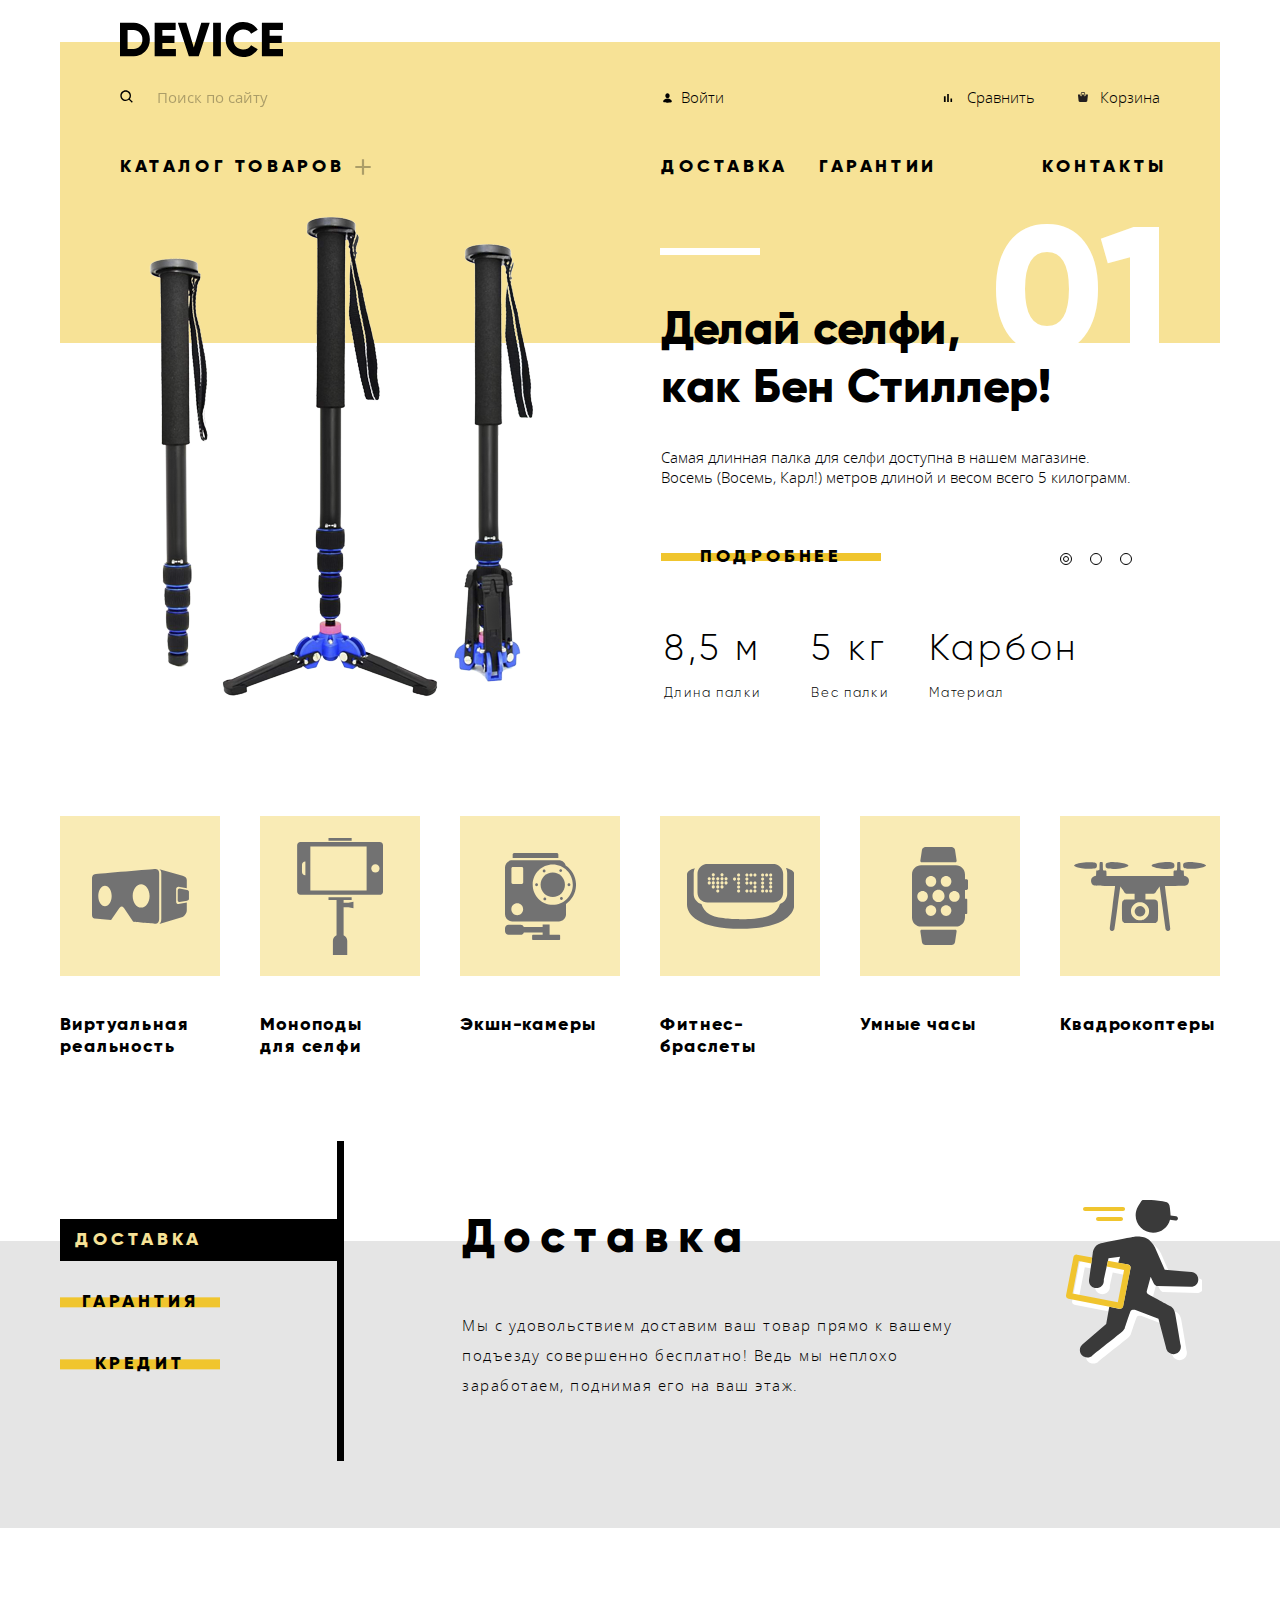
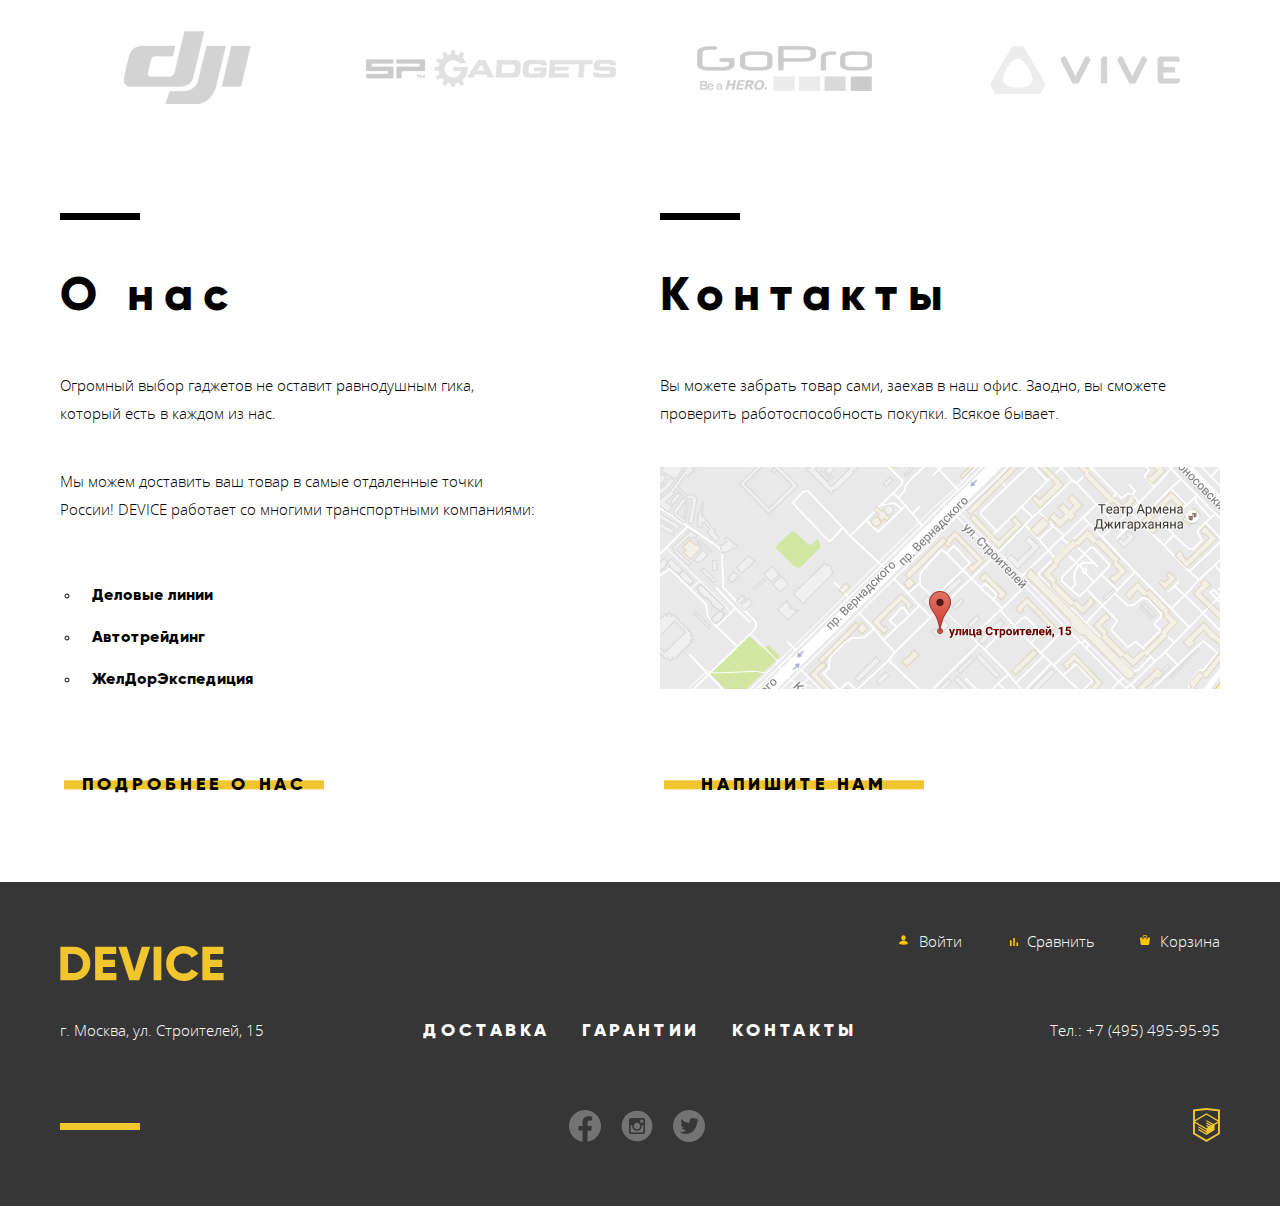
<file: index.html>
<!DOCTYPE html>
<html lang="ru">

<head>
	<meta charset="UTF-8">
	<meta name="viewport" content="width=device-width, initial-scale=1.0">
	<title>HTML Academy: Девайс</title>
	<link rel="stylesheet" href="css/normalize.css">
	<link rel="stylesheet" href="css/min.style.css">
	<link rel="icon" href="favicon.ico">
</head>

<body class="body">
	<header class="header">
		<div class="container header-container">
			<a href="#">
				<img src="img/logo.svg" class="header-logo" alt="Логотип компании DEVICE" width="163" height="35">
			</a>
			<div class="header-info">
				<div class="header-info_menu">
					<form action="url" class="header-form">
						<label for="header-form_label"></label>
						<input type="search" id="header-form_label" placeholder="Поиск по сайту"
							class="header-form_input">
						<button class="header-form_button" aria-label="Нажмите на Enter для поиска"><span>Найти</span></button>
					</form>
					<ul class="user-navigation list-reset">
						<li class="user-navigation_item user-navigation_item--authorization">
							<a href="#" class="user-navigation_link user-link">Войти</a>
						</li>
						<li class="user-navigation_item">
							<a href="#" class="user-navigation_link compare">Сравнить</a>
						</li>
						<li class="user-navigation_item">
							<a href="#" class="user-navigation_link basket">Корзина</a>
						</li>
					</ul>
				</div>
				<nav class="header-navigation">
					<ul class="navigation-list list-reset">
						<li class="navigation-list_item">
							<a href="catalog.html" class="navigation-list_link">Каталог товаров</a>
							<button class="navigation-list_button" aria-label="Открыть список продуктов"></button>
							<div class="submenu-wrapper navigation-list_subcatalog-list">
								<ul class="subcatalog-list list-reset">
									<li class="subcatalog_item">
										<a href="#" class="subcatalog-list_link">Виртуальная реальность</a>
									</li>
									<li class="subcatalog_item">
										<a href="#" class="subcatalog-list_link">Моноподы для селфи</a>
									</li>
									<li class="subcatalog_item">
										<a href="#" class="subcatalog-list_link">Экшн-камеры</a>
									</li>
								</ul>
								<ul class="subcatalog-list list-reset">
									<li class="subcatalog_item">
										<a href="#" class="subcatalog-list_link">Фитнес-браслеты</a>
									</li>
									<li class="subcatalog_item">
										<a href="#" class="subcatalog-list_link">Умные часы</a>
									</li>
								</ul>
								<ul class="subcatalog-list list-reset">
									<li class="subcatalog_item">
										<a href="#" class="subcatalog-list_link">Квадрокоптеры</a>
									</li>
								</ul>
							</div>
						</li>
						<li class="navigation-list_item info-list_item">
							<a href="#" class="navigation-list_link">Доставка</a>
						</li>
						<li class="navigation-list_item info-list_item">
							<a href="#" class="navigation-list_link">Гарантии</a>
						</li>
						<li class="navigation-list_item info-list_item">
							<a href="#" class="navigation-list_link">Контакты</a>
						</li>
					</ul>
				</nav>
			</div>
		</div>
	</header>
	<main>
		<h1 class="visually-hidden">Интернет-магазин Девайс</h1>
		<section>
			<div class="container">
				<h2 class="visually-hidden">Рекламный слайдер</h2>
				<div class="slider">
					<ul class="slider-list list-reset">
						<li class="slider-item slide-1 slide slide--current">
							<div class="slide-image">
								<img src="img/slider-1-1.png" alt="Раскладная селфи палка с универсальным держателем" width="384" height="486">
							</div>
							<div class="slide-content">
								<div class="slide-content_text slide-text">
									<h3 class="slide-text_slogan title">Делай селфи,<br> как Бен Стиллер!</h3>
									<p class="slide-text_description">Самая длинная палка для селфи доступна в нашем
										магазине. <br> Восемь (Восемь, Карл!) метров длиной и весом всего 5 килограмм.
									</p>
								</div>
								<a href="#" class="button slider-content_button">Подробнее</a>
								<table class="slider-table">
									<thead>
										<tr class="table-value">
											<td>8,5 м</td>
											<td>5 кг</td>
											<td>Карбон</td>
										</tr>
										<tr class="table-characteristic">
											<td>Длина палки</td>
											<td>Вес палки</td>
											<td>Материал</td>
										</tr>
									</thead>
								</table>

							</div>
						</li>
						<li class="slider-item slide-2 slide">
							<div class="slide-image">
								<img src="img/slider-1-2.png" alt="Черный браслет с экраном" class="slide-image" width="334" height="526">
							</div>
							<div class="slide-content">
								<div class="slide-content_text slide-text">
									<h3 class="slide-text_slogan title">Худеем <br>правильно!</h3>
									<p class="slide-text_description">Мотивирующие фитнес-браслеты помогут найти в себе
										силы
										<br>не пропускать занятия и соблюдать диету.
									</p>
								</div>
								<a href="#" class="button slider-content_button">Подробнее</a>
								<table class="slider-table">
									<thead>
										<tr class="table-value">
											<td>48 часов</td>
										</tr>
										<tr class="table-characteristic">
											<td>Без зарядки</td>
										</tr>
									</thead>
								</table>
							</div>
						</li>
						<li class="slider-item slide-3 slide">
							<div class="slide-image">
								<img src="img/slider-1-3.png" alt="Белый квадрокоптер с четырмя винтами" class="slide-image" width="526" height="334">
							</div>
							<div class="slide-content">
								<div class="slide-content_text slide-text">
									<h3 class="slide-text_slogan title">Порхает как бабочка,<br>жалит как пчела!</h3>
									<p class="slide-text_description">Этот обычный, на первый взгляд, квадрокоптер
										оснащен
										мощным лазером, замаскированным под стандартную камеру.
									</p>
								</div>
								<a href="#" class="button slider-content_button">Подробнее</a>
								<table class="slider-table">
									<thead>
										<tr class="table-value">
											<td>800 м</td>
											<td>50 м</td>
										</tr>
										<tr class="table-characteristic">
											<td>Дальность полета</td>
											<td>Радиус поражения</td>
										</tr>
									</thead>
								</table>
							</div>
						</li>
					</ul>
					<div class="slider-controls">
						<button type="button"
							class="slider-controls_button slide-promo-1 slider-controls_button--current"
							aria-label="Слайд №1"></button>
						<button type="button" class="slider-controls_button slide-promo-2"
							aria-label="Слайд №2"></button>
						<button type="button" class="slider-controls_button slide-promo-3"
							aria-label="Слайд №3"></button>
					</div>
				</div>
			</div>
		</section>
		<section class="popular-product">
			<h2 class="visually-hidden">Популярные товары</h2>
			<div class="container">
				<ul class="product-list list-reset">
					<li class="product-list_item">
						<a href="#"  class="product-list_link">
							<div class="product">
								<div class="product-image">
									<img src="img/popular-1.svg" alt="минималистическая картинка очков виртуальной реальности" width="97" height="55">
								</div>
								<h3 class="product-title">Виртуальная реальность</h3>
							</div>
						</a>
					</li>
					<li class="product-list_item">
						<a href="#" class="product-list_link">
							<div class="product">
								<div class="product-image">
									<img src="img/popular-2.svg" alt="минималистическая картинка моноподов для селфи" width="86" height="117">
								</div>
								<h3 class="product-title">Моноподы<br> для селфи</h3>
							</div>
						</a>
					</li>
					<li class="product-list_item">
						<a href="#" class="product-list_link">
							<div class="product">
								<div class="product-image">
									<img src="img/popular-3.svg" alt="минималистическая картинка экшен-камеры" width="71" height="87">
								</div>
								<h3 class="product-title">Экшн-камеры</h3>
							</div>
						</a>
					</li>
					<li class="product-list_item">
						<a href="#" class="product-list_link">
							<div class="product">
								<div class="product-image">
									<img src="img/popular-4.svg" alt="минималистическая картинка фитнес браслета" width="107" height="65">
								</div>
								<h3 class="product-title">Фитнес-браслеты</h3>
							</div>
						</a>
					</li>
					<li class="product-list_item">
						<a href="#" class="product-list_link">
							<div class="product">
								<div class="product-image">
									<img src="img/popular-5.svg" alt="минималистическая картинка умных часов" width="56" height="98">
								</div>
								<h3 class="product-title">Умные часы</h3>
							</div>
						</a>
					</li>
					<li class="product-list_item">
						<a href="#" class="product-list_link">
							<div class="product">
								<div class="product-image">
									<img src="img/popular-6.svg" alt="минималистическая картинка квадрокоптера" width="132" height="69">
								</div>
								<h3 class="product-title">Квадрокоптеры</h3>
							</div>
						</a>
					</li>
				</ul>
			</div>
		</section>
		<section class="delivery">
			<h2 class="visually-hidden">Перечень услуг</h2>
			<div class="container service-container">
				<div class="service">
					<ul class="service-list list-reset">
						<li class="service-item unselectable">
							<button type="button"
								class="button service-button service-button-one service-button--current">Доставка</button>
						</li>
						<li class="service-item unselectable">
							<button type="button" class="button service-button-two service-button">Гарантия</button>
						</li>
						<li class="service-item unselectable">
							<button type="button" class="button service-button-three service-button">Кредит</button>
						</li>
					</ul>
				</div>

				<div class="service-description">
					<ul class="delivery-slider list-reset">
						<li class="delivery-slider_slide slide-4 delivery-slider_slide--curent">
							<h3 class="service-description_title title">Доставка</h3>
							<p class="service-description_text">
								Мы с удовольствием доставим ваш товар прямо к вашему <br>
								подъезду совершенно бесплатно! Ведь мы неплохо <br>
								заработаем, поднимая его на ваш этаж.
							</p>
						</li>
						<li class="delivery-slider_slide slide-5">
							<h3 class="service-description_title title">Гарантия</h3>
							<p class="service-description_text">
								Если из-за возгорания купленного у нас товара у вас сгорит дом — <br> не переживайте, мы
								выдадим
								вам новый. <br> Товар, не дом, конечно же.
							</p>
						</li>
						<li class="delivery-slider_slide slide-6">
							<h3 class="service-description_title title">Кредит</h3>
							<p class="service-description_text">
								Залезть в долговую яму стало проще! Кредитные консультанты <br> подберут для вас
								наиболее
								выгодные <br> условия кредита. Выгодные для нашего банка, разумеется.
							</p>
						</li>
					</ul>
				</div>
			</div>
		</section>
		<section class="logotypes">
			<div class="container">
				<h2 class="visually-hidden">Наши партнеры</h2>
				<ul class="logotype-list list-reset">
					<li class="logotype-item">
						<div class="logotypes-box">
							<img src="img/logo-1.png" alt="Логотип компании партнера, DJI" width="260" height="100">
						</div>
					</li>
					<li class="logotype-item">
						<div class="logotypes-box">
							<img src="img/logo-2.png" alt="Логотип компании партнера, SP-GADGEST" width="260" height="100">
						</div>
					</li>
					<li class="logotype-item">
						<div class="logotypes-box">
							<img src="img/logo-3.png" alt="Логотип компании партнера, GOPRO" width="260" height="100">
						</div>
					</li>
					<li class="logotype-item">
						<div class="logotypes-box">
							<img src="img/logo-4.png" alt="Логотип компании партнера, VIVE" width="260" height="100">
						</div>
					</li>
				</ul>
			</div>
		</section>
		<div class="container info-container">
			<section class="info about-us">
				<h2 class="info-title title">О нас</h2>
				<p class="info-text">Огромный выбор гаджетов не оставит равнодушным гика, <br>который есть в каждом из
					нас.
				</p>
				<p class="info-text">Мы можем доставить ваш товар в самые отдаленные точки <br>России! DEVICE работает
					со многими транспортными компаниями:
				</p>
				<ul class="about-us-list list-reset">
					<li>Деловые линии</li>
					<li>Автотрейдинг</li>
					<li>ЖелДорЭкспедиция</li>
				</ul>
				<a href="#" class="button info-button">Подробнее о нас</a>
			</section>

			<section class="contacts">
				<h2 class="info-title title">Контакты</h2>
				<p class="info-text">Вы можете забрать товар сами, заехав в наш офис. Заодно, вы сможете <br>проверить
					работоспособность покупки. Всякое бывает.</p>
				<div class="contacts-map">
					<img id="map-popup-link" src="img/map-1.png" alt="Карта с адресом" width="560" height="222">
				</div>
				<button class="button info-button" id="feedback-button">Напишите нам</button>
			</section>
		</div>
	</main>
	<footer>
		<div class="container">
			<div class="footer-row-1">
				<a href="#" class="footer-logo-link">
					<img src="img/footer-logo.svg" alt="Логотип компании DEVICE" width="164" height="35">
				</a>
				<ul class="user-navigation footer-user-navigation list-reset">
					<li class="user-navigation_item">
						<a href="#" class="user-navigation_link user-link-footer">Войти</a>
					</li>
					<li class="user-navigation_item">
						<a href="#" class="user-navigation_link compare-footer">Сравнить</a>
					</li>
					<li class="user-navigation_item">
						<a href="#" class="user-navigation_link basket-footer">Корзина</a>
					</li>
				</ul>
			</div>
			<div class="footer-row-2">
				<a href="#" class="footer-adres">г. Москва, ул. Строителей, 15</a>
				<ul class="navigation-list footer-navigation-list list-reset">
					<li class="navigation-list_item info-list_item">
						<a href="#" class="navigation-list_link">Доставка</a>
					</li>
					<li class="navigation-list_item info-list_item">
						<a href="#" class="navigation-list_link">Гарантии</a>
					</li>
					<li class="navigation-list_item info-list_item">
						<a href="#" class="navigation-list_link">Контакты</a>
					</li>
				</ul>
				<a href="tel:+74954959595" class="footer-phone">Тел.: +7 (495) 495-95-95</a>
			</div>
			<div class="footer-row-3">
				<span class="minus"></span>
				<ul class="footer-list list-reset">
					<li class="footer-list_item">
						<a href="#" class="footer-list_link">Facebook
							<img src="img/icon_facebook.svg" alt="Иконка фейсбука" width="32" height="32" aria-label="сслыка на группу facebook">
						</a>
					</li>
					<li class="footer-list_item">
						<a href="#" class="footer-list_link">Instagram
							<img src="img/icon_instagram.svg" alt="Иконка инстаграма" width="32" height="32" aria-label="сслыка на профиль в инстаграм">
						</a>
					</li>
					<li class="footer-list_item">
						<a href="#" class="footer-list_link">Twitter
							<img src="img/icon_twitter.svg" alt="Иконка твиттера" width="32" height="32" aria-label="сслыка на профиль в твиттер">
						</a>
					</li>
				</ul>
				<a href="https://htmlacademy.ru/intensive/htmlcss" class="html-link">
					<img src="img/logo-html.svg" alt="Логотип HTML" width="27" height="34">
				</a>
			</div>
		</div>
	</footer>
	<div class="wrapper-popup-feedback popup-wrapper">
		<section class="write-us-popup popup" id="feedback-popup">
			<h2 class="visually-hidden">Обратная связь с нами</h2>
			<form action="https://echo.htmlacademy.ru" method="post" class="write-us-form">
				<label>Ваше имя: <br>
					<input id="form-name" type="text" name="name" placeholder="Имя Фамилия" required>
				</label>
				<label>Ваш e-mail: <br>
					<input id="form-email" type="email" name="email" placeholder="email@example.com" required>
				</label>
				<label class="write-us-form_textarea">Текст письма: <br>
					<textarea id="form-textarea" name="textarea" placeholder="В свободной форме" required></textarea>
				</label>
				<button type="submit" class="button write-us-form_button">Отправить</button>
			</form>
			<button type="button" class="button-close-feedback button-close">Закрыть</button>
		</section>
	</div>

	<div class="wrapper-popup-map popup-wrapper">
		<section class="popup-map popup" id="map-popup">
			<h2 class="visually-hidden">Как до нас добраться</h2>
			<iframe class="map"
				src="https://www.google.com/maps/embed?pb=!1m18!1m12!1m3!1d1337.3325787686417!2d37.529061469675696!3d55.68696501551501!2m3!1f0!2f0!3f0!3m2!1i1024!2i768!4f13.1!3m3!1m2!1s0x46b54cf65f5c8955%3A0x694710ccd55501e!2z0YPQuy4g0KHRgtGA0L7QuNGC0LXQu9C10LksIDE1LCDQnNC-0YHQutCy0LAsINCg0L7RgdGB0LjRjywgMTE5MzEx!5e0!3m2!1sru!2sby!4v1612287888303!5m2!1sru!2sby">
			</iframe>
			<button type="button" class="button-close-map button-close">Закрыть</button>
		</section>
	</div>

	<script src="js/min.script.js"></script>
</body>

</html>
</file>
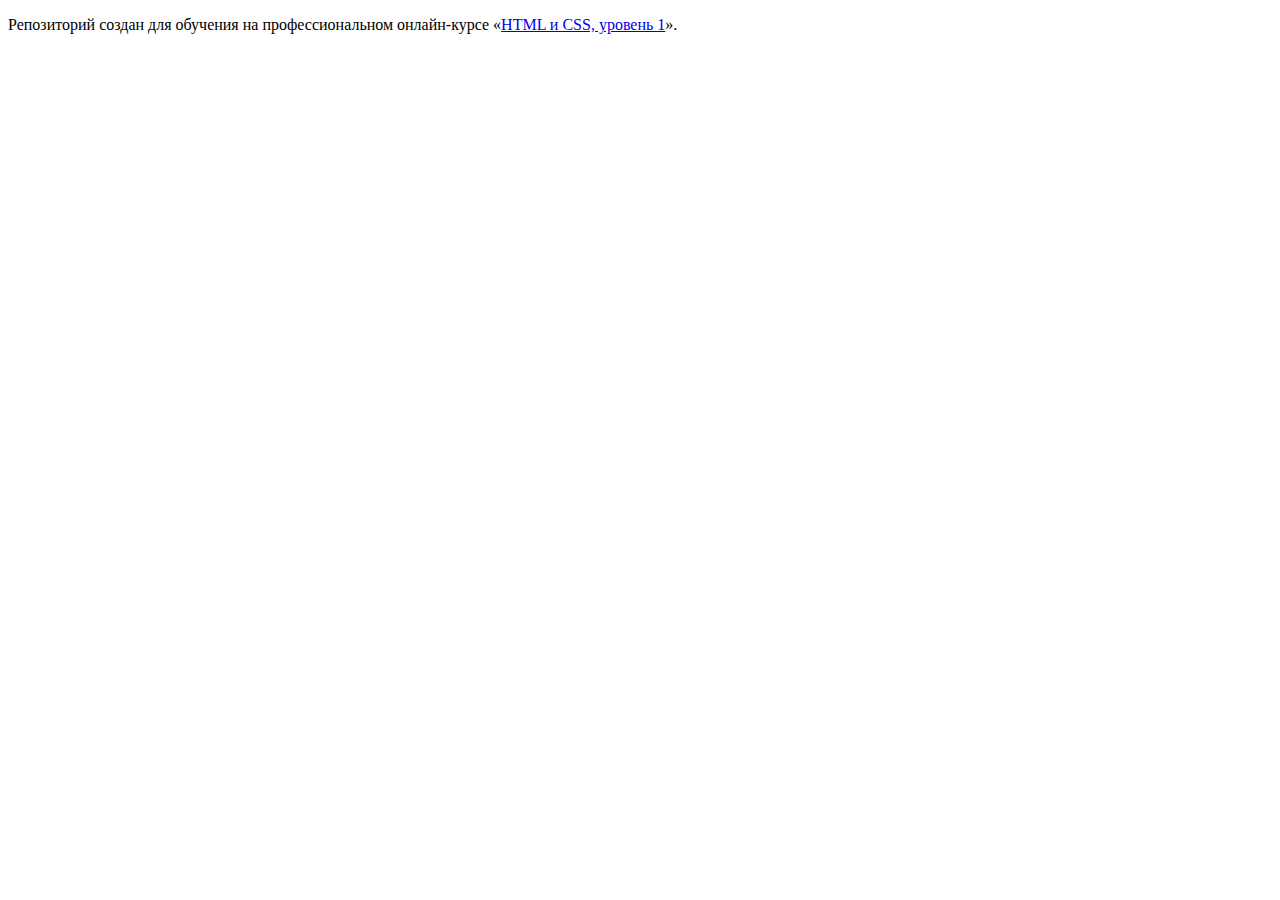
<file: 1/index.html>
<!DOCTYPE html>
<html lang="ru">
  <head>
    <meta charset="utf-8">
    <title>HTML Academy: Девайс</title>
    <base href="https://htmlacademy-htmlcss.github.io/1355873-device-30/1/">
</head>
  <body>

    <p>Репозиторий создан для обучения на профессиональном онлайн‑курсе «<a href="https://htmlacademy.ru/intensive/htmlcss">HTML и CSS, уровень 1</a>».</p>

  </body>
</html>
</file>
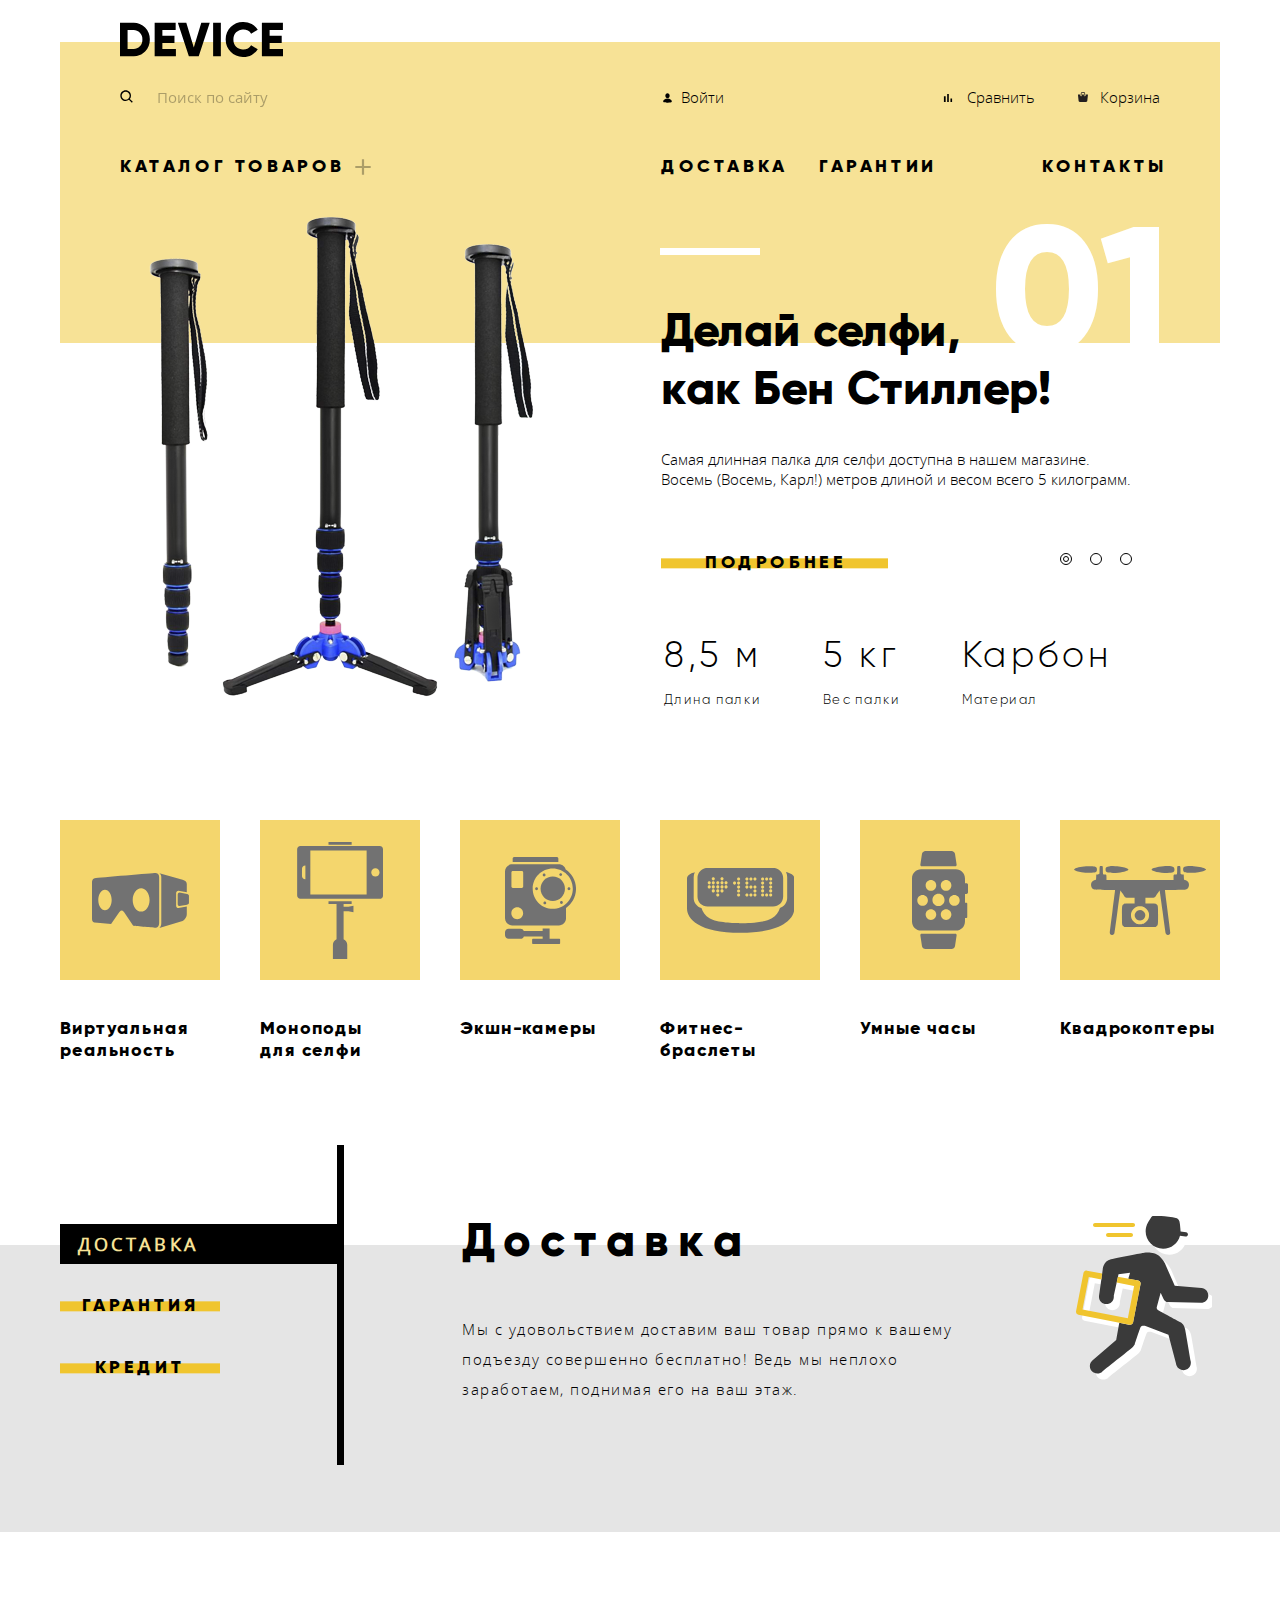
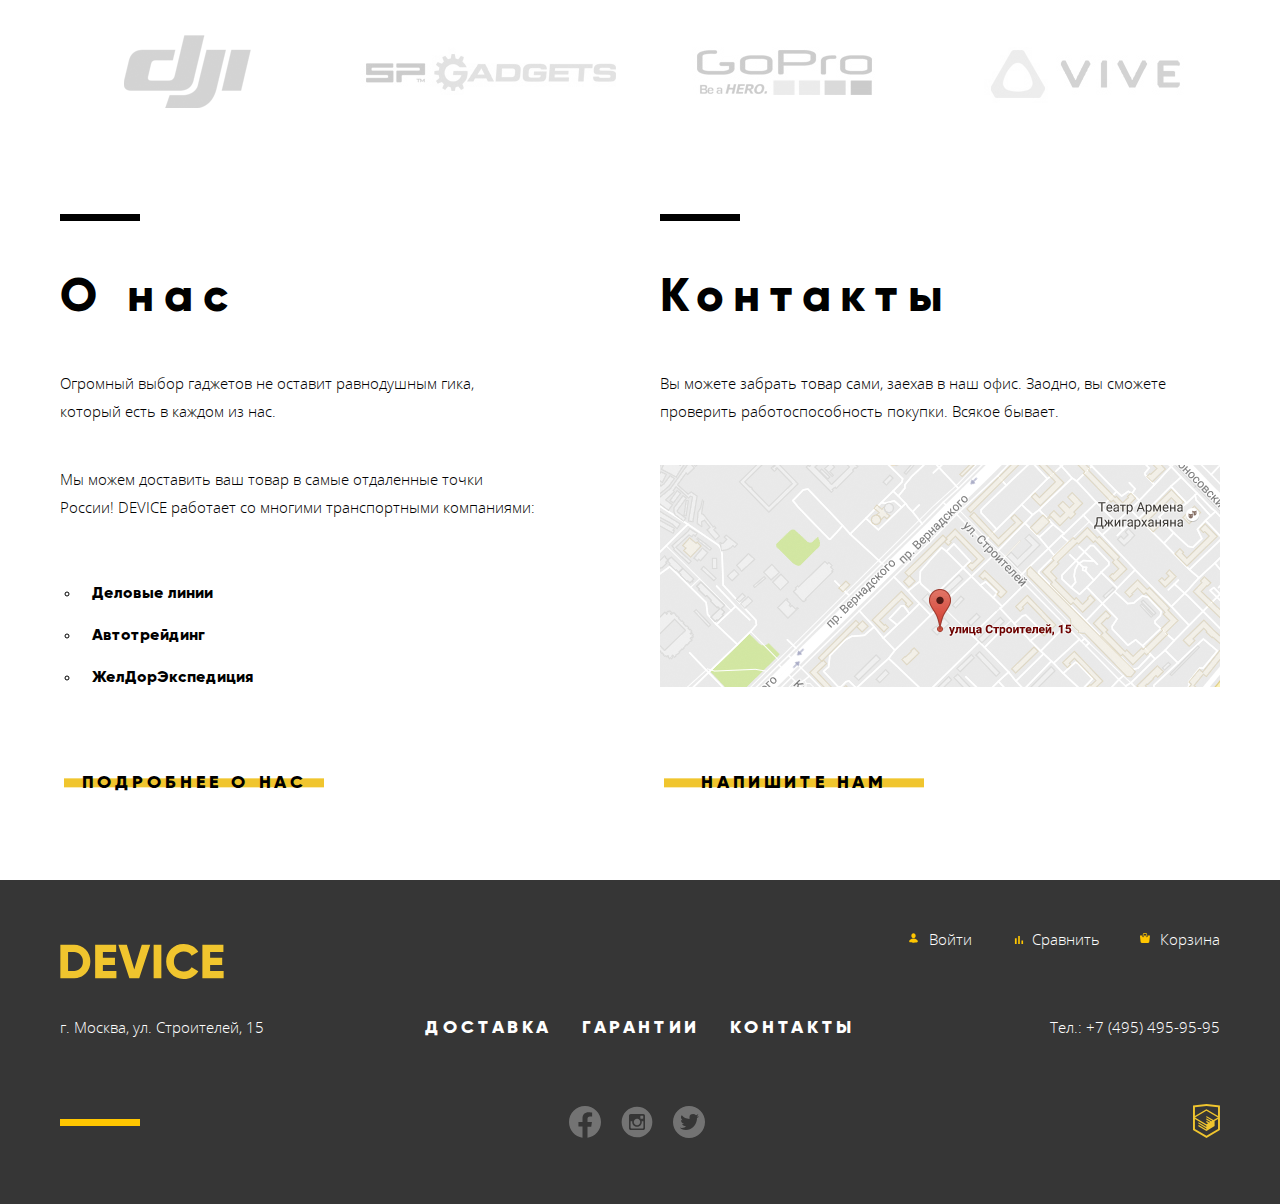
<file: 7/index.html>
<!DOCTYPE html>
<html lang="ru">

<head>
	<meta charset="UTF-8">
	<meta name="viewport" content="width=device-width, initial-scale=1.0">
	<title>HTML Academy: Девайс</title>
	<link rel="stylesheet" href="css/normalize.css">
	<link rel="stylesheet" href="css/style.css">
	<link rel="icon" href="favicon.ico">
  <base href="https://htmlacademy-htmlcss.github.io/1355873-device-30/7/">
</head>

<body>
	<header class="header">
		<div class="container header-container">
			<a href="#">
				<img src="img/logo.svg" class="header-logo" alt="Логотип компании DEVICE" width="163" height="35">
			</a>
			<div class="header-info">
				<div class="header-info_menu">
					<form action="url" class="header-form">
						<label for="header-form_label"></label>
						<input type="search" id="header-form_label" placeholder="Поиск по сайту"
							class="header-form_input">
						<button class="header-form_button"><span>Найти</span></button>
					</form>
					<ul class="user-navigation">
						<li class="user-navigation_item user-navigation_item--authorization">
							<a href="#" class="user-navigation_link user-link">Войти</a>
						</li>
						<li class="user-navigation_item">
							<a href="#" class="user-navigation_link compare">Сравнить</a>
						</li>
						<li class="user-navigation_item">
							<a href="#" class="user-navigation_link basket">Корзина</a>
						</li>
					</ul>
				</div>
				<nav class="header-navigation">
					<ul class="navigation-list">
						<li class="navigation-list_item">
							<a href="catalog.html" class="navigation-list_link">Каталог товаров</a>
							<button class="navigation-list_button" aria-label="Открыть"></button>
							<div class="submenu-wrapper navigation-list_subcatalog-list">
								<ul class="subcatalog-list">
									<li class="subcatalog_item">
										<a href="#" class="subcatalog-list_link">Виртуальная реальность</a>
									</li>
									<li class="subcatalog_item">
										<a href="#" class="subcatalog-list_link">Моноподы для селфи</a>
									</li>
									<li class="subcatalog_item">
										<a href="#" class="subcatalog-list_link">Экшн-камеры</a>
									</li>
								</ul>
								<ul class="subcatalog-list">
									<li class="subcatalog_item">
										<a href="#" class="subcatalog-list_link">Фитнес-браслеты</a>
									</li>
									<li class="subcatalog_item">
										<a href="#" class="subcatalog-list_link">Умные часы</a>
									</li>
								</ul>
								<ul class="subcatalog-list">
									<li class="subcatalog_item">
										<a href="#" class="subcatalog-list_link">Квадрокоптеры</a>
									</li>
								</ul>
							</div>
						</li>
						<li class="navigation-list_item info-list_item">
							<a href="#" class="navigation-list_link">Доставка</a>
						</li>
						<li class="navigation-list_item info-list_item">
							<a href="#" class="navigation-list_link">Гарантии</a>
						</li>
						<li class="navigation-list_item info-list_item">
							<a href="#" class="navigation-list_link">Контакты</a>
						</li>
					</ul>
				</nav>
			</div>
		</div>
	</header>
	<main>
		<h1 class="visually-hidden">Интернет-магазин Девайс</h1>
		<section>
			<div class="container">
				<h2 class="visually-hidden">Рекламный слайдер</h2>
				<div class="slider">
					<ul class="slider-list">
						<li class="slider-item slide-1 slide slide--current">
							<div class="slide-image">
								<img src="img/slider-1-1.png" alt="" width="384" height="486">
							</div>
							<div class="slide-content">
								<div class="slide-content_text slide-text">
									<h3 class="slide-text_slogan title">Делай селфи,<br> как Бен Стиллер!</h3>
									<p class="slide-text_description">Самая длинная палка для селфи доступна в нашем
										магазине. <br> Восемь (Восемь, Карл!) метров длиной и весом всего 5 килограмм.
									</p>
								</div>
								<a href="#" class="button slider-content_button">Подробнее</a>
								<table class="slider-table">
									<thead>
										<tr class="table-value">
											<td>8,5 м</td>
											<td>5 кг</td>
											<td>Карбон</td>
										</tr>
										<tr class="table-characteristic">
											<td>Длина палки</td>
											<td>Вес палки</td>
											<td>Материал</td>
										</tr>
									</thead>
								</table>
							</div>
						</li>
						<li class="slider-item slide-2 slide">
							<div class="slide-image">
								<img src="img/slider-1-2.png" alt="" class="slide-image" width="334" height="526">
							</div>
							<div class="slide-content">
								<div class="slide-content_text slide-text">
									<h3 class="slide-text_slogan title">Худеем <br>правильно!</h3>
									<p class="slide-text_description">Мотивирующие фитнес-браслеты помогут найти в себе
										силы
										<br>не пропускать занятия и соблюдать диету.
									</p>
								</div>
								<a href="#" class="button slider-content_button">Подробнее</a>
								<table class="slider-table">
									<thead>
										<tr class="table-value">
											<td>48 часов</td>
										</tr>
										<tr class="table-characteristic">
											<td>Без зарядки</td>
										</tr>
									</thead>
								</table>
							</div>
						</li>
						<li class="slider-item slide-3 slide">
							<div class="slide-image">
								<img src="img/slider-1-3.png" alt="" class="slide-image" width="526" height="334">
							</div>
							<div class="slide-content">
								<div class="slide-content_text slide-text">
									<h3 class="slide-text_slogan title">Порхает как бабочка,<br>жалит как пчела!</h3>
									<p class="slide-text_description">Этот обычный, на первый взгляд, квадрокоптер
										оснащен
										мощным лазером, замаскированным под стандартную камеру.
									</p>
								</div>
								<a href="#" class="button slider-content_button">Подробнее</a>
								<table class="slider-table">
									<thead>
										<tr class="table-value">
											<td>800 м</td>
											<td>50 м</td>
										</tr>
										<tr class="table-characteristic">
											<td>Дальность полета</td>
											<td>Радиус поражения</td>
										</tr>
									</thead>
								</table>
							</div>
						</li>
					</ul>
					<div class="slider-controls">
						<button type="button" class="slider-controls_button slide-promo-1 slider-controls_button--current"
							aria-label="Слайд №1"></button>
						<button type="button" class="slider-controls_button slide-promo-2" aria-label="Слайд №2"></button>
						<button type="button" class="slider-controls_button slide-promo-3" aria-label="Слайд №3"></button>
					</div>
				</div>
			</div>
		</section>
		<section class="popular-product">
			<h2 class="visually-hidden">Популярные товары</h2>
			<div class="container">
				<ul class="product-list">
					<li>
						<a href="#">
							<div class="product">
								<div class="product-image">
									<img src="img/popular-1.svg" alt="" width="97" height="55">
								</div>
								<h3 class="product-title">Виртуальная реальность</h3>
							</div>
						</a>
					</li>
					<li>
						<a href="#">
							<div class="product">
								<div class="product-image">
									<img src="img/popular-2.svg" alt="" width="86" height="117">
								</div>
								<h3 class="product-title">Моноподы<br> для селфи</h3>
							</div>
						</a>
					</li>
					<li>
						<a href="#">
							<div class="product">
								<div class="product-image">
									<img src="img/popular-3.svg" alt="" width="71" height="87">
								</div>
								<h3 class="product-title">Экшн-камеры</h3>
							</div>
						</a>
					</li>
					<li>
						<a href="#">
							<div class="product">
								<div class="product-image">
									<img src="img/popular-4.svg" alt="" width="107" height="65">
								</div>
								<h3 class="product-title">Фитнес-браслеты</h3>
							</div>
						</a>
					</li>
					<li>
						<a href="#">
							<div class="product">
								<div class="product-image">
									<img src="img/popular-5.svg" alt="" width="56" height="98">
								</div>
								<h3 class="product-title">Умные часы</h3>
							</div>
						</a>
					</li>
					<li>
						<a href="#">
							<div class="product">
								<div class="product-image">
									<img src="img/popular-6.svg" alt="" width="132" height="69">
								</div>
								<h3 class="product-title">Квадрокоптеры</h3>
							</div>
						</a>
					</li>
				</ul>
			</div>
		</section>
		<section class="delivery">
			<h2 class="visually-hidden">Перечень услуг</h2>
			<div class="container service-container">
				<div class="service">
					<ul class="service-list">
						<li class="service-item unselectable">
							<label for="delivery-slide-1" class="button service-btn">Доставка</label>
						</li>
						<li class="service-item unselectable">
							<label for="delivery-slide-2" class="button service-btn">Гарантия</label>
						</li>
						<li class="service-item unselectable">
							<label for="delivery-slide-3" class="button service-btn">Кредит</label>
						</li>
					</ul>
				</div>

				<div class="service-description">
					<input type="radio" name="delivery" id="delivery-slide-1" class="visually-hidden" checked>
					<input type="radio" name="delivery" id="delivery-slide-2" class="visually-hidden">
					<input type="radio" name="delivery" id="delivery-slide-3" class="visually-hidden">
					<div class="service-slide slide-4">
						<h3 class="service-description_title title">Доставка</h3>
						<p class="service-description_text">
							Мы с удовольствием доставим ваш товар прямо к вашему <br>
							подъезду совершенно бесплатно! Ведь мы неплохо <br>
							заработаем, поднимая его на ваш этаж.
						</p>
					</div>
					<div class="service-slide slide-5">
						<h3 class="service-description_title title">Гарантия</h3>
						<p class="service-description_text">
							Если из-за возгорания купленного у нас товара у вас сгорит дом — <br> не переживайте, мы
							выдадим
							вам новый. <br> Товар, не дом, конечно же.
						</p>
					</div>
					<div class="service-slide slide-6">
						<h3 class="service-description_title title">Кредит</h3>
						<p class="service-description_text">
							Залезть в долговую яму стало проще! Кредитные консультанты <br> подберут для вас наиболее
							выгодные <br> условия кредита. Выгодные для нашего банка, разумеется.
						</p>
					</div>
				</div>
			</div>
		</section>
		<section class="logotypes">
			<div class="container">
				<h2 class="visually-hidden">Наши партнеры</h2>
				<ul class="logotype-list">
					<li class="logotype-item">
						<div class="logotypes-box">
							<img src="img/logo-1.png" alt="" width="260" height="100">
						</div>
					</li>
					<li class="logotype-item">
						<div class="logotypes-box">
							<img src="img/logo-2.png" alt="" width="260" height="100">
						</div>
					</li>
					<li class="logotype-item">
						<div class="logotypes-box">
							<img src="img/logo-3.png" alt="" width="260" height="100">
						</div>
					</li>
					<li class="logotype-item">
						<div class="logotypes-box">
							<img src="img/logo-4.png" alt="" width="260" height="100">
						</div>
					</li>
				</ul>
			</div>
		</section>
		<div class="container info-container">
			<section class="info aboutus">
				<h2 class="info-title title">О нас</h2>
				<p class="info-text">Огромный выбор гаджетов не оставит равнодушным гика, <br>который есть в каждом из
					нас.
				</p>
				<p class="info-text">Мы можем доставить ваш товар в самые отдаленные точки <br>России! DEVICE работает
					со многими транспортными компаниями:
				</p>
				<ul class="aboutus-list">
					<li>Деловые линии</li>
					<li>Автотрейдинг</li>
					<li>ЖелДорЭкспедиция</li>
				</ul>
				<a href="#" class="button info-button">Подробнее о нас</a>
			</section>

			<section class="contacts">
				<h2 class="info-title title">Контакты</h2>
				<p class="info-text">Вы можете забрать товар сами, заехав в наш офис. Заодно, вы сможете <br>проверить
					работоспособность покупки. Всякое бывает.</p>
				<div class="contacts-map">
					<img id="map-popup-link" src="img/map-1.png" alt="Карта с адресом">
				</div>
				<button class="button info-button" id="feedback-button">Напишите нам</button>
			</section>
		</div>
	</main>
	<footer>
		<div class="container">
			<div class="footer-row-1">
				<a href="#" class="footer-logo-link">
					<img src="img/footer-logo.svg" alt="Логотип компании DEVICE" width="164" height="35">
				</a>
				<ul class="user-navigation footer-user-navigation">
					<li class="user-navigation_item">
						<a href="#" class="user-navigation_link user-link-footer">Войти</a>
					</li>
					<li class="user-navigation_item">
						<a href="#" class="user-navigation_link compare-footer">Сравнить</a>
					</li>
					<li class="user-navigation_item">
						<a href="#" class="user-navigation_link basket-footer">Корзина</a>
					</li>
				</ul>
			</div>
			<div class="footer-row-2">
				<a href="#" class="footer-adres">г. Москва, ул. Строителей, 15</a>
				<ul class="navigation-list footer-navigation-list">
					<li class="navigation-list_item info-list_item">
						<a href="#" class="navigation-list_link">Доставка</a>
					</li>
					<li class="navigation-list_item info-list_item">
						<a href="#" class="navigation-list_link">Гарантии</a>
					</li>
					<li class="navigation-list_item info-list_item">
						<a href="#" class="navigation-list_link">Контакты</a>
					</li>
				</ul>
				<a href="tel:+74954959595" class="footer-phone">Тел.: +7 (495) 495-95-95</a>
			</div>
			<div class="footer-row-3">
				<span class="minus"></span>
				<ul class="footer-list">
					<li class="footer-list_item"><a href="#" class="footer-list_link">Facebook
							<img src="img/icon_facebook.svg" alt="Иконка фейсбука" width="32" height="32">
						</a>
					</li>
					<li class="footer-list_item"><a href="#" class="footer-list_link">Instagram
							<img src="img/icon_instagram.svg" alt="Иконка инстаграма" width="32" height="32">
						</a>
					</li>
					<li class="footer-list_item"><a href="#" class="footer-list_link">Twitter
							<img src="img/icon_twitter.svg" alt="Иконка твиттера" width="32" height="32">
						</a>
					</li>
				</ul>
				<a href="https://htmlacademy.ru/intensive/htmlcss" class="html-link">
					<img src="img/logo-html.svg" alt="Логотип HTML" width="27" height="34">
				</a>
			</div>
		</div>
	</footer>
	<div class="wrapper-popup-feedback popup-wrapper">
		<section class="write-us-popup popup" id="feedback-popup">
			<h2 class="visually-hidden">Обратная связь с нами</h2>
			<form action="https://echo.htmlacademy.ru" method="post" class="write-us-form">
				<label>Ваше имя: <br>
					<input id="form-name" type="text" name="name" placeholder="Имя Фамилия" required>
				</label>
				<label>Ваш e-mail: <br>
					<input id="form-email" type="email" name="email" placeholder="email@example.com" required>
				</label>
				<label class="write-us-form_textarea">Текст письма: <br>
					<textarea id="form-textarea" name="textarea" placeholder="В свободной форме" required></textarea>
				</label>
				<button type="submit" class="button write-us-form_button">Отправить</button>
			</form>
			<button type="button" class="button-close-feedback button-close">Закрыть</button>
		</section>
	</div>

	<div class="wrapper-popup-map popup-wrapper">
		<section class="popup-map popup" id="map-popup">
			<h2 class="visually-hidden">Как до нас добраться</h2>
			<iframe class="map"
				src="https://www.google.com/maps/embed?pb=!1m18!1m12!1m3!1d1337.3325787686417!2d37.529061469675696!3d55.68696501551501!2m3!1f0!2f0!3f0!3m2!1i1024!2i768!4f13.1!3m3!1m2!1s0x46b54cf65f5c8955%3A0x694710ccd55501e!2z0YPQuy4g0KHRgtGA0L7QuNGC0LXQu9C10LksIDE1LCDQnNC-0YHQutCy0LAsINCg0L7RgdGB0LjRjywgMTE5MzEx!5e0!3m2!1sru!2sby!4v1612287888303!5m2!1sru!2sby"
				width="600" height="450" frameborder="0" style="border:0;" allowfullscreen="" aria-hidden="false"
				tabindex="0"> </iframe>
			<button type="button" class="button-close-map button-close">Закрыть</button>
		</section>
	</div>




	<script src="js/script.js"></script>
</body>

</html>
</file>
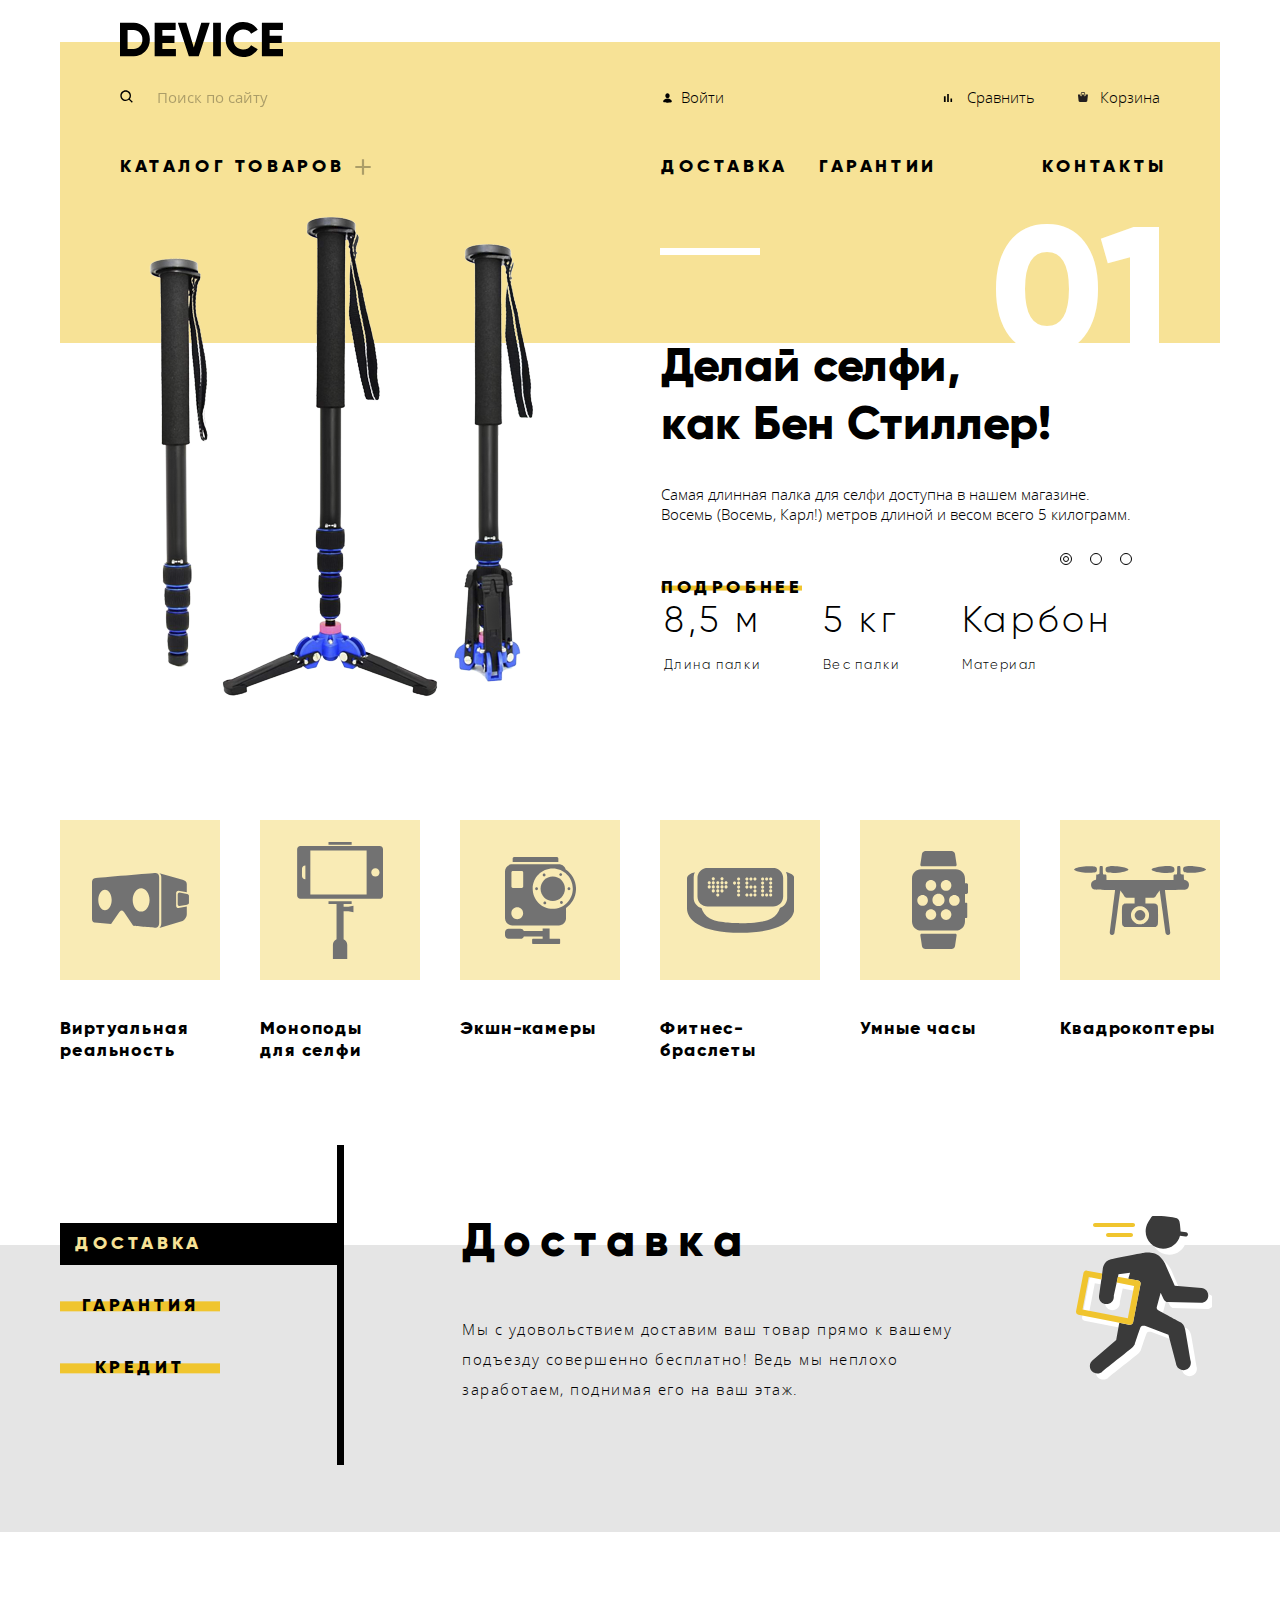
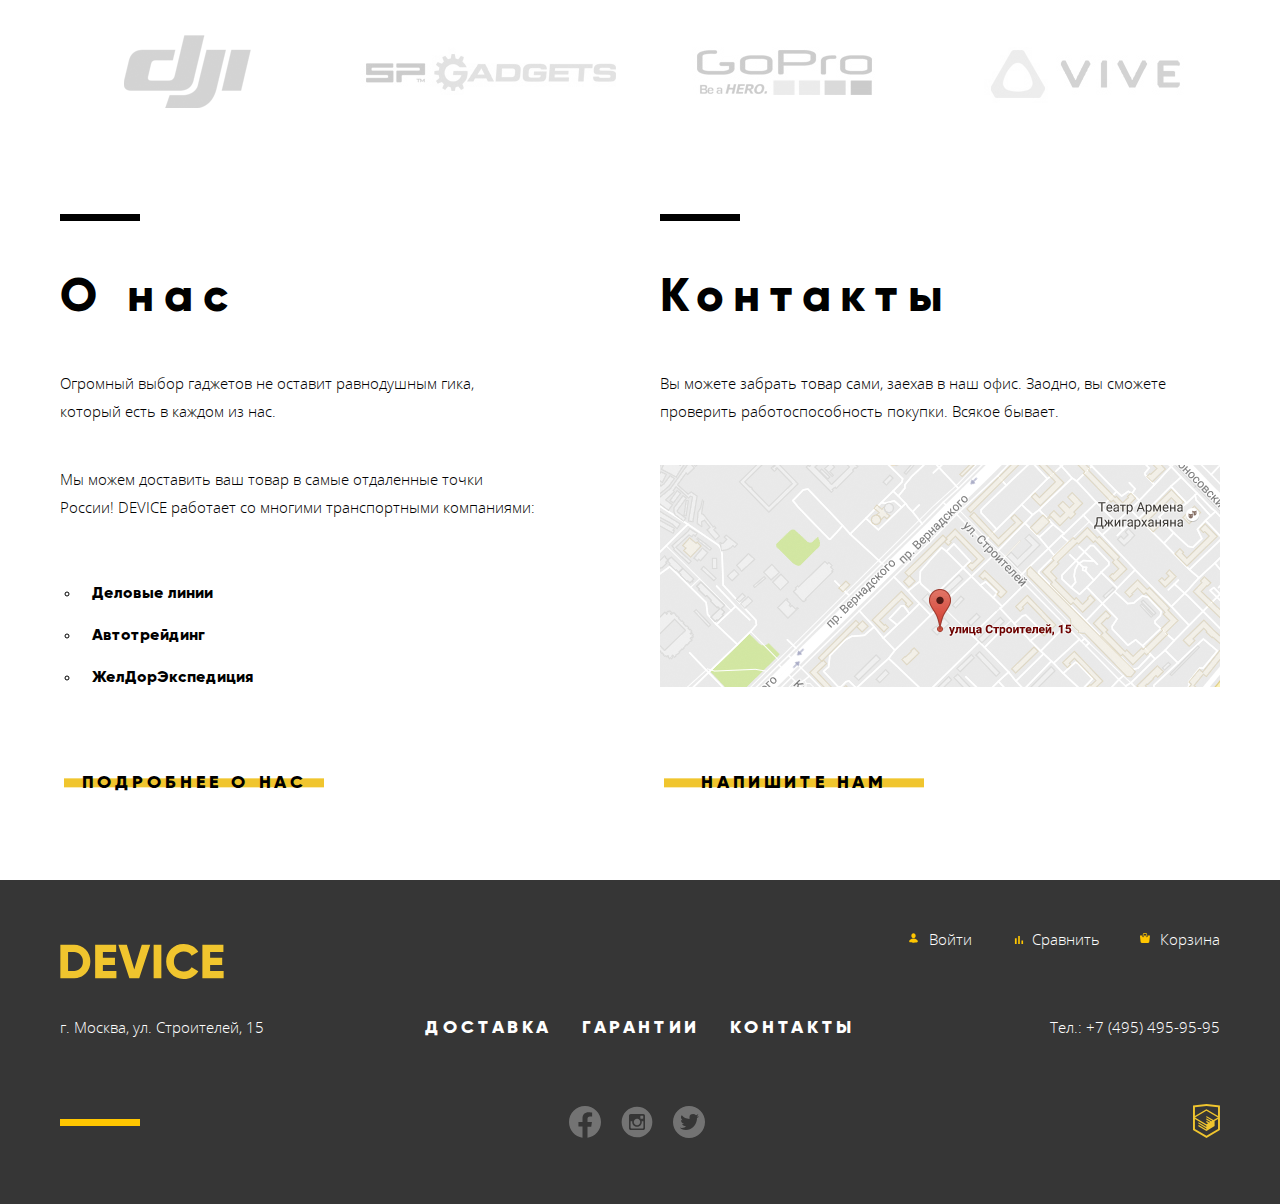
<file: 8/index.html>
<!DOCTYPE html>
<html lang="ru">

<head>
	<meta charset="UTF-8">
	<meta name="viewport" content="width=device-width, initial-scale=1.0">
	<title>HTML Academy: Девайс</title>
	<link rel="stylesheet" href="css/normalize.css">
	<link rel="stylesheet" href="css/style.css">
	<link rel="icon" href="favicon.ico">
  <base href="https://htmlacademy-htmlcss.github.io/1355873-device-30/8/">
</head>

<body>
	<header class="header">
		<div class="container header-container">
			<a href="#">
				<img src="img/logo.svg" class="header-logo" alt="Логотип компании DEVICE" width="163" height="35">
			</a>
			<div class="header-info">
				<div class="header-info_menu">
					<form action="url" class="header-form">
						<label for="header-form_label"></label>
						<input type="search" id="header-form_label" placeholder="Поиск по сайту"
							class="header-form_input">
						<button class="header-form_button"><span>Найти</span></button>
					</form>
					<ul class="user-navigation">
						<li class="user-navigation_item user-navigation_item--authorization">
							<a href="#" class="user-navigation_link user-link">Войти</a>
						</li>
						<li class="user-navigation_item">
							<a href="#" class="user-navigation_link compare">Сравнить</a>
						</li>
						<li class="user-navigation_item">
							<a href="#" class="user-navigation_link basket">Корзина</a>
						</li>
					</ul>
				</div>
				<nav class="header-navigation">
					<ul class="navigation-list">
						<li class="navigation-list_item">
							<a href="catalog.html" class="navigation-list_link">Каталог товаров</a>
							<button class="navigation-list_button" aria-label="Открыть"></button>
							<div class="submenu-wrapper navigation-list_subcatalog-list">
								<ul class="subcatalog-list">
									<li class="subcatalog_item">
										<a href="#" class="subcatalog-list_link">Виртуальная реальность</a>
									</li>
									<li class="subcatalog_item">
										<a href="#" class="subcatalog-list_link">Моноподы для селфи</a>
									</li>
									<li class="subcatalog_item">
										<a href="#" class="subcatalog-list_link">Экшн-камеры</a>
									</li>
								</ul>
								<ul class="subcatalog-list">
									<li class="subcatalog_item">
										<a href="#" class="subcatalog-list_link">Фитнес-браслеты</a>
									</li>
									<li class="subcatalog_item">
										<a href="#" class="subcatalog-list_link">Умные часы</a>
									</li>
								</ul>
								<ul class="subcatalog-list">
									<li class="subcatalog_item">
										<a href="#" class="subcatalog-list_link">Квадрокоптеры</a>
									</li>
								</ul>
							</div>
						</li>
						<li class="navigation-list_item info-list_item">
							<a href="#" class="navigation-list_link">Доставка</a>
						</li>
						<li class="navigation-list_item info-list_item">
							<a href="#" class="navigation-list_link">Гарантии</a>
						</li>
						<li class="navigation-list_item info-list_item">
							<a href="#" class="navigation-list_link">Контакты</a>
						</li>
					</ul>
				</nav>
			</div>
		</div>
	</header>
	<main>
		<h1 class="visually-hidden">Интернет-магазин Девайс</h1>
		<section>
			<div class="container">
				<h2 class="visually-hidden">Рекламный слайдер</h2>
				<div class="slider">
					<ul class="slider-list">
						<li class="slider-item slide-1 slide slide--current">
							<div class="slide-image">
								<img src="img/slider-1-1.png" alt="" width="384" height="486">
							</div>
							<div class="slide-content">
								<div class="slide-content_text slide-text">
									<h3 class="slide-text_slogan title">Делай селфи,<br> как Бен Стиллер!</h3>
									<p class="slide-text_description">Самая длинная палка для селфи доступна в нашем
										магазине. <br> Восемь (Восемь, Карл!) метров длиной и весом всего 5 килограмм.
									</p>
								</div>
								<a href="#" class="button slider-content_button">Подробнее</a>
								<table class="slider-table">
									<thead>
										<tr class="table-value">
											<td>8,5 м</td>
											<td>5 кг</td>
											<td>Карбон</td>
										</tr>
										<tr class="table-characteristic">
											<td>Длина палки</td>
											<td>Вес палки</td>
											<td>Материал</td>
										</tr>
									</thead>
								</table>
							</div>
						</li>
						<li class="slider-item slide-2 slide">
							<div class="slide-image">
								<img src="img/slider-1-2.png" alt="" class="slide-image" width="334" height="526">
							</div>
							<div class="slide-content">
								<div class="slide-content_text slide-text">
									<h3 class="slide-text_slogan title">Худеем <br>правильно!</h3>
									<p class="slide-text_description">Мотивирующие фитнес-браслеты помогут найти в себе
										силы
										<br>не пропускать занятия и соблюдать диету.
									</p>
								</div>
								<a href="#" class="button slider-content_button">Подробнее</a>
								<table class="slider-table">
									<thead>
										<tr class="table-value">
											<td>48 часов</td>
										</tr>
										<tr class="table-characteristic">
											<td>Без зарядки</td>
										</tr>
									</thead>
								</table>
							</div>
						</li>
						<li class="slider-item slide-3 slide">
							<div class="slide-image">
								<img src="img/slider-1-3.png" alt="" class="slide-image" width="526" height="334">
							</div>
							<div class="slide-content">
								<div class="slide-content_text slide-text">
									<h3 class="slide-text_slogan title">Порхает как бабочка,<br>жалит как пчела!</h3>
									<p class="slide-text_description">Этот обычный, на первый взгляд, квадрокоптер
										оснащен
										мощным лазером, замаскированным под стандартную камеру.
									</p>
								</div>
								<a href="#" class="button slider-content_button">Подробнее</a>
								<table class="slider-table">
									<thead>
										<tr class="table-value">
											<td>800 м</td>
											<td>50 м</td>
										</tr>
										<tr class="table-characteristic">
											<td>Дальность полета</td>
											<td>Радиус поражения</td>
										</tr>
									</thead>
								</table>
							</div>
						</li>
					</ul>
					<div class="slider-controls">
						<button type="button"
							class="slider-controls_button slide-promo-1 slider-controls_button--current"
							aria-label="Слайд №1"></button>
						<button type="button" class="slider-controls_button slide-promo-2"
							aria-label="Слайд №2"></button>
						<button type="button" class="slider-controls_button slide-promo-3"
							aria-label="Слайд №3"></button>
					</div>
				</div>
			</div>
		</section>
		<section class="popular-product">
			<h2 class="visually-hidden">Популярные товары</h2>
			<div class="container">
				<ul class="product-list">
					<li>
						<a href="#">
							<div class="product">
								<div class="product-image">
									<img src="img/popular-1.svg" alt="" width="97" height="55">
								</div>
								<h3 class="product-title">Виртуальная реальность</h3>
							</div>
						</a>
					</li>
					<li>
						<a href="#">
							<div class="product">
								<div class="product-image">
									<img src="img/popular-2.svg" alt="" width="86" height="117">
								</div>
								<h3 class="product-title">Моноподы<br> для селфи</h3>
							</div>
						</a>
					</li>
					<li>
						<a href="#">
							<div class="product">
								<div class="product-image">
									<img src="img/popular-3.svg" alt="" width="71" height="87">
								</div>
								<h3 class="product-title">Экшн-камеры</h3>
							</div>
						</a>
					</li>
					<li>
						<a href="#">
							<div class="product">
								<div class="product-image">
									<img src="img/popular-4.svg" alt="" width="107" height="65">
								</div>
								<h3 class="product-title">Фитнес-браслеты</h3>
							</div>
						</a>
					</li>
					<li>
						<a href="#">
							<div class="product">
								<div class="product-image">
									<img src="img/popular-5.svg" alt="" width="56" height="98">
								</div>
								<h3 class="product-title">Умные часы</h3>
							</div>
						</a>
					</li>
					<li>
						<a href="#">
							<div class="product">
								<div class="product-image">
									<img src="img/popular-6.svg" alt="" width="132" height="69">
								</div>
								<h3 class="product-title">Квадрокоптеры</h3>
							</div>
						</a>
					</li>
				</ul>
			</div>
		</section>
		<section class="delivery">
			<h2 class="visually-hidden">Перечень услуг</h2>
			<div class="container service-container">
				<div class="service">
					<ul class="service-list">
						<li class="service-item unselectable">
							<button type="button"
								class="button service-button service-button--current">Доставка</button>
						</li>
						<li class="service-item unselectable">
							<button type="button" class="button service-button">Гарантия</button>
						</li>
						<li class="service-item unselectable">
							<button type="button" class="button service-button">Кредит</button>
						</li>
					</ul>
				</div>

				<div class="service-description">
					<ul class="delivery-slider">
						<li class="delivery-slider_slide slide-4 delivery-slider_slide--curent">
							<h3 class="service-description_title title">Доставка</h3>
							<p class="service-description_text">
								Мы с удовольствием доставим ваш товар прямо к вашему <br>
								подъезду совершенно бесплатно! Ведь мы неплохо <br>
								заработаем, поднимая его на ваш этаж.
							</p>
						</li>
						<li class="delivery-slider_slide slide-5">
							<h3 class="service-description_title title">Гарантия</h3>
							<p class="service-description_text">
								Если из-за возгорания купленного у нас товара у вас сгорит дом — <br> не переживайте, мы
								выдадим
								вам новый. <br> Товар, не дом, конечно же.
							</p>
						</li>
						<li class="delivery-slider_slide slide-6">
							<h3 class="service-description_title title">Кредит</h3>
							<p class="service-description_text">
								Залезть в долговую яму стало проще! Кредитные консультанты <br> подберут для вас
								наиболее
								выгодные <br> условия кредита. Выгодные для нашего банка, разумеется.
							</p>
						</li>
					</ul>
				</div>
			</div>
		</section>
		<section class="logotypes">
			<div class="container">
				<h2 class="visually-hidden">Наши партнеры</h2>
				<ul class="logotype-list">
					<li class="logotype-item">
						<div class="logotypes-box">
							<img src="img/logo-1.png" alt="" width="260" height="100">
						</div>
					</li>
					<li class="logotype-item">
						<div class="logotypes-box">
							<img src="img/logo-2.png" alt="" width="260" height="100">
						</div>
					</li>
					<li class="logotype-item">
						<div class="logotypes-box">
							<img src="img/logo-3.png" alt="" width="260" height="100">
						</div>
					</li>
					<li class="logotype-item">
						<div class="logotypes-box">
							<img src="img/logo-4.png" alt="" width="260" height="100">
						</div>
					</li>
				</ul>
			</div>
		</section>
		<div class="container info-container">
			<section class="info aboutus">
				<h2 class="info-title title">О нас</h2>
				<p class="info-text">Огромный выбор гаджетов не оставит равнодушным гика, <br>который есть в каждом из
					нас.
				</p>
				<p class="info-text">Мы можем доставить ваш товар в самые отдаленные точки <br>России! DEVICE работает
					со многими транспортными компаниями:
				</p>
				<ul class="aboutus-list">
					<li>Деловые линии</li>
					<li>Автотрейдинг</li>
					<li>ЖелДорЭкспедиция</li>
				</ul>
				<a href="#" class="button info-button">Подробнее о нас</a>
			</section>

			<section class="contacts">
				<h2 class="info-title title">Контакты</h2>
				<p class="info-text">Вы можете забрать товар сами, заехав в наш офис. Заодно, вы сможете <br>проверить
					работоспособность покупки. Всякое бывает.</p>
				<div class="contacts-map">
					<img id="map-popup-link" src="img/map-1.png" alt="Карта с адресом">
				</div>
				<button class="button info-button" id="feedback-button">Напишите нам</button>
			</section>
		</div>
	</main>
	<footer>
		<div class="container">
			<div class="footer-row-1">
				<a href="#" class="footer-logo-link">
					<img src="img/footer-logo.svg" alt="Логотип компании DEVICE" width="164" height="35">
				</a>
				<ul class="user-navigation footer-user-navigation">
					<li class="user-navigation_item">
						<a href="#" class="user-navigation_link user-link-footer">Войти</a>
					</li>
					<li class="user-navigation_item">
						<a href="#" class="user-navigation_link compare-footer">Сравнить</a>
					</li>
					<li class="user-navigation_item">
						<a href="#" class="user-navigation_link basket-footer">Корзина</a>
					</li>
				</ul>
			</div>
			<div class="footer-row-2">
				<a href="#" class="footer-adres">г. Москва, ул. Строителей, 15</a>
				<ul class="navigation-list footer-navigation-list">
					<li class="navigation-list_item info-list_item">
						<a href="#" class="navigation-list_link">Доставка</a>
					</li>
					<li class="navigation-list_item info-list_item">
						<a href="#" class="navigation-list_link">Гарантии</a>
					</li>
					<li class="navigation-list_item info-list_item">
						<a href="#" class="navigation-list_link">Контакты</a>
					</li>
				</ul>
				<a href="tel:+74954959595" class="footer-phone">Тел.: +7 (495) 495-95-95</a>
			</div>
			<div class="footer-row-3">
				<span class="minus"></span>
				<ul class="footer-list">
					<li class="footer-list_item"><a href="#" class="footer-list_link">Facebook
							<img src="img/icon_facebook.svg" alt="Иконка фейсбука" width="32" height="32">
						</a>
					</li>
					<li class="footer-list_item"><a href="#" class="footer-list_link">Instagram
							<img src="img/icon_instagram.svg" alt="Иконка инстаграма" width="32" height="32">
						</a>
					</li>
					<li class="footer-list_item"><a href="#" class="footer-list_link">Twitter
							<img src="img/icon_twitter.svg" alt="Иконка твиттера" width="32" height="32">
						</a>
					</li>
				</ul>
				<a href="https://htmlacademy.ru/intensive/htmlcss" class="html-link">
					<img src="img/logo-html.svg" alt="Логотип HTML" width="27" height="34">
				</a>
			</div>
		</div>
	</footer>
	<div class="wrapper-popup-feedback popup-wrapper">
		<section class="write-us-popup popup" id="feedback-popup">
			<h2 class="visually-hidden">Обратная связь с нами</h2>
			<form action="https://echo.htmlacademy.ru" method="post" class="write-us-form">
				<label>Ваше имя: <br>
					<input id="form-name" type="text" name="name" placeholder="Имя Фамилия" required>
				</label>
				<label>Ваш e-mail: <br>
					<input id="form-email" type="email" name="email" placeholder="email@example.com" required>
				</label>
				<label class="write-us-form_textarea">Текст письма: <br>
					<textarea id="form-textarea" name="textarea" placeholder="В свободной форме" required></textarea>
				</label>
				<button type="submit" class="button write-us-form_button">Отправить</button>
			</form>
			<button type="button" class="button-close-feedback button-close">Закрыть</button>
		</section>
	</div>

	<div class="wrapper-popup-map popup-wrapper">
		<section class="popup-map popup" id="map-popup">
			<h2 class="visually-hidden">Как до нас добраться</h2>
			<iframe class="map"
				src="https://www.google.com/maps/embed?pb=!1m18!1m12!1m3!1d1337.3325787686417!2d37.529061469675696!3d55.68696501551501!2m3!1f0!2f0!3f0!3m2!1i1024!2i768!4f13.1!3m3!1m2!1s0x46b54cf65f5c8955%3A0x694710ccd55501e!2z0YPQuy4g0KHRgtGA0L7QuNGC0LXQu9C10LksIDE1LCDQnNC-0YHQutCy0LAsINCg0L7RgdGB0LjRjywgMTE5MzEx!5e0!3m2!1sru!2sby!4v1612287888303!5m2!1sru!2sby"
				width="600" height="450" frameborder="0" style="border:0;" allowfullscreen="" aria-hidden="false"
				tabindex="0"> </iframe>
			<button type="button" class="button-close-map button-close">Закрыть</button>
		</section>
	</div>




	<script src="js/script.js"></script>
</body>

</html>
</file>
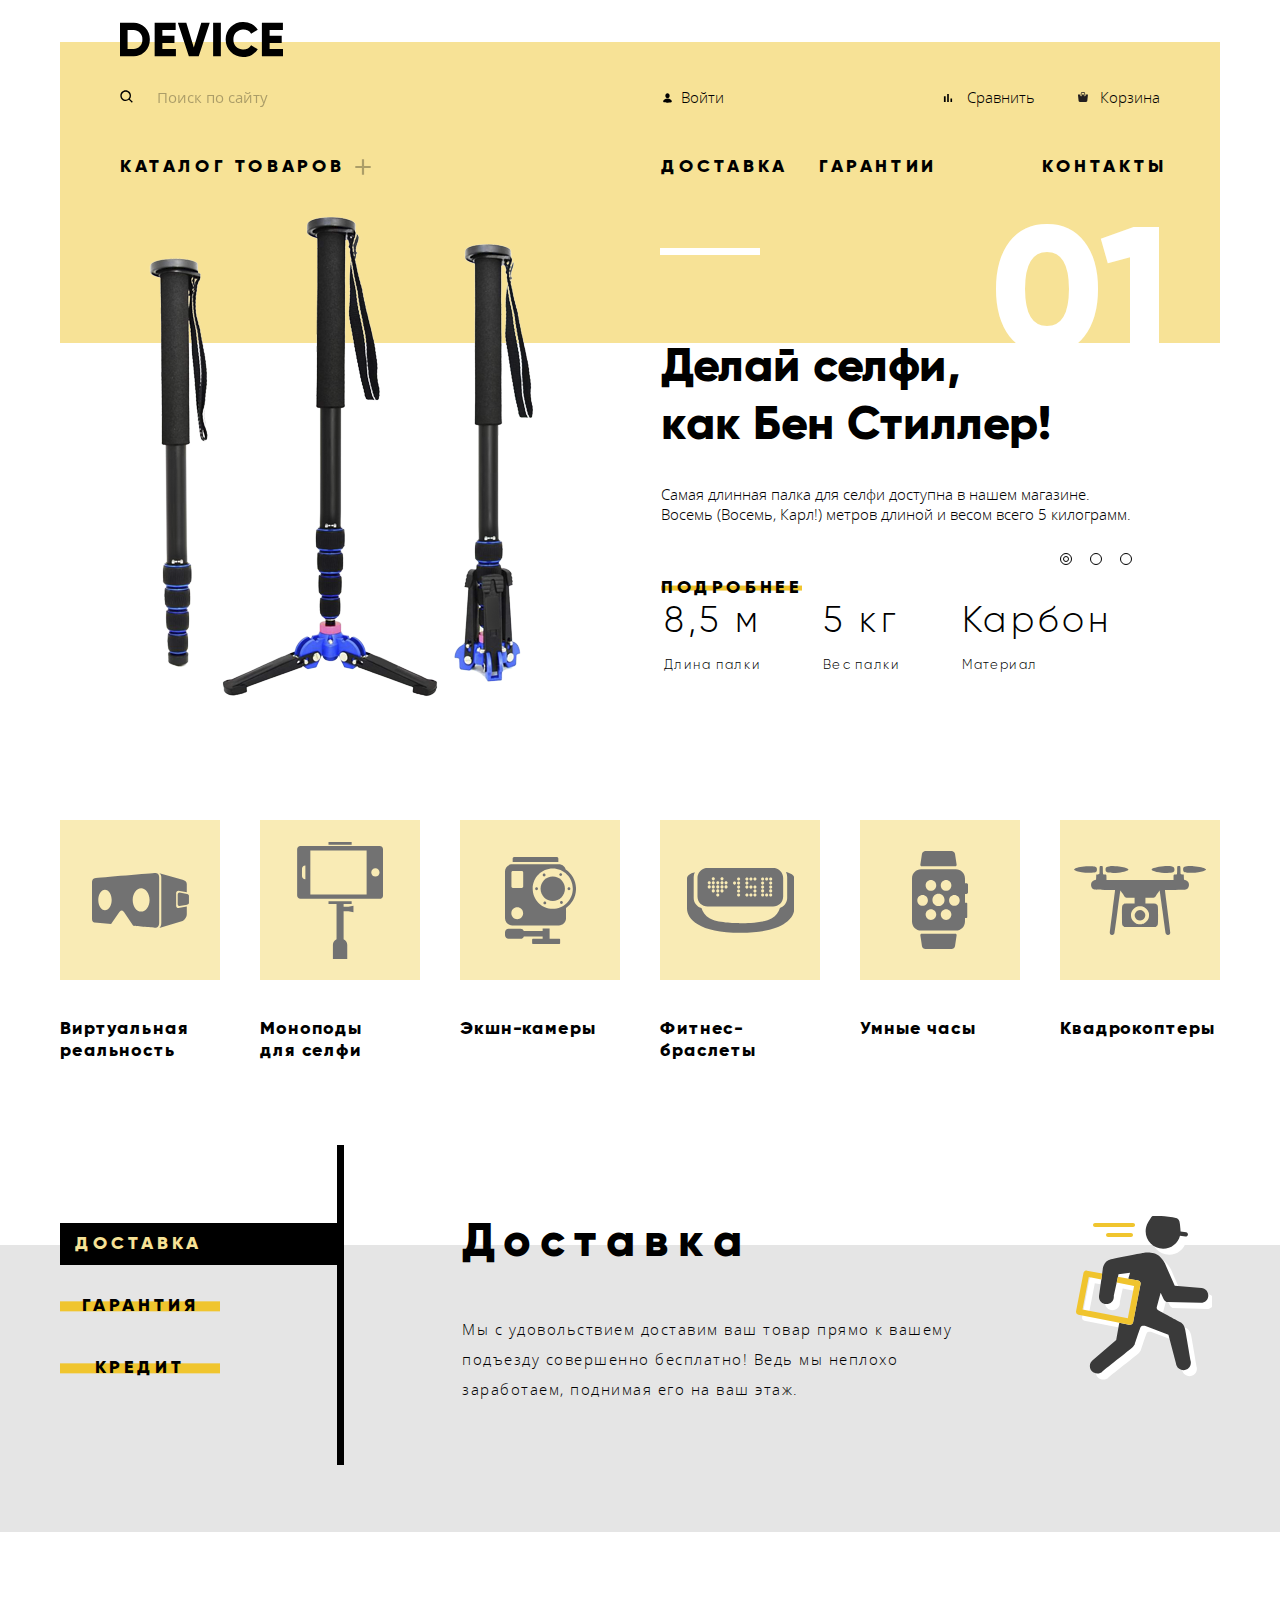
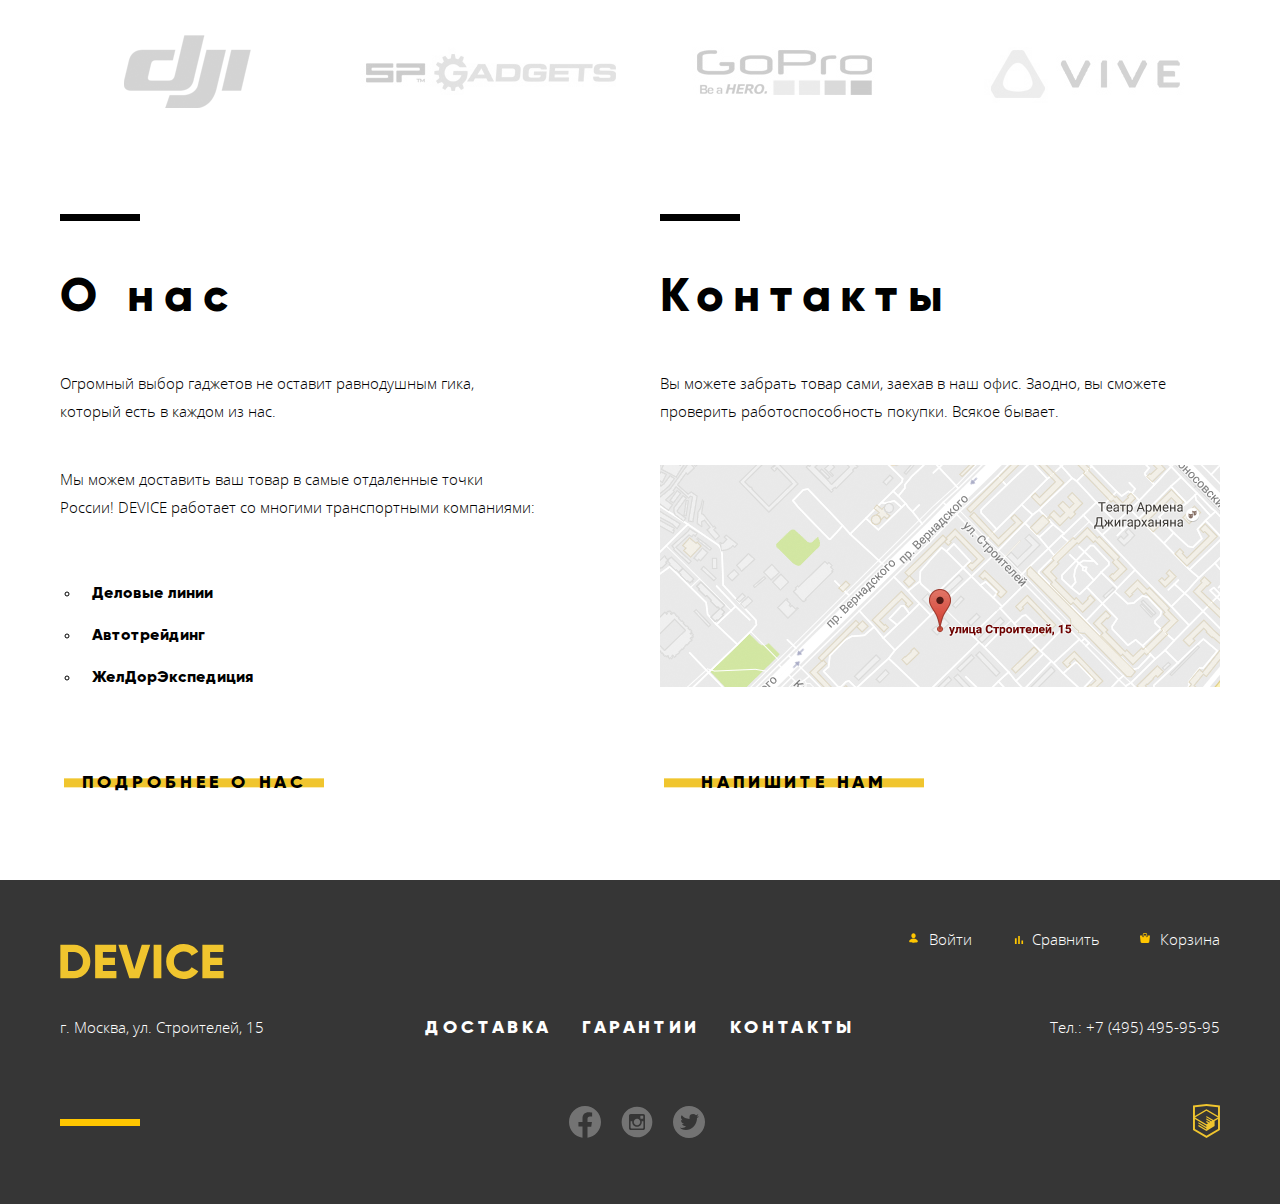
<file: 9/index.html>
<!DOCTYPE html>
<html lang="ru">

<head>
	<meta charset="UTF-8">
	<meta name="viewport" content="width=device-width, initial-scale=1.0">
	<title>HTML Academy: Девайс</title>
	<link rel="stylesheet" href="css/normalize.css">
	<link rel="stylesheet" href="css/style.css">
	<link rel="icon" href="favicon.ico">
  <base href="https://htmlacademy-htmlcss.github.io/1355873-device-30/9/">
</head>

<body>
	<header class="header">
		<div class="container header-container">
			<a href="#">
				<img src="img/logo.svg" class="header-logo" alt="Логотип компании DEVICE" width="163" height="35">
			</a>
			<div class="header-info">
				<div class="header-info_menu">
					<form action="url" class="header-form">
						<label for="header-form_label"></label>
						<input type="search" id="header-form_label" placeholder="Поиск по сайту"
							class="header-form_input">
						<button class="header-form_button"><span>Найти</span></button>
					</form>
					<ul class="user-navigation">
						<li class="user-navigation_item user-navigation_item--authorization">
							<a href="#" class="user-navigation_link user-link">Войти</a>
						</li>
						<li class="user-navigation_item">
							<a href="#" class="user-navigation_link compare">Сравнить</a>
						</li>
						<li class="user-navigation_item">
							<a href="#" class="user-navigation_link basket">Корзина</a>
						</li>
					</ul>
				</div>
				<nav class="header-navigation">
					<ul class="navigation-list">
						<li class="navigation-list_item">
							<a href="catalog.html" class="navigation-list_link">Каталог товаров</a>
							<button class="navigation-list_button" aria-label="Открыть"></button>
							<div class="submenu-wrapper navigation-list_subcatalog-list">
								<ul class="subcatalog-list">
									<li class="subcatalog_item">
										<a href="#" class="subcatalog-list_link">Виртуальная реальность</a>
									</li>
									<li class="subcatalog_item">
										<a href="#" class="subcatalog-list_link">Моноподы для селфи</a>
									</li>
									<li class="subcatalog_item">
										<a href="#" class="subcatalog-list_link">Экшн-камеры</a>
									</li>
								</ul>
								<ul class="subcatalog-list">
									<li class="subcatalog_item">
										<a href="#" class="subcatalog-list_link">Фитнес-браслеты</a>
									</li>
									<li class="subcatalog_item">
										<a href="#" class="subcatalog-list_link">Умные часы</a>
									</li>
								</ul>
								<ul class="subcatalog-list">
									<li class="subcatalog_item">
										<a href="#" class="subcatalog-list_link">Квадрокоптеры</a>
									</li>
								</ul>
							</div>
						</li>
						<li class="navigation-list_item info-list_item">
							<a href="#" class="navigation-list_link">Доставка</a>
						</li>
						<li class="navigation-list_item info-list_item">
							<a href="#" class="navigation-list_link">Гарантии</a>
						</li>
						<li class="navigation-list_item info-list_item">
							<a href="#" class="navigation-list_link">Контакты</a>
						</li>
					</ul>
				</nav>
			</div>
		</div>
	</header>
	<main>
		<h1 class="visually-hidden">Интернет-магазин Девайс</h1>
		<section>
			<div class="container">
				<h2 class="visually-hidden">Рекламный слайдер</h2>
				<div class="slider">
					<ul class="slider-list">
						<li class="slider-item slide-1 slide slide--current">
							<div class="slide-image">
								<img src="img/slider-1-1.png" alt="" width="384" height="486">
							</div>
							<div class="slide-content">
								<div class="slide-content_text slide-text">
									<h3 class="slide-text_slogan title">Делай селфи,<br> как Бен Стиллер!</h3>
									<p class="slide-text_description">Самая длинная палка для селфи доступна в нашем
										магазине. <br> Восемь (Восемь, Карл!) метров длиной и весом всего 5 килограмм.
									</p>
								</div>
								<a href="#" class="button slider-content_button">Подробнее</a>
								<table class="slider-table">
									<thead>
										<tr class="table-value">
											<td>8,5 м</td>
											<td>5 кг</td>
											<td>Карбон</td>
										</tr>
										<tr class="table-characteristic">
											<td>Длина палки</td>
											<td>Вес палки</td>
											<td>Материал</td>
										</tr>
									</thead>
								</table>
							</div>
						</li>
						<li class="slider-item slide-2 slide">
							<div class="slide-image">
								<img src="img/slider-1-2.png" alt="" class="slide-image" width="334" height="526">
							</div>
							<div class="slide-content">
								<div class="slide-content_text slide-text">
									<h3 class="slide-text_slogan title">Худеем <br>правильно!</h3>
									<p class="slide-text_description">Мотивирующие фитнес-браслеты помогут найти в себе
										силы
										<br>не пропускать занятия и соблюдать диету.
									</p>
								</div>
								<a href="#" class="button slider-content_button">Подробнее</a>
								<table class="slider-table">
									<thead>
										<tr class="table-value">
											<td>48 часов</td>
										</tr>
										<tr class="table-characteristic">
											<td>Без зарядки</td>
										</tr>
									</thead>
								</table>
							</div>
						</li>
						<li class="slider-item slide-3 slide">
							<div class="slide-image">
								<img src="img/slider-1-3.png" alt="" class="slide-image" width="526" height="334">
							</div>
							<div class="slide-content">
								<div class="slide-content_text slide-text">
									<h3 class="slide-text_slogan title">Порхает как бабочка,<br>жалит как пчела!</h3>
									<p class="slide-text_description">Этот обычный, на первый взгляд, квадрокоптер
										оснащен
										мощным лазером, замаскированным под стандартную камеру.
									</p>
								</div>
								<a href="#" class="button slider-content_button">Подробнее</a>
								<table class="slider-table">
									<thead>
										<tr class="table-value">
											<td>800 м</td>
											<td>50 м</td>
										</tr>
										<tr class="table-characteristic">
											<td>Дальность полета</td>
											<td>Радиус поражения</td>
										</tr>
									</thead>
								</table>
							</div>
						</li>
					</ul>
					<div class="slider-controls">
						<button type="button"
							class="slider-controls_button slide-promo-1 slider-controls_button--current"
							aria-label="Слайд №1"></button>
						<button type="button" class="slider-controls_button slide-promo-2"
							aria-label="Слайд №2"></button>
						<button type="button" class="slider-controls_button slide-promo-3"
							aria-label="Слайд №3"></button>
					</div>
				</div>
			</div>
		</section>
		<section class="popular-product">
			<h2 class="visually-hidden">Популярные товары</h2>
			<div class="container">
				<ul class="product-list">
					<li>
						<a href="#">
							<div class="product">
								<div class="product-image">
									<img src="img/popular-1.svg" alt="" width="97" height="55">
								</div>
								<h3 class="product-title">Виртуальная реальность</h3>
							</div>
						</a>
					</li>
					<li>
						<a href="#">
							<div class="product">
								<div class="product-image">
									<img src="img/popular-2.svg" alt="" width="86" height="117">
								</div>
								<h3 class="product-title">Моноподы<br> для селфи</h3>
							</div>
						</a>
					</li>
					<li>
						<a href="#">
							<div class="product">
								<div class="product-image">
									<img src="img/popular-3.svg" alt="" width="71" height="87">
								</div>
								<h3 class="product-title">Экшн-камеры</h3>
							</div>
						</a>
					</li>
					<li>
						<a href="#">
							<div class="product">
								<div class="product-image">
									<img src="img/popular-4.svg" alt="" width="107" height="65">
								</div>
								<h3 class="product-title">Фитнес-браслеты</h3>
							</div>
						</a>
					</li>
					<li>
						<a href="#">
							<div class="product">
								<div class="product-image">
									<img src="img/popular-5.svg" alt="" width="56" height="98">
								</div>
								<h3 class="product-title">Умные часы</h3>
							</div>
						</a>
					</li>
					<li>
						<a href="#">
							<div class="product">
								<div class="product-image">
									<img src="img/popular-6.svg" alt="" width="132" height="69">
								</div>
								<h3 class="product-title">Квадрокоптеры</h3>
							</div>
						</a>
					</li>
				</ul>
			</div>
		</section>
		<section class="delivery">
			<h2 class="visually-hidden">Перечень услуг</h2>
			<div class="container service-container">
				<div class="service">
					<ul class="service-list">
						<li class="service-item unselectable">
							<button type="button"
								class="button service-button service-button--current">Доставка</button>
						</li>
						<li class="service-item unselectable">
							<button type="button" class="button service-button">Гарантия</button>
						</li>
						<li class="service-item unselectable">
							<button type="button" class="button service-button">Кредит</button>
						</li>
					</ul>
				</div>

				<div class="service-description">
					<ul class="delivery-slider">
						<li class="delivery-slider_slide slide-4 delivery-slider_slide--curent">
							<h3 class="service-description_title title">Доставка</h3>
							<p class="service-description_text">
								Мы с удовольствием доставим ваш товар прямо к вашему <br>
								подъезду совершенно бесплатно! Ведь мы неплохо <br>
								заработаем, поднимая его на ваш этаж.
							</p>
						</li>
						<li class="delivery-slider_slide slide-5">
							<h3 class="service-description_title title">Гарантия</h3>
							<p class="service-description_text">
								Если из-за возгорания купленного у нас товара у вас сгорит дом — <br> не переживайте, мы
								выдадим
								вам новый. <br> Товар, не дом, конечно же.
							</p>
						</li>
						<li class="delivery-slider_slide slide-6">
							<h3 class="service-description_title title">Кредит</h3>
							<p class="service-description_text">
								Залезть в долговую яму стало проще! Кредитные консультанты <br> подберут для вас
								наиболее
								выгодные <br> условия кредита. Выгодные для нашего банка, разумеется.
							</p>
						</li>
					</ul>
				</div>
			</div>
		</section>
		<section class="logotypes">
			<div class="container">
				<h2 class="visually-hidden">Наши партнеры</h2>
				<ul class="logotype-list">
					<li class="logotype-item">
						<div class="logotypes-box">
							<img src="img/logo-1.png" alt="" width="260" height="100">
						</div>
					</li>
					<li class="logotype-item">
						<div class="logotypes-box">
							<img src="img/logo-2.png" alt="" width="260" height="100">
						</div>
					</li>
					<li class="logotype-item">
						<div class="logotypes-box">
							<img src="img/logo-3.png" alt="" width="260" height="100">
						</div>
					</li>
					<li class="logotype-item">
						<div class="logotypes-box">
							<img src="img/logo-4.png" alt="" width="260" height="100">
						</div>
					</li>
				</ul>
			</div>
		</section>
		<div class="container info-container">
			<section class="info aboutus">
				<h2 class="info-title title">О нас</h2>
				<p class="info-text">Огромный выбор гаджетов не оставит равнодушным гика, <br>который есть в каждом из
					нас.
				</p>
				<p class="info-text">Мы можем доставить ваш товар в самые отдаленные точки <br>России! DEVICE работает
					со многими транспортными компаниями:
				</p>
				<ul class="aboutus-list">
					<li>Деловые линии</li>
					<li>Автотрейдинг</li>
					<li>ЖелДорЭкспедиция</li>
				</ul>
				<a href="#" class="button info-button">Подробнее о нас</a>
			</section>

			<section class="contacts">
				<h2 class="info-title title">Контакты</h2>
				<p class="info-text">Вы можете забрать товар сами, заехав в наш офис. Заодно, вы сможете <br>проверить
					работоспособность покупки. Всякое бывает.</p>
				<div class="contacts-map">
					<img id="map-popup-link" src="img/map-1.png" alt="Карта с адресом">
				</div>
				<button class="button info-button" id="feedback-button">Напишите нам</button>
			</section>
		</div>
	</main>
	<footer>
		<div class="container">
			<div class="footer-row-1">
				<a href="#" class="footer-logo-link">
					<img src="img/footer-logo.svg" alt="Логотип компании DEVICE" width="164" height="35">
				</a>
				<ul class="user-navigation footer-user-navigation">
					<li class="user-navigation_item">
						<a href="#" class="user-navigation_link user-link-footer">Войти</a>
					</li>
					<li class="user-navigation_item">
						<a href="#" class="user-navigation_link compare-footer">Сравнить</a>
					</li>
					<li class="user-navigation_item">
						<a href="#" class="user-navigation_link basket-footer">Корзина</a>
					</li>
				</ul>
			</div>
			<div class="footer-row-2">
				<a href="#" class="footer-adres">г. Москва, ул. Строителей, 15</a>
				<ul class="navigation-list footer-navigation-list">
					<li class="navigation-list_item info-list_item">
						<a href="#" class="navigation-list_link">Доставка</a>
					</li>
					<li class="navigation-list_item info-list_item">
						<a href="#" class="navigation-list_link">Гарантии</a>
					</li>
					<li class="navigation-list_item info-list_item">
						<a href="#" class="navigation-list_link">Контакты</a>
					</li>
				</ul>
				<a href="tel:+74954959595" class="footer-phone">Тел.: +7 (495) 495-95-95</a>
			</div>
			<div class="footer-row-3">
				<span class="minus"></span>
				<ul class="footer-list">
					<li class="footer-list_item"><a href="#" class="footer-list_link">Facebook
							<img src="img/icon_facebook.svg" alt="Иконка фейсбука" width="32" height="32">
						</a>
					</li>
					<li class="footer-list_item"><a href="#" class="footer-list_link">Instagram
							<img src="img/icon_instagram.svg" alt="Иконка инстаграма" width="32" height="32">
						</a>
					</li>
					<li class="footer-list_item"><a href="#" class="footer-list_link">Twitter
							<img src="img/icon_twitter.svg" alt="Иконка твиттера" width="32" height="32">
						</a>
					</li>
				</ul>
				<a href="https://htmlacademy.ru/intensive/htmlcss" class="html-link">
					<img src="img/logo-html.svg" alt="Логотип HTML" width="27" height="34">
				</a>
			</div>
		</div>
	</footer>
	<div class="wrapper-popup-feedback popup-wrapper">
		<section class="write-us-popup popup" id="feedback-popup">
			<h2 class="visually-hidden">Обратная связь с нами</h2>
			<form action="https://echo.htmlacademy.ru" method="post" class="write-us-form">
				<label>Ваше имя: <br>
					<input id="form-name" type="text" name="name" placeholder="Имя Фамилия" required>
				</label>
				<label>Ваш e-mail: <br>
					<input id="form-email" type="email" name="email" placeholder="email@example.com" required>
				</label>
				<label class="write-us-form_textarea">Текст письма: <br>
					<textarea id="form-textarea" name="textarea" placeholder="В свободной форме" required></textarea>
				</label>
				<button type="submit" class="button write-us-form_button">Отправить</button>
			</form>
			<button type="button" class="button-close-feedback button-close">Закрыть</button>
		</section>
	</div>

	<div class="wrapper-popup-map popup-wrapper">
		<section class="popup-map popup" id="map-popup">
			<h2 class="visually-hidden">Как до нас добраться</h2>
			<iframe class="map"
				src="https://www.google.com/maps/embed?pb=!1m18!1m12!1m3!1d1337.3325787686417!2d37.529061469675696!3d55.68696501551501!2m3!1f0!2f0!3f0!3m2!1i1024!2i768!4f13.1!3m3!1m2!1s0x46b54cf65f5c8955%3A0x694710ccd55501e!2z0YPQuy4g0KHRgtGA0L7QuNGC0LXQu9C10LksIDE1LCDQnNC-0YHQutCy0LAsINCg0L7RgdGB0LjRjywgMTE5MzEx!5e0!3m2!1sru!2sby!4v1612287888303!5m2!1sru!2sby" > </iframe>
			<button type="button" class="button-close-map button-close">Закрыть</button>
		</section>
	</div>




	<script src="js/script.js"></script>
</body>

</html>
</file>
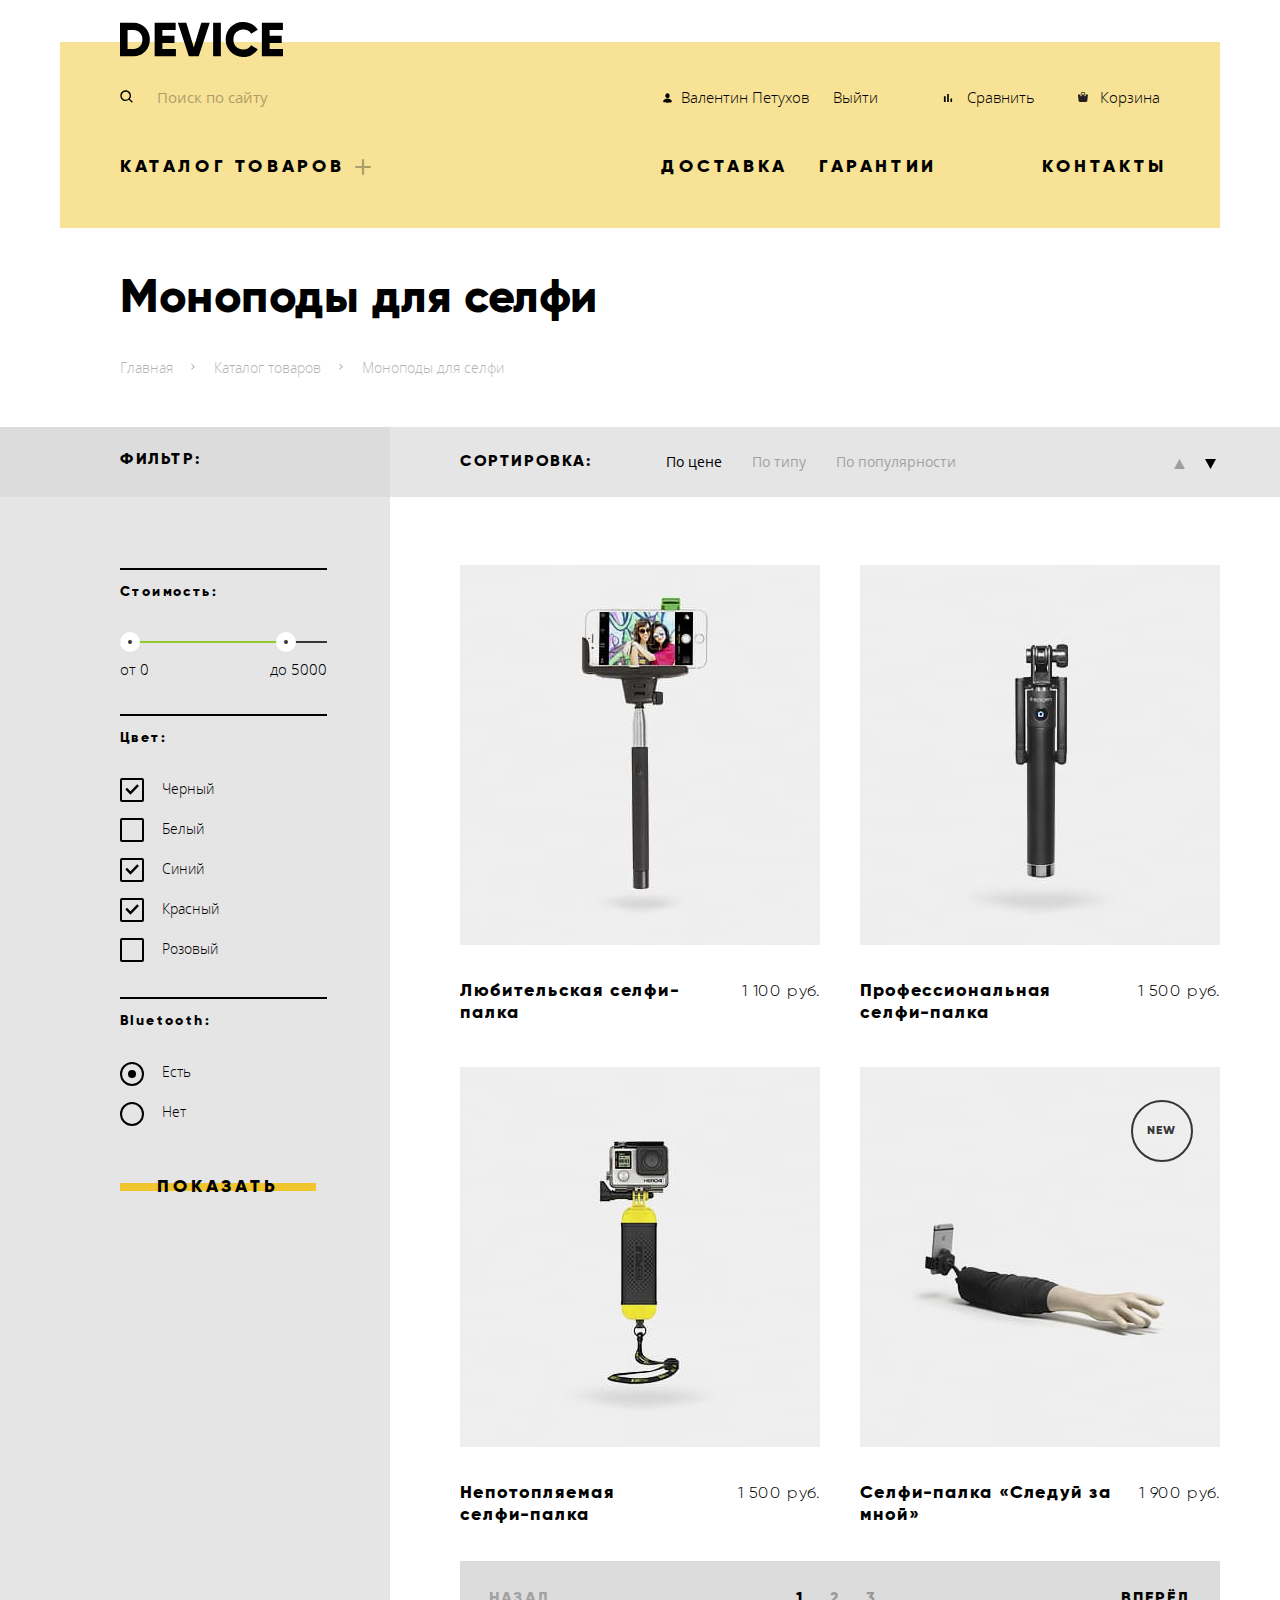
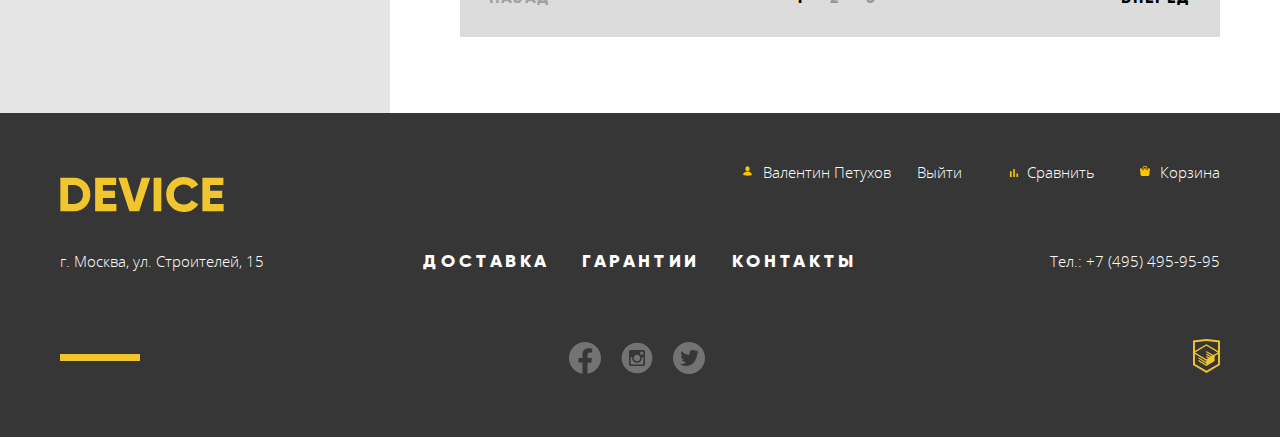
<file: catalog.html>
<!DOCTYPE html>
<html lang="en">

<head>
    <meta charset="UTF-8">
    <meta name="viewport" content="width=device-width, initial-scale=1.0">
    <title>HTML Academy: Девайс</title>
    <link rel="stylesheet" href="css/normalize.css">
    <link rel="stylesheet" href="css/min.style.css">
    <link rel="icon" href="favicon.ico">
</head>

<body class="body">
    <header class="header">
        <div class="container header-container">
            <a href="index.html">
                <img src="img/logo.svg" class="header-logo" alt="Логотип компании DEVICE" width="163" height="35">
            </a>
            <div class="header-info catalog-header-info">
                <div class="header-info_menu">
                    <form action="url" class="header-form">
                        <label for="header-form_label"></label>
                        <input type="search" id="header-form_label" placeholder="Поиск по сайту"
                            class="header-form_input">
                        <button class="header-form_button"><span>Найти</span></button>
                    </form>
                    <ul class="user-navigation list-reset catalog-user-navigation">
                        <li class="user-navigation_item user-navigation_item--authorization">
                            <a href="#" class="user-navigation_link user-link">Валентин Петухов</a>
                        </li>
                        <li class="user-navigation_item user-navigation_item--link catalog-user-navigation_item--link">
                            <a href="#" class="user-navigation_link user-link">Выйти</a>
                        </li>
                        <li class="user-navigation_item">
                            <a href="#" class="user-navigation_link compare">Сравнить</a>
                        </li>
                        <li class="user-navigation_item">
                            <a href="#" class="user-navigation_link basket">Корзина</a>
                        </li>
                    </ul>
                </div>
                <nav class="header-navigation">
                    <ul class="navigation-list list-reset">
                        <li class="navigation-list_item">
                            <a href="catalog.html" class="navigation-list_link">Каталог товаров</a>
                            <button class="navigation-list_button">Открыть</button>
                            <div class="submenu-wrapper navigation-list_subcatalog-list">
                                <ul class="subcatalog-list list-reset">
                                    <li class="subcatalog_item">
                                        <a href="#" class="subcatalog-list_link">Виртуальная реальность</a>
                                    </li>
                                    <li class="subcatalog_item">
                                        <a href="#" class="subcatalog-list_link">Моноподы для селфи</a>
                                    </li>
                                    <li class="subcatalog_item">
                                        <a href="#" class="subcatalog-list_link">Экшн-камеры</a>
                                    </li>
                                </ul>
                                <ul class="subcatalog-list list-reset">
                                    <li class="subcatalog_item">
                                        <a href="#" class="subcatalog-list_link">Фитнес-браслеты</a>
                                    </li>
                                    <li class="subcatalog_item">
                                        <a href="#" class="subcatalog-list_link">Умные часы</a>
                                    </li>
                                </ul>
                                <ul class="subcatalog-list list-reset">
                                    <li class="subcatalog_item">
                                        <a href="#" class="subcatalog-list_link">Квадрокоптеры</a>
                                    </li>
                                </ul>
                            </div>
                        </li>
                        <li class="navigation-list_item info-list_item">
                            <a href="#" class="navigation-list_link">Доставка</a>
                        </li>
                        <li class="navigation-list_item info-list_item">
                            <a href="#" class="navigation-list_link">Гарантии</a>
                        </li>
                        <li class="navigation-list_item info-list_item">
                            <a href="#" class="navigation-list_link">Контакты</a>
                        </li>
                    </ul>
                </nav>
            </div>
        </div>
    </header>
    <main>
        <section class="catalog">
            <h1 class="visually-hidden">Каталог</h1>
            <div class="catalog_breadcrumbs container">
                <h2 class="catalog_product-name">Моноподы для селфи</h2>
                <ul class="catalog_breadcrumbs breadcrumbs-list list-reset">
                    <li class="breadcrumbs_item"><a href="#" class="breadcrumbs_link">Главная</a></li>
                    <li class="breadcrumbs_item"><a href="#" class="breadcrumbs_link">Каталог товаров</a></li>
                    <li class="breadcrumbs_item"><a class="breadcrumbs_link">Моноподы для селфи</a></li>
                </ul>
            </div>
            <div class="catalog-content">
                <div class="decoration-line"></div>
                <div class="margin-left"></div>
                <div class="margin-right"></div>
                <div class="catalog_filter">
                    <h3>Фильтр:</h3>
                    <form action="https://echo.htmlacademy.ru/" class="catalog-form">
                        <fieldset class="cash">
                            <legend class="catalog-form_legend">Стоимость</legend>
                            <h4 class="catalog-form_title">Стоимость:</h4>
                            <div class="slider-range">
                                <div class="slider-range_track"></div>
                                <div class="slider-range_range"></div>
                                <div class="slider-range_thumb thumb-left"></div>
                                <div class="slider-range_thumb thumb-right"></div>
                            </div>
                            <div class="slider-chart">
                                <p class="slider-range_text">от 0</p>
                                <p class="slider-range_text">до 5000</p>
                            </div>
                        </fieldset>
                        <fieldset>
                            <legend class="catalog-form_legend catalog-form_legend-color">Цвет</legend>
                            <h4 class="catalog-form_title">Цвет:</h4>
                            <ul class="catalog-filter-list list-reset">
                                <li class="catalog-filter-item">
                                    <label class="custom-input" for="black">Черный
                                        <input type="checkbox" id="black" name="color-black" checked>
                                        <span class="custom-input_checkmark"></span>
                                    </label>
                                </li>
                                <li class="catalog-filter-item">
                                    <label class="custom-input" for="white">Белый
                                        <input type="checkbox" id="white" name="color-white">
                                        <span class="custom-input_checkmark"></span>
                                    </label>
                                </li>
                                <li class="catalog-filter-item">
                                    <label class="custom-input" for="blue">Синий
                                        <input type="checkbox" id="blue" name="color-blue" checked>
                                        <span class="custom-input_checkmark"></span>
                                    </label>
                                </li>
                                <li class="catalog-filter-item">
                                    <label class="custom-input" for="red">Красный
                                        <input type="checkbox" id="red" name="color-red" checked>
                                        <span class="custom-input_checkmark"></span>
                                    </label>
                                </li>
                                <li class="catalog-filter-item">
                                    <label class="custom-input" for="pink">Розовый
                                        <input type="checkbox" id="pink" name="color-pink">
                                        <span class="custom-input_checkmark"></span>
                                    </label>
                                </li>
                            </ul>
                        </fieldset>
                        <fieldset>
                            <legend class="catalog-form_legend">Bluetooth</legend>
                            <h4 class="catalog-form_title">Bluetooth:</h4>
                            <ul class="catalog-filter-list catalog-filter-list--bluetooth list-reset">
                                <li class="catalog-filter-item">
                                    <label class="custom-input" for="yes">Есть
                                        <input type="radio" name="bluetooth" id="yes" checked>
                                        <span class="custom-input_checkmark custom-input_checkmark--radio"></span>
                                    </label>
                                </li>
                                <li class="catalog-filter-item">
                                    <label class="custom-input" for="no">Нет
                                        <input type="radio" name="bluetooth" id="no">
                                        <span class="custom-input_checkmark custom-input_checkmark--radio"></span>
                                    </label>
                                </li>
                            </ul>
                        </fieldset>
                        <button type="submit" class="button catalog-filter-button">Показать</button>
                    </form>
                </div>
                <div class="catalog_grid">
                    <div class="catalog-grid-sort">
                        <h3>Сортировка:</h3>
                        <ul class="catalog-grid-sort-buttons sort-buttons-list list-reset">
                            <li class="sort-buttons-list_item sort-buttons-list_item--active">
                                <button type="button" class="sort-buttons-list_button">По цене</button>
                            </li>
                            <li class="sort-buttons-list_item">
                                <button type="button" class="sort-buttons-list_button">По типу</button>
                            </li>
                            <li class="sort-buttons-list_item">
                                <button type="button" class="sort-buttons-list_button">По популярности</button>
                            </li>
                        </ul>
                        <div class="catalog-grid-sort_arrows">
                            <button type="button" class="arrow arrow-top">Вверх</button>
                            <button type="button" class="arrow arrow-bottom arrow-bottom--active">Вниз</button>
                        </div>
                    </div>
                    <ul class="catalog-product list-reset">
                        <li class="catalog-product_item">
                            <article class="product-cart cart">
                                <div class="cart-popup">
                                    <button type="button" class="button cart-popup_button">В корзину</button>
                                    <button type="button" class="cart-popup_comparison">Добавить к
                                        сравнению</button>
                                </div>
                                <div class="cart-image">
                                    <img src="img/catalog-image-1.jpg" alt="Селфи-палка с раздвижной ручкой и держателем для телефона" width="360" height="380">
                                </div>
                                <div class="cart-price">
                                    <h4 class="cart-price_name">Любительская селфи-палка</h4>
                                    <span class="cart-price_money">1 100 руб.</span>
                                </div>
                            </article>
                        </li>
                        <li class="catalog-product_item">
                            <article class="product-cart cart">
                                <div class="cart-popup">
                                    <button class="button cart-popup_button">В корзину</button>
                                    <button class="cart-popup_comparison">Добавить к сравнению</button>
                                </div>
                                <div class="cart-image">
                                    <img src="img/catalog-image-2.jpg" alt="Селфи-палка с раздвижной ручкой и держателем для телефона, усиленная конструкция" width="360" height="380">
                                </div>
                                <div class="cart-price">
                                    <h4 class="cart-price_name">Профессиональная <br> селфи-палка</h4>
                                    <span class="cart-price_money">1 500 руб.</span>
                                </div>
                            </article>
                        </li>
                        <li class="catalog-product_item">
                            <article class="product-cart cart">
                                <div class="cart-popup">
                                    <button type="button" class="button cart-popup_button">В корзину</button>
                                    <button type="button" class="cart-popup_comparison">Добавить к сравнению</button>
                                </div>
                                <div class="cart-image">
                                    <img src="img/catalog-image-3.jpg" alt="Селфи палка яркого красного цвета" width="360" height="380">
                                </div>
                                <div class="cart-price">
                                    <h4 class="cart-price_name">Непотопляемая <br> селфи-палка</h4>
                                    <span class="cart-price_money">1 500 руб.</span>
                                </div>
                            </article>
                        </li>
                        <li class="catalog-product_item">
                            <article class="product-cart cart cart--new">
                                <div class="cart-popup">
                                    <button type="button" class="button cart-popup_buttom">В корзину</button>
                                    <button type="button" class="cart-popup_comparison">Добавить к сравнению</button>
                                </div>
                                <div class="cart-image">
                                    <img src="img/catalog-image-4.jpg" alt="Селфи-палка в виде человеческой руки, чтобы показать что ты одинок" width="360" height="380">
                                </div>
                                <div class="cart-price">
                                    <h4 class="cart-price_name">Селфи-палка «Следуй за мной»</h4>
                                    <span class="cart-price_money">1 900 руб.</span>
                                </div>
                            </article>
                        </li>
                    </ul>
                </div>
                <ul class="catalog_pagination list-reset">
                    <li class="catalog-pagination_item">
                        <button type="button" class="catalog-pagination_button catalog-pagination_button--active"
                            disabled>Назад</button>
                    </li>
                    <li class="catalog-pagination_item">
                        <button type="button" class="catalog-pagination_button">1</button>
                    </li>
                    <li class="catalog-pagination_item">
                        <button class="catalog-pagination_button">2</button>
                    </li>
                    <li class="catalog-pagination_item">
                        <button type="button" class="catalog-pagination_button">3</button>
                    </li>
                    <li class="catalog-pagination_item">
                        <button type="button" class="catalog-pagination_button">Вперёд</button>
                    </li>
                </ul>
            </div>
        </section>
    </main>
	<footer>
		<div class="container">
			<div class="footer-row-1">
				<a href="#" class="footer-logo-link">
					<img src="img/footer-logo.svg" alt="Логотип компании DEVICE" width="164" height="35">
				</a>
				<ul class="user-navigation footer-user-navigation list-reset catalog-footer-user-navigation">
					<li class="user-navigation_item">
						<a href="#" class="user-navigation_link user-link-footer">Валентин Петухов</a>
					</li>
					<li class="user-navigation_item">
						<a href="#" class="user-navigation_link user-link-footer user-link-footer--out">Выйти</a>
					</li>
					<li class="user-navigation_item">
						<a href="#" class="user-navigation_link compare-footer">Сравнить</a>
					</li>
					<li class="user-navigation_item">
						<a href="#" class="user-navigation_link basket-footer">Корзина</a>
					</li>
				</ul>
			</div>
			<div class="footer-row-2">
				<a href="#" class="footer-adres">г. Москва, ул. Строителей, 15</a>
				<ul class="navigation-list footer-navigation-list list-reset">
					<li class="navigation-list_item info-list_item">
						<a href="#" class="navigation-list_link">Доставка</a>
					</li>
					<li class="navigation-list_item info-list_item">
						<a href="#" class="navigation-list_link">Гарантии</a>
					</li>
					<li class="navigation-list_item info-list_item">
						<a href="#" class="navigation-list_link">Контакты</a>
					</li>
				</ul>
				<a href="tel:+74954959595" class="footer-phone">Тел.: +7 (495) 495-95-95</a>
			</div>
			<div class="footer-row-3">
				<span class="minus"></span>
				<ul class="footer-list list-reset">
					<li class="footer-list_item"><a href="#" class="footer-list_link">Facebook
							<img src="img/icon_facebook.svg" alt="Иконка фейсбука" width="32" height="32" aria-label="сслыка на группу facebook">
						</a>
					</li>
					<li class="footer-list_item"><a href="#" class="footer-list_link">Instagram
							<img src="img/icon_instagram.svg" alt="Иконка инстаграма" width="32" height="32" aria-label="сслыка на профиль в инстаграм">
						</a>
					</li>
					<li class="footer-list_item"><a href="#" class="footer-list_link">Twitter
							<img src="img/icon_twitter.svg" alt="Иконка твиттера" width="32" height="32" aria-label="сслыка на профиль в твиттер">
						</a>
					</li>
				</ul>
				<a href="https://htmlacademy.ru/intensive/htmlcss" class="html-link">
					<img src="img/logo-html.svg" alt="Логотип HTML" width="27" height="34">
				</a>
			</div>
		</div>
	</footer>
</body>

</html>
</file>
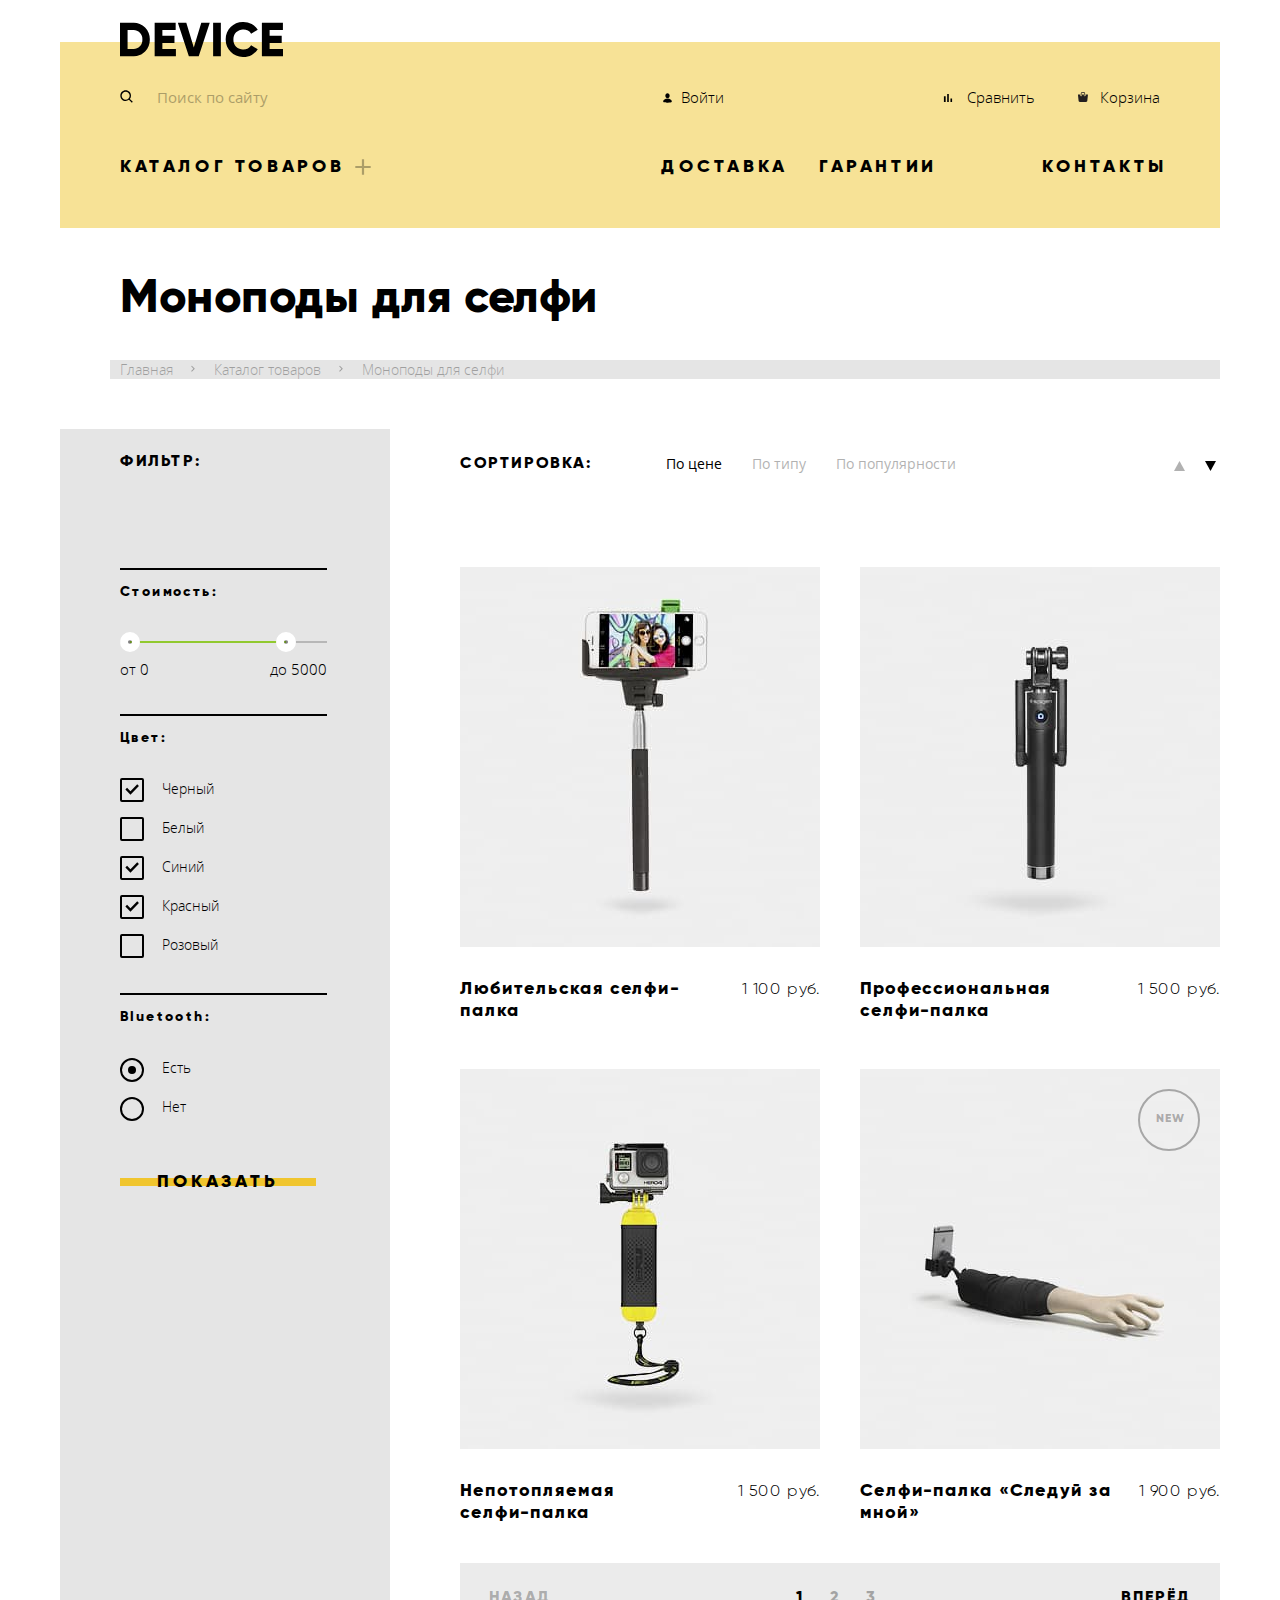
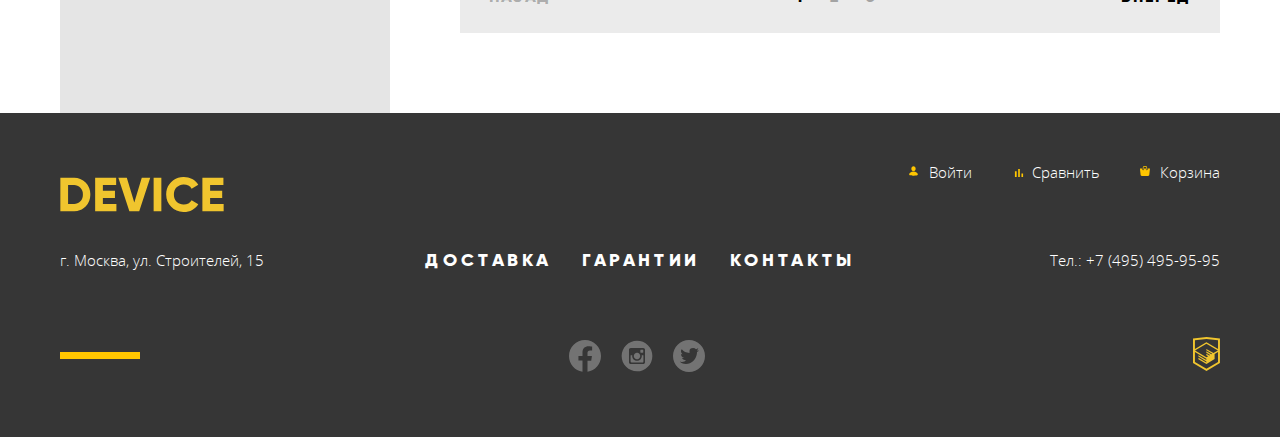
<file: 7/catalog.html>
<!DOCTYPE html>
<html lang="en">

<head>
    <meta charset="UTF-8">
    <meta name="viewport" content="width=device-width, initial-scale=1.0">
    <title>HTML Academy: Девайс</title>
    <link rel="stylesheet" href="css/normalize.css">
    <link rel="stylesheet" href="css/style.css">
    <link rel="icon" href="favicon.ico">
  <base href="https://htmlacademy-htmlcss.github.io/1355873-device-30/7/">
</head>

<body>
	<header class="header">
		<div class="container header-container">
			<a href="index.html">
				<img src="img/logo.svg" class="header-logo" alt="Логотип компании DEVICE" width="163" height="35">
			</a>
			<div class="header-info catalog-header-info">
				<div class="header-info_menu">
					<form action="url" class="header-form">
						<label for="header-form_label"></label>
						<input type="search" id="header-form_label" placeholder="Поиск по сайту"
							class="header-form_input">
						<button class="header-form_button"><span>Найти</span></button>
					</form>
					<ul class="user-navigation">
						<li class="user-navigation_item user-navigation_item--authorization">
							<a href="#" class="user-navigation_link user-link">Войти</a>
						</li>
						<li class="user-navigation_item">
							<a href="#" class="user-navigation_link compare">Сравнить</a>
						</li>
						<li class="user-navigation_item">
							<a href="#" class="user-navigation_link basket">Корзина</a>
						</li>
					</ul>
				</div>
				<nav class="header-navigation">
					<ul class="navigation-list">
						<li class="navigation-list_item">
							<a href="catalog.html" class="navigation-list_link">Каталог товаров</a>
							<button class="navigation-list_button">Открыть</button>
							<div class="submenu-wrapper navigation-list_subcatalog-list">
								<ul class="subcatalog-list">
									<li class="subcatalog_item">
										<a href="#" class="subcatalog-list_link">Виртуальная реальность</a>
									</li>
									<li class="subcatalog_item">
										<a href="#" class="subcatalog-list_link">Моноподы для селфи</a>
									</li>
									<li class="subcatalog_item">
										<a href="#" class="subcatalog-list_link">Экшн-камеры</a>
									</li>
								</ul>
								<ul class="subcatalog-list">
									<li class="subcatalog_item">
										<a href="#" class="subcatalog-list_link">Фитнес-браслеты</a>
									</li>
									<li class="subcatalog_item">
										<a href="#" class="subcatalog-list_link">Умные часы</a>
									</li>
								</ul>
								<ul class="subcatalog-list">
									<li class="subcatalog_item">
										<a href="#" class="subcatalog-list_link">Квадрокоптеры</a>
									</li>
								</ul>
							</div>
						</li>
						<li class="navigation-list_item info-list_item">
							<a href="#" class="navigation-list_link">Доставка</a>
						</li>
						<li class="navigation-list_item info-list_item">
							<a href="#" class="navigation-list_link">Гарантии</a>
						</li>
						<li class="navigation-list_item info-list_item">
							<a href="#" class="navigation-list_link">Контакты</a>
						</li>
					</ul>
				</nav>
			</div>
		</div>
	</header>
    <main>
        <section class="catalog">
            <div class="container catalog-container">
                <h1 class="visually-hidden">Каталог</h1>
                <h2 class="catalog_product-name">Моноподы для селфи</h2>
                <ul class="catalog_breadcrumbs breadcrumbs-list">
                    <li class="breadcrumbs_item"><a href="#" class="breadcrumbs_link">Главная</a></li>
                    <li class="breadcrumbs_item"><a href="#" class="breadcrumbs_link">Каталог товаров</a></li>
                    <li class="breadcrumbs_item"><a class="breadcrumbs_link">Моноподы для селфи</a></li>
                </ul>
                <div class="catalog_filter">
                    <h3>Фильтр:</h3>
                    <form action="#" class="catalog-form">
                        <fieldset class="cash">
                            <legend class="catalog-form_legend">Стоимость</legend>
                            <h4 class="catalog-form_title">Стоимость:</h4>
                            <input class="input-range visually-hidden" type="range" multiple name="price-product" min="0" max="5000" step="50" />
                            <div class="slider-range">
                                <div class="slider-range_track"></div>
                                <div class="slider-range_range"></div>
                                <div class="slider-range_thumb thumb-left"></div>
                                <div class="slider-range_thumb thumb-right"></div>
                            </div>
                            <div class="slider-chart">
                                <p class="slider-range_text">от 0</p><p class="slider-range_text">до 5000</p>
                            </div>
                        </fieldset>
                        <fieldset>
                            <legend class="catalog-form_legend catalog-form_legend-color">Цвет</legend>
                            <h4 class="catalog-form_title">Цвет:</h4>
                            <ul class="catalog-filter-list">
                                <li class="catalog-filter-item">
                                    <label class="custom-input" for="black">Черный
                                        <input type="checkbox" id="black" name="color-black" checked>
                                        <span class="custom-input_checkmark"></span>
                                    </label>
                                </li>
                                <li class="catalog-filter-item">
                                    <label class="custom-input" for="white">Белый
                                        <input type="checkbox" id="white" name="color-white">
                                        <span class="custom-input_checkmark"></span>
                                    </label>
                                </li>
                                <li class="catalog-filter-item">
                                    <label class="custom-input" for="blue">Синий
                                        <input type="checkbox" id="blue" name="color-blue" checked>
                                        <span class="custom-input_checkmark"></span>
                                    </label>
                                </li>
                                <li class="catalog-filter-item">
                                    <label class="custom-input" for="red">Красный
                                        <input type="checkbox" id="red" name="color-red" checked>
                                        <span class="custom-input_checkmark"></span>
                                    </label>
                                </li>
                                <li class="catalog-filter-item">
                                    <label class="custom-input" for="pink">Розовый
                                        <input type="checkbox" id="pink" name="color-pink">
                                        <span class="custom-input_checkmark"></span>
                                    </label>
                                </li>
                            </ul>
                        </fieldset>
                        <fieldset>
                            <legend class="catalog-form_legend">Bluetooth</legend>
                            <h4 class="catalog-form_title">Bluetooth:</h4>
                            <ul class="catalog-filter-list catalog-filter-list--bluetooth">
                                <li class="catalog-filter-item">
                                    <label class="custom-input" for="yes">Есть
                                        <input type="radio" name="bluetooth" id="yes" checked>
                                        <span class="custom-input_checkmark custom-input_checkmark--radio"></span>
                                    </label>
                                </li>
                                <li class="catalog-filter-item">
                                    <label class="custom-input" for="no">Нет
                                        <input type="radio" name="bluetooth" id="no">
                                        <span class="custom-input_checkmark custom-input_checkmark--radio"></span>
                                    </label>
                                </li>
                            </ul>
                        </fieldset>
                        <button type="submit" class="button catalog-filter-button">Показать</button>
                    </form>
                </div>
                <div class="catalog_grid">
                    <div class="catalog-grid-sort">
                        <h3>Сортировка:</h3>
                        <ul class="catalog-grid-sort-buttons sort-buttons-list">
                            <li class="sort-buttons-list_item sort-buttons-list_item--active">
                                <button type="button" class="sort-buttons-list_button">По цене</button>
                            </li>
                            <li class="sort-buttons-list_item">
                                <button type="button" class="sort-buttons-list_button">По типу</button>
                            </li>
                            <li class="sort-buttons-list_item">
                                <button type="button" class="sort-buttons-list_button">По популярности</button>
                            </li>
                        </ul>
                        <div class="catalog-grid-sort_arrows">
                            <button type="button" class="arrow arrow-top">Вверх</button>
                            <button type="button" class="arrow arrow-bottom arrow-bottom--active">Вниз</button>
                        </div>
                    </div>
                    <ul class="catalog-product">
                        <li class="catalog-product_item">
                            <article class="product-cart cart">
                                <div class="cart-popup">
                                    <button type="button" class="button cart-popup_buttom">В корзину</button>
                                    <button type="button" class="cart-popup_comparison">Добавить к сравнению</button>
                                </div>
                                <div class="cart-image">
                                    <img src="img/catalog-image-1.jpg" alt="" width="360" height="380">
                                </div>
                                <div class="cart-price">
                                    <h4 class="cart-price_name">Любительская селфи-палка</h4>
                                    <span class="cart-price_money">1 100 руб.</span>
                                </div>
                            </article>
                        </li>
                        <li class="catalog-product_item">
                            <article class="product-cart cart">
                                <div class="cart-popup">
                                    <button class="button cart-popup_buttom">В корзину</button>
                                    <button class="cart-popup_comparison">Добавить к сравнению</button>
                                </div>
                                <div class="cart-image">
                                    <img src="img/catalog-image-2.jpg" alt="" width="360" height="380">
                                </div>
                                <div class="cart-price">
                                    <h4 class="cart-price_name">Профессиональная <br> селфи-палка</h4>
                                    <span class="cart-price_money">1 500 руб.</span>
                                </div>
                            </article>

                        </li>
                        <li class="catalog-product_item">
                            <article class="product-cart cart">
                                <div class="cart-popup">
                                    <button type="button" class="button cart-popup_buttom">В корзину</button>
                                    <button type="button" class="cart-popup_comparison">Добавить к сравнению</button>
                                </div>
                                <div class="cart-image">
                                    <img src="img/catalog-image-3.jpg" alt="" width="360" height="380">
                                </div>
                                <div class="cart-price">
                                    <h4 class="cart-price_name">Непотопляемая <br> селфи-палка</h4>
                                    <span class="cart-price_money">1 500 руб.</span>
                                </div>
                            </article>
                        </li>
                        <li class="catalog-product_item">
                            <article class="product-cart cart cart--new">
                                <div class="cart-popup">
                                    <button type="button" class="button cart-popup_buttom">В корзину</button>
                                    <button type="button" class="cart-popup_comparison">Добавить к сравнению</button>
                                </div>
                                <div class="cart-image">
                                    <img src="img/catalog-image-4.jpg" alt="" width="360" height="380">
                                </div>
                                <div class="cart-price">
                                    <h4 class="cart-price_name">Селфи-палка «Следуй за мной»</h4>
                                    <span class="cart-price_money">1 900 руб.</span>
                                </div>
                            </article>
                        </li>
                    </ul>

                </div>
                <ul class="catalog_pagination">
                    <li class="catalog-pagination_item">
                        <button type="button" class="catalog-pagination_button catalog-pagination_button--active"
                            disabled>Назад</button>
                    </li>
                    <li class="catalog-pagination_item">
                        <button type="button" class="catalog-pagination_button">1</button>
                    </li>
                    <li class="catalog-pagination_item">
                        <button class="catalog-pagination_button">2</button>
                    </li>
                    <li class="catalog-pagination_item">
                        <button type="button" class="catalog-pagination_button">3</button>
                    </li>
                    <li class="catalog-pagination_item">
                        <button type="button" class="catalog-pagination_button">Вперёд</button>
                    </li>
                </ul>
            </div>
        </section>
    </main>
    <footer>
        <div class="container">
            <div class="footer-row-1">
                <a href="#" class="footer-logo-link">
                    <img src="img/footer-logo.svg" alt="Логотип компании DEVICE" width="164" height="35">
                </a>
                <ul class="user-navigation footer-user-navigation">
                    <li class="user-navigation_item">
                        <a href="#" class="user-navigation_link user-link-footer">Войти</a>
                    </li>
                    <li class="user-navigation_item">
                        <a href="#" class="user-navigation_link compare-footer">Сравнить</a>
                    </li>
                    <li class="user-navigation_item">
                        <a href="#" class="user-navigation_link basket-footer">Корзина</a>
                    </li>
                </ul>
            </div>
            <div class="footer-row-2">
                <a href="#" class="footer-adres">г. Москва, ул. Строителей, 15</a>
                <ul class="navigation-list footer-navigation-list">
                    <li class="navigation-list_item info-list_item">
                        <a href="#" class="navigation-list_link">Доставка</a>
                    </li>
                    <li class="navigation-list_item info-list_item">
                        <a href="#" class="navigation-list_link">Гарантии</a>
                    </li>
                    <li class="navigation-list_item info-list_item">
                        <a href="#" class="navigation-list_link">Контакты</a>
                    </li>
                </ul>
                <a href="tel:+74954959595" class="footer-phone">Тел.: +7 (495) 495-95-95</a>
            </div>
            <div class="footer-row-3">
                <span class="minus"></span>
                <ul class="footer-list">
                    <li class="footer-list_item"><a href="#" class="footer-list_link">Facebook
                            <img src="img/icon_facebook.svg" alt="Иконка фейсбука" width="32" height="32">
                        </a>
                    </li>
                    <li class="footer-list_item"><a href="#" class="footer-list_link">Instagram
                            <img src="img/icon_instagram.svg" alt="Иконка инстаграма" width="32" height="32">
                        </a>
                    </li>
                    <li class="footer-list_item"><a href="#" class="footer-list_link">Twitter
                            <img src="img/icon_twitter.svg" alt="Иконка твиттера" width="32" height="32">
                        </a>
                    </li>
                </ul>
                <a href="https://htmlacademy.ru/intensive/htmlcss" class="html-link">
                    <img src="img/logo-html.svg" alt="Логотип HTML" width="27" height="34">
                </a>
            </div>
        </div>
    </footer>
    <script src="js/script.js"></script>
</body>

</html>
</file>
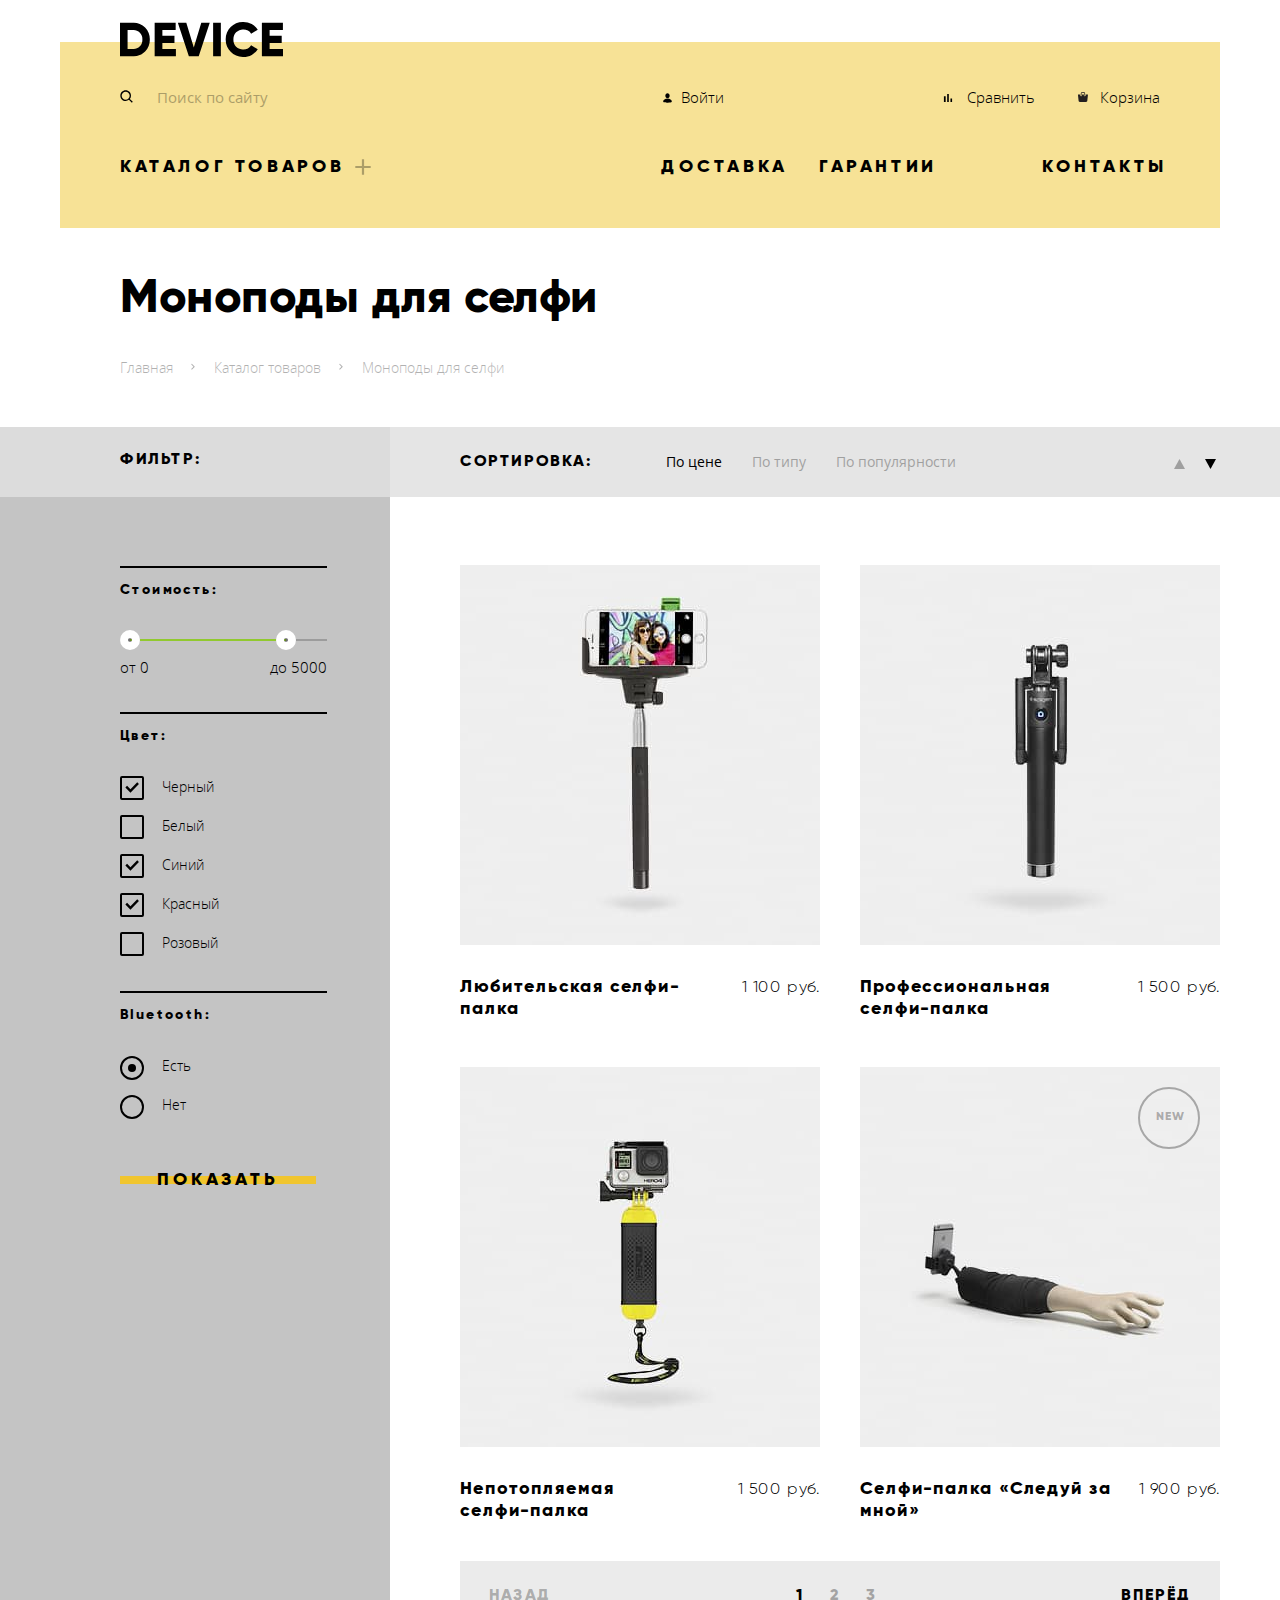
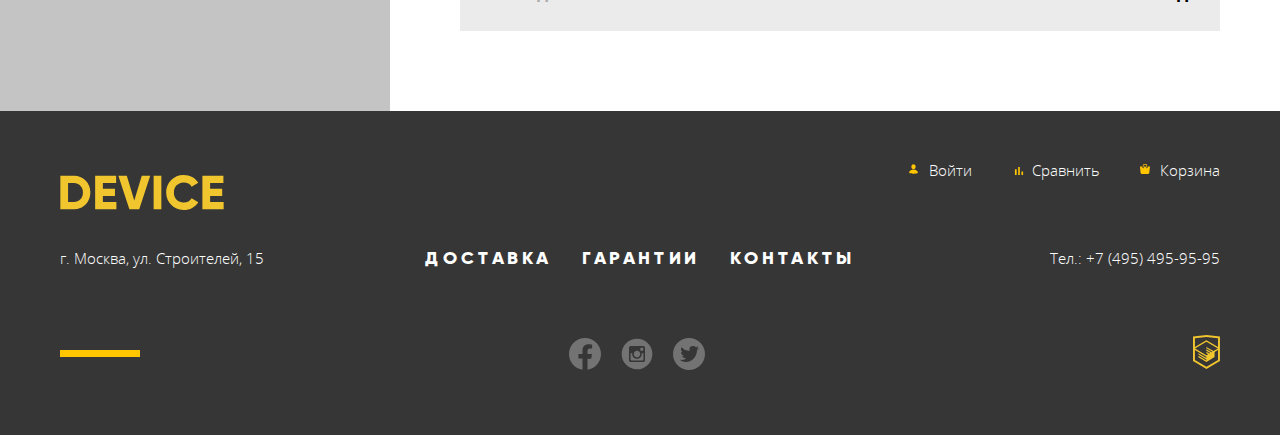
<file: 8/catalog.html>
<!DOCTYPE html>
<html lang="en">

<head>
    <meta charset="UTF-8">
    <meta name="viewport" content="width=device-width, initial-scale=1.0">
    <title>HTML Academy: Девайс</title>
    <link rel="stylesheet" href="css/normalize.css">
    <link rel="stylesheet" href="css/style.css">
    <link rel="icon" href="favicon.ico">
  <base href="https://htmlacademy-htmlcss.github.io/1355873-device-30/8/">
</head>

<body>
	<header class="header">
		<div class="container header-container">
			<a href="index.html">
				<img src="img/logo.svg" class="header-logo" alt="Логотип компании DEVICE" width="163" height="35">
			</a>
			<div class="header-info catalog-header-info">
				<div class="header-info_menu">
					<form action="url" class="header-form">
						<label for="header-form_label"></label>
						<input type="search" id="header-form_label" placeholder="Поиск по сайту"
							class="header-form_input">
						<button class="header-form_button"><span>Найти</span></button>
					</form>
					<ul class="user-navigation">
						<li class="user-navigation_item user-navigation_item--authorization">
							<a href="#" class="user-navigation_link user-link">Войти</a>
						</li>
						<li class="user-navigation_item">
							<a href="#" class="user-navigation_link compare">Сравнить</a>
						</li>
						<li class="user-navigation_item">
							<a href="#" class="user-navigation_link basket">Корзина</a>
						</li>
					</ul>
				</div>
				<nav class="header-navigation">
					<ul class="navigation-list">
						<li class="navigation-list_item">
							<a href="catalog.html" class="navigation-list_link">Каталог товаров</a>
							<button class="navigation-list_button">Открыть</button>
							<div class="submenu-wrapper navigation-list_subcatalog-list">
								<ul class="subcatalog-list">
									<li class="subcatalog_item">
										<a href="#" class="subcatalog-list_link">Виртуальная реальность</a>
									</li>
									<li class="subcatalog_item">
										<a href="#" class="subcatalog-list_link">Моноподы для селфи</a>
									</li>
									<li class="subcatalog_item">
										<a href="#" class="subcatalog-list_link">Экшн-камеры</a>
									</li>
								</ul>
								<ul class="subcatalog-list">
									<li class="subcatalog_item">
										<a href="#" class="subcatalog-list_link">Фитнес-браслеты</a>
									</li>
									<li class="subcatalog_item">
										<a href="#" class="subcatalog-list_link">Умные часы</a>
									</li>
								</ul>
								<ul class="subcatalog-list">
									<li class="subcatalog_item">
										<a href="#" class="subcatalog-list_link">Квадрокоптеры</a>
									</li>
								</ul>
							</div>
						</li>
						<li class="navigation-list_item info-list_item">
							<a href="#" class="navigation-list_link">Доставка</a>
						</li>
						<li class="navigation-list_item info-list_item">
							<a href="#" class="navigation-list_link">Гарантии</a>
						</li>
						<li class="navigation-list_item info-list_item">
							<a href="#" class="navigation-list_link">Контакты</a>
						</li>
					</ul>
				</nav>
			</div>
		</div>
	</header>
    <main>
        <section class="catalog">
            <h1 class="visually-hidden">Каталог</h1>
            <div class="catalog_breadcrumbs container">
                <h2 class="catalog_product-name">Моноподы для селфи</h2>
                <ul class="catalog_breadcrumbs breadcrumbs-list">
                    <li class="breadcrumbs_item"><a href="#" class="breadcrumbs_link">Главная</a></li>
                    <li class="breadcrumbs_item"><a href="#" class="breadcrumbs_link">Каталог товаров</a></li>
                    <li class="breadcrumbs_item"><a class="breadcrumbs_link">Моноподы для селфи</a></li>
                </ul>
            </div>
            <div class="catalog-content">
                <div class="decoration-line"></div>
                <div class="margin-left"></div>
                <div class="margin-right"></div>
                <div class="catalog_filter">
                    <h3>Фильтр:</h3>
                    <form action="#" class="catalog-form">
                        <fieldset class="cash">
                            <legend class="catalog-form_legend">Стоимость</legend>
                            <h4 class="catalog-form_title">Стоимость:</h4>
                            <input class="input-range visually-hidden" type="range" multiple name="price-product" min="0" max="5000" step="50" />
                            <div class="slider-range">
                                <div class="slider-range_track"></div>
                                <div class="slider-range_range"></div>
                                <div class="slider-range_thumb thumb-left"></div>
                                <div class="slider-range_thumb thumb-right"></div>
                            </div>
                            <div class="slider-chart">
                                <p class="slider-range_text">от 0</p><p class="slider-range_text">до 5000</p>
                            </div>
                        </fieldset>
                        <fieldset>
                            <legend class="catalog-form_legend catalog-form_legend-color">Цвет</legend>
                            <h4 class="catalog-form_title">Цвет:</h4>
                            <ul class="catalog-filter-list">
                                <li class="catalog-filter-item">
                                    <label class="custom-input" for="black">Черный
                                        <input type="checkbox" id="black" name="color-black" checked>
                                        <span class="custom-input_checkmark"></span>
                                    </label>
                                </li>
                                <li class="catalog-filter-item">
                                    <label class="custom-input" for="white">Белый
                                        <input type="checkbox" id="white" name="color-white">
                                        <span class="custom-input_checkmark"></span>
                                    </label>
                                </li>
                                <li class="catalog-filter-item">
                                    <label class="custom-input" for="blue">Синий
                                        <input type="checkbox" id="blue" name="color-blue" checked>
                                        <span class="custom-input_checkmark"></span>
                                    </label>
                                </li>
                                <li class="catalog-filter-item">
                                    <label class="custom-input" for="red">Красный
                                        <input type="checkbox" id="red" name="color-red" checked>
                                        <span class="custom-input_checkmark"></span>
                                    </label>
                                </li>
                                <li class="catalog-filter-item">
                                    <label class="custom-input" for="pink">Розовый
                                        <input type="checkbox" id="pink" name="color-pink">
                                        <span class="custom-input_checkmark"></span>
                                    </label>
                                </li>
                            </ul>
                        </fieldset>
                        <fieldset>
                            <legend class="catalog-form_legend">Bluetooth</legend>
                            <h4 class="catalog-form_title">Bluetooth:</h4>
                            <ul class="catalog-filter-list catalog-filter-list--bluetooth">
                                <li class="catalog-filter-item">
                                    <label class="custom-input" for="yes">Есть
                                        <input type="radio" name="bluetooth" id="yes" checked>
                                        <span class="custom-input_checkmark custom-input_checkmark--radio"></span>
                                    </label>
                                </li>
                                <li class="catalog-filter-item">
                                    <label class="custom-input" for="no">Нет
                                        <input type="radio" name="bluetooth" id="no">
                                        <span class="custom-input_checkmark custom-input_checkmark--radio"></span>
                                    </label>
                                </li>
                            </ul>
                        </fieldset>
                        <button type="submit" class="button catalog-filter-button">Показать</button>
                    </form>
                </div>
                <div class="catalog_grid">
                    <div class="catalog-grid-sort">
                        <h3>Сортировка:</h3>
                        <ul class="catalog-grid-sort-buttons sort-buttons-list">
                            <li class="sort-buttons-list_item sort-buttons-list_item--active">
                                <button type="button" class="sort-buttons-list_button">По цене</button>
                            </li>
                            <li class="sort-buttons-list_item">
                                <button type="button" class="sort-buttons-list_button">По типу</button>
                            </li>
                            <li class="sort-buttons-list_item">
                                <button type="button" class="sort-buttons-list_button">По популярности</button>
                            </li>
                        </ul>
                        <div class="catalog-grid-sort_arrows">
                            <button type="button" class="arrow arrow-top">Вверх</button>
                            <button type="button" class="arrow arrow-bottom arrow-bottom--active">Вниз</button>
                        </div>
                    </div>
                    <ul class="catalog-product">
                        <li class="catalog-product_item">
                            <article class="product-cart cart">
                                <div class="cart-popup">
                                    <button type="button" class="button cart-popup_buttom">В корзину</button>
                                    <button type="button" class="cart-popup_comparison">Добавить к сравнению</button>
                                </div>
                                <div class="cart-image">
                                    <img src="img/catalog-image-1.jpg" alt="" width="360" height="380">
                                </div>
                                <div class="cart-price">
                                    <h4 class="cart-price_name">Любительская селфи-палка</h4>
                                    <span class="cart-price_money">1 100 руб.</span>
                                </div>
                            </article>
                        </li>
                        <li class="catalog-product_item">
                            <article class="product-cart cart">
                                <div class="cart-popup">
                                    <button class="button cart-popup_buttom">В корзину</button>
                                    <button class="cart-popup_comparison">Добавить к сравнению</button>
                                </div>
                                <div class="cart-image">
                                    <img src="img/catalog-image-2.jpg" alt="" width="360" height="380">
                                </div>
                                <div class="cart-price">
                                    <h4 class="cart-price_name">Профессиональная <br> селфи-палка</h4>
                                    <span class="cart-price_money">1 500 руб.</span>
                                </div>
                            </article>

                        </li>
                        <li class="catalog-product_item">
                            <article class="product-cart cart">
                                <div class="cart-popup">
                                    <button type="button" class="button cart-popup_buttom">В корзину</button>
                                    <button type="button" class="cart-popup_comparison">Добавить к сравнению</button>
                                </div>
                                <div class="cart-image">
                                    <img src="img/catalog-image-3.jpg" alt="" width="360" height="380">
                                </div>
                                <div class="cart-price">
                                    <h4 class="cart-price_name">Непотопляемая <br> селфи-палка</h4>
                                    <span class="cart-price_money">1 500 руб.</span>
                                </div>
                            </article>
                        </li>
                        <li class="catalog-product_item">
                            <article class="product-cart cart cart--new">
                                <div class="cart-popup">
                                    <button type="button" class="button cart-popup_buttom">В корзину</button>
                                    <button type="button" class="cart-popup_comparison">Добавить к сравнению</button>
                                </div>
                                <div class="cart-image">
                                    <img src="img/catalog-image-4.jpg" alt="" width="360" height="380">
                                </div>
                                <div class="cart-price">
                                    <h4 class="cart-price_name">Селфи-палка «Следуй за мной»</h4>
                                    <span class="cart-price_money">1 900 руб.</span>
                                </div>
                            </article>
                        </li>
                    </ul>

                </div>
                <ul class="catalog_pagination">
                    <li class="catalog-pagination_item">
                        <button type="button" class="catalog-pagination_button catalog-pagination_button--active"
                            disabled>Назад</button>
                    </li>
                    <li class="catalog-pagination_item">
                        <button type="button" class="catalog-pagination_button">1</button>
                    </li>
                    <li class="catalog-pagination_item">
                        <button class="catalog-pagination_button">2</button>
                    </li>
                    <li class="catalog-pagination_item">
                        <button type="button" class="catalog-pagination_button">3</button>
                    </li>
                    <li class="catalog-pagination_item">
                        <button type="button" class="catalog-pagination_button">Вперёд</button>
                    </li>
                </ul>
            </div>




            <!-- <div class="container catalog-container">


                <div class="catalog_filter">
                    <h3>Фильтр:</h3>
                    <form action="#" class="catalog-form">
                        <fieldset class="cash">
                            <legend class="catalog-form_legend">Стоимость</legend>
                            <h4 class="catalog-form_title">Стоимость:</h4>
                            <input class="input-range visually-hidden" type="range" multiple name="price-product" min="0" max="5000" step="50" />
                            <div class="slider-range">
                                <div class="slider-range_track"></div>
                                <div class="slider-range_range"></div>
                                <div class="slider-range_thumb thumb-left"></div>
                                <div class="slider-range_thumb thumb-right"></div>
                            </div>
                            <div class="slider-chart">
                                <p class="slider-range_text">от 0</p><p class="slider-range_text">до 5000</p>
                            </div>
                        </fieldset>
                        <fieldset>
                            <legend class="catalog-form_legend catalog-form_legend-color">Цвет</legend>
                            <h4 class="catalog-form_title">Цвет:</h4>
                            <ul class="catalog-filter-list">
                                <li class="catalog-filter-item">
                                    <label class="custom-input" for="black">Черный
                                        <input type="checkbox" id="black" name="color-black" checked>
                                        <span class="custom-input_checkmark"></span>
                                    </label>
                                </li>
                                <li class="catalog-filter-item">
                                    <label class="custom-input" for="white">Белый
                                        <input type="checkbox" id="white" name="color-white">
                                        <span class="custom-input_checkmark"></span>
                                    </label>
                                </li>
                                <li class="catalog-filter-item">
                                    <label class="custom-input" for="blue">Синий
                                        <input type="checkbox" id="blue" name="color-blue" checked>
                                        <span class="custom-input_checkmark"></span>
                                    </label>
                                </li>
                                <li class="catalog-filter-item">
                                    <label class="custom-input" for="red">Красный
                                        <input type="checkbox" id="red" name="color-red" checked>
                                        <span class="custom-input_checkmark"></span>
                                    </label>
                                </li>
                                <li class="catalog-filter-item">
                                    <label class="custom-input" for="pink">Розовый
                                        <input type="checkbox" id="pink" name="color-pink">
                                        <span class="custom-input_checkmark"></span>
                                    </label>
                                </li>
                            </ul>
                        </fieldset>
                        <fieldset>
                            <legend class="catalog-form_legend">Bluetooth</legend>
                            <h4 class="catalog-form_title">Bluetooth:</h4>
                            <ul class="catalog-filter-list catalog-filter-list--bluetooth">
                                <li class="catalog-filter-item">
                                    <label class="custom-input" for="yes">Есть
                                        <input type="radio" name="bluetooth" id="yes" checked>
                                        <span class="custom-input_checkmark custom-input_checkmark--radio"></span>
                                    </label>
                                </li>
                                <li class="catalog-filter-item">
                                    <label class="custom-input" for="no">Нет
                                        <input type="radio" name="bluetooth" id="no">
                                        <span class="custom-input_checkmark custom-input_checkmark--radio"></span>
                                    </label>
                                </li>
                            </ul>
                        </fieldset>
                        <button type="submit" class="button catalog-filter-button">Показать</button>
                    </form>
                </div>
                <div class="catalog_grid">
                    <div class="catalog-grid-sort">
                        <h3>Сортировка:</h3>
                        <ul class="catalog-grid-sort-buttons sort-buttons-list">
                            <li class="sort-buttons-list_item sort-buttons-list_item--active">
                                <button type="button" class="sort-buttons-list_button">По цене</button>
                            </li>
                            <li class="sort-buttons-list_item">
                                <button type="button" class="sort-buttons-list_button">По типу</button>
                            </li>
                            <li class="sort-buttons-list_item">
                                <button type="button" class="sort-buttons-list_button">По популярности</button>
                            </li>
                        </ul>
                        <div class="catalog-grid-sort_arrows">
                            <button type="button" class="arrow arrow-top">Вверх</button>
                            <button type="button" class="arrow arrow-bottom arrow-bottom--active">Вниз</button>
                        </div>
                    </div>
                    <ul class="catalog-product">
                        <li class="catalog-product_item">
                            <article class="product-cart cart">
                                <div class="cart-popup">
                                    <button type="button" class="button cart-popup_buttom">В корзину</button>
                                    <button type="button" class="cart-popup_comparison">Добавить к сравнению</button>
                                </div>
                                <div class="cart-image">
                                    <img src="img/catalog-image-1.jpg" alt="" width="360" height="380">
                                </div>
                                <div class="cart-price">
                                    <h4 class="cart-price_name">Любительская селфи-палка</h4>
                                    <span class="cart-price_money">1 100 руб.</span>
                                </div>
                            </article>
                        </li>
                        <li class="catalog-product_item">
                            <article class="product-cart cart">
                                <div class="cart-popup">
                                    <button class="button cart-popup_buttom">В корзину</button>
                                    <button class="cart-popup_comparison">Добавить к сравнению</button>
                                </div>
                                <div class="cart-image">
                                    <img src="img/catalog-image-2.jpg" alt="" width="360" height="380">
                                </div>
                                <div class="cart-price">
                                    <h4 class="cart-price_name">Профессиональная <br> селфи-палка</h4>
                                    <span class="cart-price_money">1 500 руб.</span>
                                </div>
                            </article>

                        </li>
                        <li class="catalog-product_item">
                            <article class="product-cart cart">
                                <div class="cart-popup">
                                    <button type="button" class="button cart-popup_buttom">В корзину</button>
                                    <button type="button" class="cart-popup_comparison">Добавить к сравнению</button>
                                </div>
                                <div class="cart-image">
                                    <img src="img/catalog-image-3.jpg" alt="" width="360" height="380">
                                </div>
                                <div class="cart-price">
                                    <h4 class="cart-price_name">Непотопляемая <br> селфи-палка</h4>
                                    <span class="cart-price_money">1 500 руб.</span>
                                </div>
                            </article>
                        </li>
                        <li class="catalog-product_item">
                            <article class="product-cart cart cart--new">
                                <div class="cart-popup">
                                    <button type="button" class="button cart-popup_buttom">В корзину</button>
                                    <button type="button" class="cart-popup_comparison">Добавить к сравнению</button>
                                </div>
                                <div class="cart-image">
                                    <img src="img/catalog-image-4.jpg" alt="" width="360" height="380">
                                </div>
                                <div class="cart-price">
                                    <h4 class="cart-price_name">Селфи-палка «Следуй за мной»</h4>
                                    <span class="cart-price_money">1 900 руб.</span>
                                </div>
                            </article>
                        </li>
                    </ul>

                </div>
                <ul class="catalog_pagination">
                    <li class="catalog-pagination_item">
                        <button type="button" class="catalog-pagination_button catalog-pagination_button--active"
                            disabled>Назад</button>
                    </li>
                    <li class="catalog-pagination_item">
                        <button type="button" class="catalog-pagination_button">1</button>
                    </li>
                    <li class="catalog-pagination_item">
                        <button class="catalog-pagination_button">2</button>
                    </li>
                    <li class="catalog-pagination_item">
                        <button type="button" class="catalog-pagination_button">3</button>
                    </li>
                    <li class="catalog-pagination_item">
                        <button type="button" class="catalog-pagination_button">Вперёд</button>
                    </li>
                </ul>
            </div> -->
        </section>
    </main>
    <footer>
        <div class="container">
            <div class="footer-row-1">
                <a href="#" class="footer-logo-link">
                    <img src="img/footer-logo.svg" alt="Логотип компании DEVICE" width="164" height="35">
                </a>
                <ul class="user-navigation footer-user-navigation">
                    <li class="user-navigation_item">
                        <a href="#" class="user-navigation_link user-link-footer">Войти</a>
                    </li>
                    <li class="user-navigation_item">
                        <a href="#" class="user-navigation_link compare-footer">Сравнить</a>
                    </li>
                    <li class="user-navigation_item">
                        <a href="#" class="user-navigation_link basket-footer">Корзина</a>
                    </li>
                </ul>
            </div>
            <div class="footer-row-2">
                <a href="#" class="footer-adres">г. Москва, ул. Строителей, 15</a>
                <ul class="navigation-list footer-navigation-list">
                    <li class="navigation-list_item info-list_item">
                        <a href="#" class="navigation-list_link">Доставка</a>
                    </li>
                    <li class="navigation-list_item info-list_item">
                        <a href="#" class="navigation-list_link">Гарантии</a>
                    </li>
                    <li class="navigation-list_item info-list_item">
                        <a href="#" class="navigation-list_link">Контакты</a>
                    </li>
                </ul>
                <a href="tel:+74954959595" class="footer-phone">Тел.: +7 (495) 495-95-95</a>
            </div>
            <div class="footer-row-3">
                <span class="minus"></span>
                <ul class="footer-list">
                    <li class="footer-list_item"><a href="#" class="footer-list_link">Facebook
                            <img src="img/icon_facebook.svg" alt="Иконка фейсбука" width="32" height="32">
                        </a>
                    </li>
                    <li class="footer-list_item"><a href="#" class="footer-list_link">Instagram
                            <img src="img/icon_instagram.svg" alt="Иконка инстаграма" width="32" height="32">
                        </a>
                    </li>
                    <li class="footer-list_item"><a href="#" class="footer-list_link">Twitter
                            <img src="img/icon_twitter.svg" alt="Иконка твиттера" width="32" height="32">
                        </a>
                    </li>
                </ul>
                <a href="https://htmlacademy.ru/intensive/htmlcss" class="html-link">
                    <img src="img/logo-html.svg" alt="Логотип HTML" width="27" height="34">
                </a>
            </div>
        </div>
    </footer>
    <script src="js/script.js"></script>
</body>

</html>
</file>
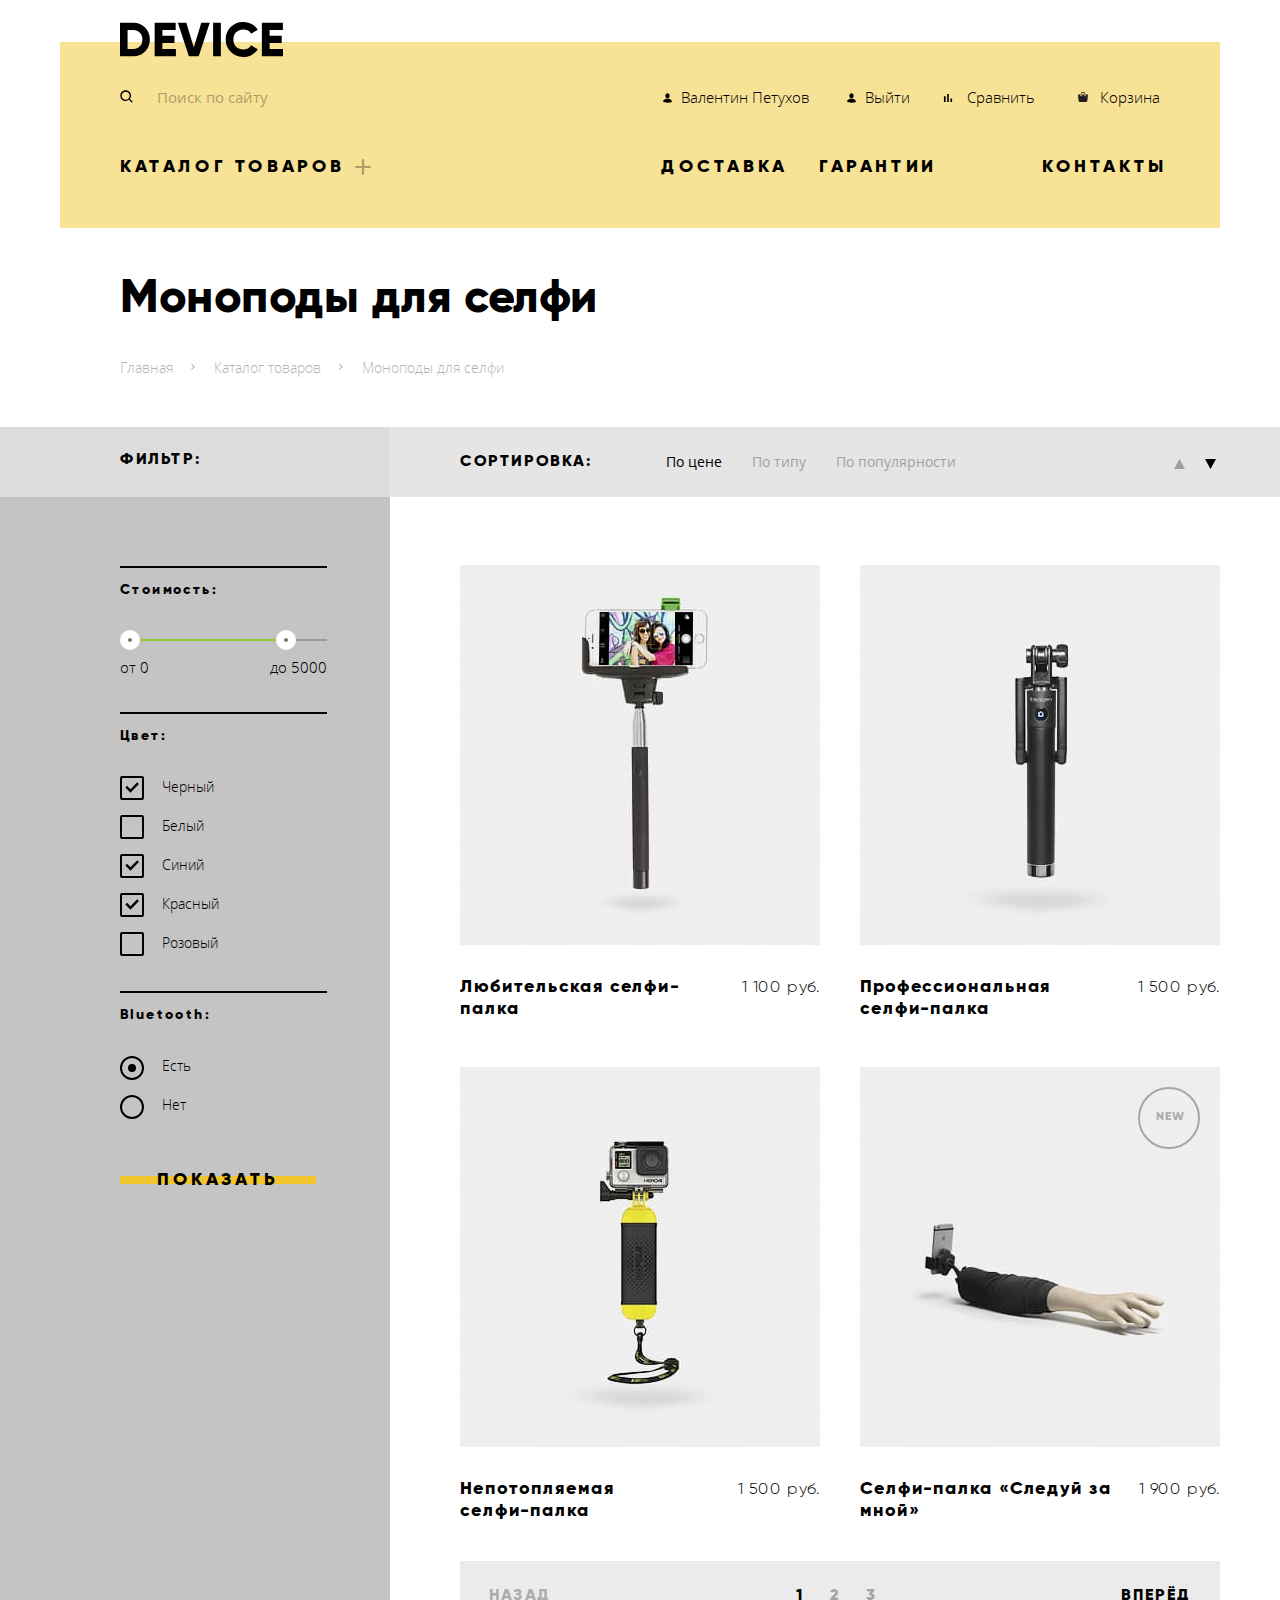
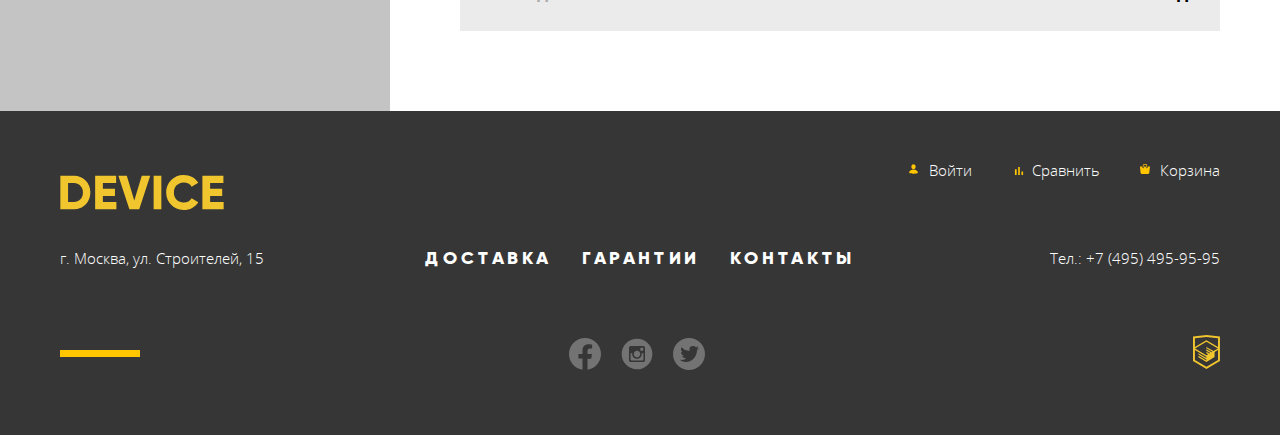
<file: 9/catalog.html>
<!DOCTYPE html>
<html lang="en">

<head>
    <meta charset="UTF-8">
    <meta name="viewport" content="width=device-width, initial-scale=1.0">
    <title>HTML Academy: Девайс</title>
    <link rel="stylesheet" href="css/normalize.css">
    <link rel="stylesheet" href="css/style.css">
    <link rel="icon" href="favicon.ico">
  <base href="https://htmlacademy-htmlcss.github.io/1355873-device-30/9/">
</head>

<body>
    <header class="header">
        <div class="container header-container">
            <a href="index.html">
                <img src="img/logo.svg" class="header-logo" alt="Логотип компании DEVICE" width="163" height="35">
            </a>
            <div class="header-info catalog-header-info">
                <div class="header-info_menu">
                    <form action="url" class="header-form">
                        <label for="header-form_label"></label>
                        <input type="search" id="header-form_label" placeholder="Поиск по сайту"
                            class="header-form_input">
                        <button class="header-form_button"><span>Найти</span></button>
                    </form>
                    <ul class="user-navigation">
                        <li class="user-navigation_item user-navigation_item--authorization">
                            <a href="#" class="user-navigation_link user-link">Валентин Петухов</a>
                        </li>
                        <li class="user-navigation_item user-navigation_item--authorization">
                            <a href="#" class="user-navigation_link user-link">Выйти</a>
                        </li>
                        <li class="user-navigation_item">
                            <a href="#" class="user-navigation_link compare">Сравнить</a>
                        </li>
                        <li class="user-navigation_item">
                            <a href="#" class="user-navigation_link basket">Корзина</a>
                        </li>
                    </ul>
                </div>
                <nav class="header-navigation">
                    <ul class="navigation-list">
                        <li class="navigation-list_item">
                            <a href="catalog.html" class="navigation-list_link">Каталог товаров</a>
                            <button class="navigation-list_button">Открыть</button>
                            <div class="submenu-wrapper navigation-list_subcatalog-list">
                                <ul class="subcatalog-list">
                                    <li class="subcatalog_item">
                                        <a href="#" class="subcatalog-list_link">Виртуальная реальность</a>
                                    </li>
                                    <li class="subcatalog_item">
                                        <a href="#" class="subcatalog-list_link">Моноподы для селфи</a>
                                    </li>
                                    <li class="subcatalog_item">
                                        <a href="#" class="subcatalog-list_link">Экшн-камеры</a>
                                    </li>
                                </ul>
                                <ul class="subcatalog-list">
                                    <li class="subcatalog_item">
                                        <a href="#" class="subcatalog-list_link">Фитнес-браслеты</a>
                                    </li>
                                    <li class="subcatalog_item">
                                        <a href="#" class="subcatalog-list_link">Умные часы</a>
                                    </li>
                                </ul>
                                <ul class="subcatalog-list">
                                    <li class="subcatalog_item">
                                        <a href="#" class="subcatalog-list_link">Квадрокоптеры</a>
                                    </li>
                                </ul>
                            </div>
                        </li>
                        <li class="navigation-list_item info-list_item">
                            <a href="#" class="navigation-list_link">Доставка</a>
                        </li>
                        <li class="navigation-list_item info-list_item">
                            <a href="#" class="navigation-list_link">Гарантии</a>
                        </li>
                        <li class="navigation-list_item info-list_item">
                            <a href="#" class="navigation-list_link">Контакты</a>
                        </li>
                    </ul>
                </nav>
            </div>
        </div>
    </header>
    <main>
        <section class="catalog">
            <h1 class="visually-hidden">Каталог</h1>
            <div class="catalog_breadcrumbs container">
                <h2 class="catalog_product-name">Моноподы для селфи</h2>
                <ul class="catalog_breadcrumbs breadcrumbs-list">
                    <li class="breadcrumbs_item"><a href="#" class="breadcrumbs_link">Главная</a></li>
                    <li class="breadcrumbs_item"><a href="#" class="breadcrumbs_link">Каталог товаров</a></li>
                    <li class="breadcrumbs_item"><a class="breadcrumbs_link">Моноподы для селфи</a></li>
                </ul>
            </div>
            <div class="catalog-content">
                <div class="decoration-line"></div>
                <div class="margin-left"></div>
                <div class="margin-right"></div>
                <div class="catalog_filter">
                    <h3>Фильтр:</h3>
                    <form action="#" class="catalog-form">
                        <fieldset class="cash">
                            <legend class="catalog-form_legend">Стоимость</legend>
                            <h4 class="catalog-form_title">Стоимость:</h4>
                            <input class="input-range visually-hidden" type="range" name="price-product"
                                min="0" max="5000" step="50" />
                            <div class="slider-range">
                                <div class="slider-range_track"></div>
                                <div class="slider-range_range"></div>
                                <div class="slider-range_thumb thumb-left"></div>
                                <div class="slider-range_thumb thumb-right"></div>
                            </div>
                            <div class="slider-chart">
                                <p class="slider-range_text">от 0</p>
                                <p class="slider-range_text">до 5000</p>
                            </div>
                        </fieldset>
                        <fieldset>
                            <legend class="catalog-form_legend catalog-form_legend-color">Цвет</legend>
                            <h4 class="catalog-form_title">Цвет:</h4>
                            <ul class="catalog-filter-list">
                                <li class="catalog-filter-item">
                                    <label class="custom-input" for="black">Черный
                                        <input type="checkbox" id="black" name="color-black" checked>
                                        <span class="custom-input_checkmark"></span>
                                    </label>
                                </li>
                                <li class="catalog-filter-item">
                                    <label class="custom-input" for="white">Белый
                                        <input type="checkbox" id="white" name="color-white">
                                        <span class="custom-input_checkmark"></span>
                                    </label>
                                </li>
                                <li class="catalog-filter-item">
                                    <label class="custom-input" for="blue">Синий
                                        <input type="checkbox" id="blue" name="color-blue" checked>
                                        <span class="custom-input_checkmark"></span>
                                    </label>
                                </li>
                                <li class="catalog-filter-item">
                                    <label class="custom-input" for="red">Красный
                                        <input type="checkbox" id="red" name="color-red" checked>
                                        <span class="custom-input_checkmark"></span>
                                    </label>
                                </li>
                                <li class="catalog-filter-item">
                                    <label class="custom-input" for="pink">Розовый
                                        <input type="checkbox" id="pink" name="color-pink">
                                        <span class="custom-input_checkmark"></span>
                                    </label>
                                </li>
                            </ul>
                        </fieldset>
                        <fieldset>
                            <legend class="catalog-form_legend">Bluetooth</legend>
                            <h4 class="catalog-form_title">Bluetooth:</h4>
                            <ul class="catalog-filter-list catalog-filter-list--bluetooth">
                                <li class="catalog-filter-item">
                                    <label class="custom-input" for="yes">Есть
                                        <input type="radio" name="bluetooth" id="yes" checked>
                                        <span class="custom-input_checkmark custom-input_checkmark--radio"></span>
                                    </label>
                                </li>
                                <li class="catalog-filter-item">
                                    <label class="custom-input" for="no">Нет
                                        <input type="radio" name="bluetooth" id="no">
                                        <span class="custom-input_checkmark custom-input_checkmark--radio"></span>
                                    </label>
                                </li>
                            </ul>
                        </fieldset>
                        <button type="submit" class="button catalog-filter-button">Показать</button>
                    </form>
                </div>
                <div class="catalog_grid">
                    <div class="catalog-grid-sort">
                        <h3>Сортировка:</h3>
                        <ul class="catalog-grid-sort-buttons sort-buttons-list">
                            <li class="sort-buttons-list_item sort-buttons-list_item--active">
                                <button type="button" class="sort-buttons-list_button">По цене</button>
                            </li>
                            <li class="sort-buttons-list_item">
                                <button type="button" class="sort-buttons-list_button">По типу</button>
                            </li>
                            <li class="sort-buttons-list_item">
                                <button type="button" class="sort-buttons-list_button">По популярности</button>
                            </li>
                        </ul>
                        <div class="catalog-grid-sort_arrows">
                            <button type="button" class="arrow arrow-top">Вверх</button>
                            <button type="button" class="arrow arrow-bottom arrow-bottom--active">Вниз</button>
                        </div>
                    </div>
                    <ul class="catalog-product">
                        <li class="catalog-product_item">
                            <article class="product-cart cart">
                                <div class="cart-popup">
                                    <button type="button" class="button cart-popup_buttom">В корзину</button>
                                    <button type="button" class="cart-popup_comparison">Добавить к
                                        сравнению</button>
                                </div>
                                <div class="cart-image">
                                    <img src="img/catalog-image-1.jpg" alt="" width="360" height="380">
                                </div>
                                <div class="cart-price">
                                    <h4 class="cart-price_name">Любительская селфи-палка</h4>
                                    <span class="cart-price_money">1 100 руб.</span>
                                </div>
                            </article>
                        </li>
                        <li class="catalog-product_item">
                            <article class="product-cart cart">
                                <div class="cart-popup">
                                    <button class="button cart-popup_buttom">В корзину</button>
                                    <button class="cart-popup_comparison">Добавить к сравнению</button>
                                </div>
                                <div class="cart-image">
                                    <img src="img/catalog-image-2.jpg" alt="" width="360" height="380">
                                </div>
                                <div class="cart-price">
                                    <h4 class="cart-price_name">Профессиональная <br> селфи-палка</h4>
                                    <span class="cart-price_money">1 500 руб.</span>
                                </div>
                            </article>
                        </li>
                        <li class="catalog-product_item">
                            <article class="product-cart cart">
                                <div class="cart-popup">
                                    <button type="button" class="button cart-popup_buttom">В корзину</button>
                                    <button type="button" class="cart-popup_comparison">Добавить к сравнению</button>
                                </div>
                                <div class="cart-image">
                                    <img src="img/catalog-image-3.jpg" alt="" width="360" height="380">
                                </div>
                                <div class="cart-price">
                                    <h4 class="cart-price_name">Непотопляемая <br> селфи-палка</h4>
                                    <span class="cart-price_money">1 500 руб.</span>
                                </div>
                            </article>
                        </li>
                        <li class="catalog-product_item">
                            <article class="product-cart cart cart--new">
                                <div class="cart-popup">
                                    <button type="button" class="button cart-popup_buttom">В корзину</button>
                                    <button type="button" class="cart-popup_comparison">Добавить к сравнению</button>
                                </div>
                                <div class="cart-image">
                                    <img src="img/catalog-image-4.jpg" alt="" width="360" height="380">
                                </div>
                                <div class="cart-price">
                                    <h4 class="cart-price_name">Селфи-палка «Следуй за мной»</h4>
                                    <span class="cart-price_money">1 900 руб.</span>
                                </div>
                            </article>
                        </li>
                    </ul>
                </div>
                <ul class="catalog_pagination">
                    <li class="catalog-pagination_item">
                        <button type="button" class="catalog-pagination_button catalog-pagination_button--active"
                            disabled>Назад</button>
                    </li>
                    <li class="catalog-pagination_item">
                        <button type="button" class="catalog-pagination_button">1</button>
                    </li>
                    <li class="catalog-pagination_item">
                        <button class="catalog-pagination_button">2</button>
                    </li>
                    <li class="catalog-pagination_item">
                        <button type="button" class="catalog-pagination_button">3</button>
                    </li>
                    <li class="catalog-pagination_item">
                        <button type="button" class="catalog-pagination_button">Вперёд</button>
                    </li>
                </ul>
            </div>
        </section>
    </main>
    <footer>
        <div class="container">
            <div class="footer-row-1">
                <a href="#" class="footer-logo-link">
                    <img src="img/footer-logo.svg" alt="Логотип компании DEVICE" width="164" height="35">
                </a>
                <ul class="user-navigation footer-user-navigation">
                    <li class="user-navigation_item">
                        <a href="#" class="user-navigation_link user-link-footer">Войти</a>
                    </li>
                    <li class="user-navigation_item">
                        <a href="#" class="user-navigation_link compare-footer">Сравнить</a>
                    </li>
                    <li class="user-navigation_item">
                        <a href="#" class="user-navigation_link basket-footer">Корзина</a>
                    </li>
                </ul>
            </div>
            <div class="footer-row-2">
                <a href="#" class="footer-adres">г. Москва, ул. Строителей, 15</a>
                <ul class="navigation-list footer-navigation-list">
                    <li class="navigation-list_item info-list_item">
                        <a href="#" class="navigation-list_link">Доставка</a>
                    </li>
                    <li class="navigation-list_item info-list_item">
                        <a href="#" class="navigation-list_link">Гарантии</a>
                    </li>
                    <li class="navigation-list_item info-list_item">
                        <a href="#" class="navigation-list_link">Контакты</a>
                    </li>
                </ul>
                <a href="tel:+74954959595" class="footer-phone">Тел.: +7 (495) 495-95-95</a>
            </div>
            <div class="footer-row-3">
                <span class="minus"></span>
                <ul class="footer-list">
                    <li class="footer-list_item"><a href="#" class="footer-list_link">Facebook
                            <img src="img/icon_facebook.svg" alt="Иконка фейсбука" width="32" height="32">
                        </a>
                    </li>
                    <li class="footer-list_item"><a href="#" class="footer-list_link">Instagram
                            <img src="img/icon_instagram.svg" alt="Иконка инстаграма" width="32" height="32">
                        </a>
                    </li>
                    <li class="footer-list_item"><a href="#" class="footer-list_link">Twitter
                            <img src="img/icon_twitter.svg" alt="Иконка твиттера" width="32" height="32">
                        </a>
                    </li>
                </ul>
                <a href="https://htmlacademy.ru/intensive/htmlcss" class="html-link">
                    <img src="img/logo-html.svg" alt="Логотип HTML" width="27" height="34">
                </a>
            </div>
        </div>
    </footer>
    <script src="js/script.js"></script>
</body>

</html>
</file>
<file: css/min.style.css>
@font-face{font-family:"Open Sans";src:url(../fonts/opensanslight.woff2),url(../fonts/opensanslight.woff);font-style:normal;font-weight:300;font-display:swap}@font-face{font-family:"Open Sans";src:url(../fonts/opensans.woff2),url(../fonts/opensans.woff);font-style:normal;font-weight:400;font-display:swap}@font-face{font-family:Gilroy;src:url(../fonts/Gilroy-Light.woff2),url(../fonts/Gilroy-Light.woff);font-style:normal;font-weight:300;font-display:swap}@font-face{font-family:Gilroy;src:url(../fonts/Gilroy-Extrabold.woff2),url(../fonts/Gilroy-Extrabold.woff);font-style:normal;font-weight:800;font-display:swap}html{box-sizing:border-box}*,::after,::before{box-sizing:inherit}.list-reset{padding:0;margin:0;list-style:none}.body{font-family:"Open Sans",Arial,sans-serif;font-size:15px;font-weight:300}:root{--basic-black:#000;--basic-dark:#363636;--basic-gray:#e5e5e5;--basic-gray-50:#dcdcdc;--basic-gray-100:#e5e5e5;--basic-white:#fff;--basic-white-50:rgba(255, 255, 255, 0.3);--basic-white-100:rgba(255, 255, 255, 0.6);--special-yellow-dark:#f0c52e;--special-yellow:#f7e296;--special-green:#91c92f;--special-error:#f6dada;--special-white:#f2f2f2}.container{max-width:1200px;padding:0 20px;margin:0 auto}.visually-hidden{position:absolute;width:1px;height:1px;padding:0;margin:-1px;overflow:hidden;clip:rect(0 0 0 0);-webkit-clip-path:inset(100%);clip-path:inset(100%);white-space:nowrap;border:0}.unselectable{-webkit-touch-callout:none;-webkit-user-select:none;-moz-user-select:none;-ms-user-select:none;user-select:none}.button{position:relative;z-index:10;display:inline-block;font-family:Gilroy,"Times New Roman",serif;font-size:18px;font-weight:800;line-height:22px;color:inherit;text-decoration:none;text-transform:uppercase;letter-spacing:.2em;vertical-align:top;cursor:pointer}.button:before{position:absolute;top:50%;left:0;z-index:-1;width:100%;height:22.2%;overflow:hidden;content:"";background-color:var(--special-yellow-dark);-webkit-transition:all .3s ease;-moz-transition:all .3s ease;-ms-transition:all .3s ease;-o-transition:all .3s ease;transition:all .3s ease;-webkit-transform:translateY(-50%);-moz-transform:translateY(-50%);-ms-transform:translateY(-50%);-o-transform:translateY(-50%);transform:translateY(-50%)}.button:hover:before{height:100%}.button:active{opacity:.6}.header-container{position:relative}.header-logo{position:absolute;top:-20px;left:80px}.header-info{padding:0 60px 85px;margin-top:42px;background-color:var(--special-yellow)}.header-info_menu{display:flex;align-items:center;justify-content:space-between;padding-top:30px;margin-bottom:35px}.header-form{position:relative;display:flex;width:440px;margin-right:100px}.header-form label:before{position:absolute;top:18px;left:0;width:16px;height:16px;cursor:pointer;content:"";background-image:url(../img/search.svg);background-repeat:no-repeat}.header-form_input{flex-grow:1;padding:10px 15px 10px 37px;line-height:20px;background-color:transparent;border:none}.header-form_button{padding:14px 18px;margin:0;color:var(--basic-black);visibility:hidden;background-color:transparent;border:2px solid var(--basic-black)}.header-form input:focus{outline:0;box-shadow:inset 0 -2px 0 var(--basic-black)}.header-form input:focus+button{visibility:visible}.header-form input::-webkit-input-placeholder{color:var(--basic-black);opacity:.3}.header-form input::-moz-placeholder{color:var(--basic-black);opacity:.3}.header-form input:-ms-input-placeholder{color:var(--basic-black);opacity:.3}.header-form input::-ms-input-placeholder{color:var(--basic-black);opacity:.3}.header-form input::placeholder{color:var(--basic-black);opacity:.3}.header-form input:focus::-webkit-input-placeholder,.header-form:hover input::-webkit-input-placeholder{opacity:.6}.header-form input:focus::-moz-placeholder,.header-form:hover input::-moz-placeholder{opacity:.6}.header-form input:focus:-ms-input-placeholder,.header-form:hover input:-ms-input-placeholder{opacity:.6}.header-form input:focus::-ms-input-placeholder,.header-form:hover input::-ms-input-placeholder{opacity:.6}.header-form input:focus::-webkit-input-placeholder,.header-form:hover input::-webkit-input-placeholder{opacity:.6}.header-form input:focus::-moz-placeholder,.header-form:hover input::-moz-placeholder{opacity:.6}.header-form input:focus:-ms-input-placeholder,.header-form:hover input:-ms-input-placeholder{opacity:.6}.header-form input:focus::-ms-input-placeholder,.header-form:hover input::-ms-input-placeholder{opacity:.6}.header-form input:focus::-webkit-input-placeholder,.header-form:hover input::-webkit-input-placeholder{opacity:.6}.header-form input:focus::-moz-placeholder,.header-form:hover input::-moz-placeholder{opacity:.6}.header-form input:focus:-ms-input-placeholder,.header-form:hover input:-ms-input-placeholder{opacity:.6}.header-form input:focus::-ms-input-placeholder,.header-form:hover input::-ms-input-placeholder{opacity:.6}.header-form input:focus::-webkit-input-placeholder,.header-form:hover input::-webkit-input-placeholder{opacity:.6}.header-form input:focus::-moz-placeholder,.header-form:hover input::-moz-placeholder{opacity:.6}.header-form input:focus:-ms-input-placeholder,.header-form:hover input:-ms-input-placeholder{opacity:.6}.header-form input:focus::-ms-input-placeholder,.header-form:hover input::-ms-input-placeholder{opacity:.6}.header-form input:focus::placeholder,.header-form:hover input::placeholder{opacity:.6}.header-form input::-webkit-input-placeholder{color:var(--basic-black);opacity:.3}.header-form input::-moz-placeholder{color:var(--basic-black);opacity:.3}.header-form input:-ms-input-placeholder{color:var(--basic-black);opacity:.3}.header-form input::-ms-input-placeholder{color:var(--basic-black);opacity:.3}.header-form input::placeholder{color:var(--basic-black);opacity:.3}.header-form button:focus,.header-form button:hover{color:var(--basic-white);cursor:pointer;visibility:visible;background-color:var(--basic-black)}.header-form button:active span{opacity:.3}.user-navigation{display:flex;align-items:center;width:50%;line-height:0}.user-navigation_item--authorization{flex-grow:1}.compare{margin-right:35px}.basket{margin-left:auto}.user-navigation_link{position:relative;display:block;padding:14px 0 14px 30px;color:inherit;text-decoration:none}.user-navigation_link:hover{opacity:.6}.user-navigation_link:focus{opacity:.3}.user-navigation_link:before{position:absolute;top:8px;left:10px;width:14px;height:13px;content:"";background-image:url(../img/icon_user.svg);background-repeat:no-repeat}.compare.user-navigation_link:before{top:8px;left:4px;width:14px;height:14px;background-image:url(../img/compare.svg)}.basket.user-navigation_link:before{top:9px;left:8px;width:14px;height:13px;background-image:url(../img/basket.svg);background-repeat:no-repeat}.navigation-list{position:relative;z-index:10;display:grid;grid-template-columns:541px 158px 223px 1fr;padding-bottom:80px}.navigation-list_link{padding:5px 0;font-family:Gilroy,"Times New Roman",serif;font-size:18px;font-weight:800;line-height:22px;color:inherit;text-decoration:none;text-transform:uppercase;letter-spacing:.2em}.navigation-list_link:hover{opacity:.6}.navigation-list_link:focus{opacity:.3}.submenu-wrapper{position:absolute;top:10px;left:-60px;z-index:5;display:none;width:1160px;height:162px;padding-top:16px;padding-left:60px;margin-top:15px;background-color:var(--special-yellow)}.subcatalog-list{margin-top:10px;margin-right:60px}.subcatalog-list_link{color:inherit;text-decoration:none}.subcatalog-list .subcatalog_item{margin-bottom:17px;white-space:nowrap;border:none}.subcatalog_item:hover{opacity:.6}.subcatalog_item:active{opacity:.3}.navigation-list_item:hover>.submenu-wrapper{display:flex}.navigation-list_button{position:absolute;top:0;left:232px;width:22px;height:22px;font-size:0;cursor:pointer;background-color:transparent;background-image:url(../img/icon_plus.svg);border:none}.navigation-list_button--active~.submenu-wrapper{display:flex}.slider{position:relative;margin-top:-139px}.slider-item{position:relative;display:flex;align-items:center;justify-content:space-between;width:1024px;height:506px;margin:0 auto;margin-bottom:106px;font-style:normal;color:var(--basic-black)}.slide:after{position:absolute;top:44px;right:392px;width:100px;height:7px;font-family:Gilroy,"Times New Roman",serif;content:"";background-color:var(--basic-white)}.slide-1:before{position:absolute;top:-10px;right:-20px;font-family:Gilroy,"Times New Roman",serif;font-size:179px;font-weight:800;line-height:219px;color:var(--basic-white);text-transform:uppercase;content:"01"}.slide-2:before{position:absolute;top:-10px;right:-20px;font-family:Gilroy,"Times New Roman",serif;font-size:179px;font-weight:800;line-height:219px;color:var(--basic-white);text-transform:uppercase;content:"02"}.slide-3:before{position:absolute;top:-10px;right:-20px;font-family:Gilroy,"Times New Roman",serif;font-size:179px;font-weight:800;line-height:219px;color:var(--basic-white);text-transform:uppercase;content:"03"}.slide-image{width:512px;margin-left:21px}.slide-image img{max-width:100%;-o-object-fit:contain;object-fit:contain}.slide-content{position:relative;display:inline-flex;flex-direction:column;justify-content:space-between;width:512px;margin-top:85px;margin-left:21px}.slide-content_text{display:flex;flex-direction:column;margin-top:20px}.title{padding:0;margin:0;font-family:Gilroy,"Times New Roman",serif;font-size:47px;font-weight:800;line-height:58px;letter-spacing:.2em}.slide-text_slogan{margin-bottom:28px;letter-spacing:normal}.slide-text_description{padding:0;margin:0;margin-bottom:52px;font-family:"Open Sans",Arial,sans-serif;font-size:15px;font-weight:300;line-height:20px}.slider-content_button{width:220px;padding:7px 0;margin-bottom:52px;text-align:center}.slider-table{font-family:Gilroy,"Times New Roman",serif;font-style:normal;font-weight:300;color:var(--basic-black);letter-spacing:.1em;border-collapse:separate}.table-characteristic td:not(:last-of-type),.table-value td:not(:last-of-type){padding-bottom:13px}.table-characteristic td,.table-value td{padding-bottom:13px}.table-value{height:30px;font-size:36px;line-height:40px;letter-spacing:.1em}.table-characteristic{font-size:13px;line-height:15px;letter-spacing:.1em}.slider-controls{position:absolute;top:349px;right:88px;display:flex;justify-content:space-between;width:72px}.slider-controls_button{width:12px;height:12px;padding:0;cursor:pointer;background-color:var(--basic-white);border:1px solid var(--basic-black);-webkit-border-radius:50%;-moz-border-radius:50%;-ms-border-radius:50%;-o-border-radius:50%;border-radius:50%}.slider-controls_button--current{background:url(../img/slider-circle.svg) no-repeat center}.slide-1,.slide-2,.slide-3{display:none}.slide--current{display:flex}.popular-product{margin-bottom:65px}.product-list{display:flex;justify-content:space-between}.product-list_link{color:inherit;text-decoration:none}.product{width:160px}.product-image{position:relative;display:flex;align-items:center;justify-content:center;height:160px;margin-bottom:38px;background-color:var(--special-yellow)}.product-image:before{position:absolute;top:0;right:0;bottom:0;left:0;content:"";background:var(--basic-white-50)}.product:hover .product-image:before{background:var(--basic-white-50)}.product:active .product-image:before{background:var(--basic-white-100)}.product:hover .product-image{background-color:var(--special-yellow-dark)}.product:active .product-title{color:var(--basic-dark);background:var(--basic-white-100);opacity:.3}.product-title{font-family:Gilroy,"Times New Roman",serif;font-size:18px;font-style:normal;font-weight:800;line-height:22px;letter-spacing:.05em}.service-container{display:flex}.service{display:flex;flex-direction:column;margin-right:118px;border-right:7px solid var(--basic-black)}.service-list{width:277px;padding-top:68px;padding-bottom:66px}.service-list li:not(:last-of-type){margin-bottom:20px}.service-item{z-index:10;margin:10px 0}.service-button{z-index:1;width:160px;padding:10px;text-align:center;background-color:transparent;border:none}.service-button--current{position:relative;width:280px;padding-left:15px;color:var(--special-yellow);text-align:left}.service-button--current:before{position:absolute;top:21px;right:0;bottom:0;left:0;width:100%;height:100%;background-color:var(--basic-black)}.service-description{padding-top:70px}.service-description_title{margin-bottom:41px}.service-description_text{line-height:30px;letter-spacing:.1em}.slide-4,.slide-5,.slide-6{position:relative;display:none}.slide-4:before{position:absolute;top:-11px;right:-270px;width:156px;height:188px;content:"";background-image:url(../img/delivery.svg);background-repeat:no-repeat}.slide-5:before{position:absolute;top:-11px;right:-200px;width:171px;height:195px;content:"";background-image:url(../img/delivery-2.svg);background-repeat:no-repeat}.slide-6:before{position:absolute;top:-11px;right:-200px;width:156px;height:188px;content:"";background-image:url(../img/delivery-3.svg);background-repeat:no-repeat}.delivery-slider_slide--curent{display:block}.delivery{z-index:-10;padding-bottom:67px;margin-bottom:91px;background:linear-gradient(transparent 100px,var(--basic-gray) 100px)}.logotypes{margin-bottom:146px}.logotype-list{display:flex;justify-content:space-between}.logotypes-box{position:relative;-webkit-filter:grayscale(100%);filter:grayscale(100%);opacity:.2}.logotypes-box:hover{-webkit-filter:grayscale(0);filter:grayscale(0);opacity:1}.logotypes-box img{width:100%;-o-object-fit:contain;object-fit:contain}.contacts{margin-bottom:76px}.info-container{display:flex;justify-content:space-between}.info-title{margin-bottom:44px}.info-text{padding:0;margin:0;margin-bottom:40px;font-family:"Open Sans",Arial,sans-serif;font-weight:300;line-height:28px}.about-us-list{display:flex;flex-direction:column;padding-top:19px;margin-bottom:70px;margin-left:20px;font-family:Gilroy,"Times New Roman",serif;font-size:16px;font-weight:800;line-height:28px;list-style:circle}.about-us-list li{padding-left:12px}.about-us-list li:not(:last-of-type){margin-bottom:14px}.info-button{width:260px;padding:10px;margin-left:4px;text-align:center;background:0 0;border:none}.contacts,.info{position:relative}.contacts-map{margin-bottom:72px;cursor:pointer}.contacts:before,.info:before{position:absolute;top:-56px;left:0;width:80px;height:7px;content:"";background-color:var(--basic-black)}footer{height:324px;padding-top:45px;background-color:var(--basic-dark)}.footer-row-1{position:relative;display:flex;justify-content:flex-end;margin-bottom:49px}.footer-logo-link{position:absolute;top:19px;left:0}.footer-user-navigation{justify-content:flex-end;color:var(--basic-white)}.footer-user-navigation li:not(:last-of-type){margin-right:35px}.catalog-footer-user-navigation li:first-of-type{margin-right:-4px}.footer-row-2{display:flex;align-items:center;justify-content:space-between;margin-bottom:50px;color:var(--basic-white)}.footer-row-2 a{width:250px}.footer-adres{color:inherit;-moz-text-align-last:left;text-align-last:left;text-decoration:none}.footer-phone{color:inherit;text-align:right;text-decoration:none}.footer-navigation-list{display:flex;padding-bottom:0}.footer-navigation-list li{margin:16px}.footer-info-list li:nth-of-type(1){margin:0}.footer-info-list li:nth-of-type(3){flex-grow:0}.user-link-footer.user-navigation_link:before{background-image:url(../img/icon_user-footer.svg)}.compare-footer.user-navigation_link:before{background-image:url(../img/compare-footer.svg)}.basket-footer.user-navigation_link:before{background-image:url(../img/basket-footer.svg)}.user-link-footer--out:before{display:none}.footer-row-3{position:relative;display:flex;align-items:center;justify-content:space-between}.footer-row-3:before{position:absolute;top:15px;left:0;width:80px;height:7px;content:"";background-color:var(--special-yellow-dark)}.footer-list{display:flex;margin-right:-20px;font-size:0}.footer-list_link{margin:10px;opacity:.3}.footer-list_link:hover{opacity:.6}.footer-list_link:active{opacity:1}.html-link:hover{opacity:.6}.html-link:active{opacity:.3}.popup-wrapper{position:fixed;top:0;right:0;bottom:0;left:0;z-index:10;display:none;align-items:center;justify-content:center;width:100%;height:100%;background:var(--basic-white-100)}.popup-wrapper--active{display:flex;animation:bounce .6s}@keyframes bounce{0%{transform:translateY(-2000px)}70%{transform:translateY(30px)}90%{transform:translateY(-10px)}100%{transform:translateY(0)}}.popup{position:relative;width:960px;margin:0 auto;background:var(--special-yellow);box-shadow:0 10px 16px var(--basic-dark)}.button-close{position:absolute;top:30px;right:30px;width:55px;height:55px;font-size:0;cursor:pointer;background:var(--special-yellow-dark);border:none;-webkit-border-radius:50%;-moz-border-radius:50%;-ms-border-radius:50%;-o-border-radius:50%;border-radius:50%;opacity:.5}.button-close:before{position:absolute;top:14px;right:24px;width:2px;height:25px;content:"";background-color:var(--basic-white);-webkit-transform:rotate(45deg);-moz-transform:rotate(45deg);-ms-transform:rotate(45deg);-o-transform:rotate(45deg);transform:rotate(45deg)}.button-close:after{position:absolute;top:15px;right:25px;width:2px;height:25px;content:"";background-color:var(--basic-white);-webkit-transform:rotate(-45deg);-moz-transform:rotate(-45deg);-ms-transform:rotate(-45deg);-o-transform:rotate(-45deg);transform:rotate(-45deg)}.button-close:hover{opacity:1}.button-close:active,.button-close:focus{opacity:.3}.write-us-form{display:grid;grid-template-rows:min-content min-content min-content;grid-template-columns:1fr 1fr;grid-row-gap:32px;grid-column-gap:40px;padding:90px 100px 40px;background-color:var(--basic-white)}.write-us-form_button{width:200px;padding:10px 0;margin-top:15px;background-color:transparent;border:none}.write-us-form label{font-family:Gilroy,"Times New Roman",serif;font-size:18px;font-weight:800;line-height:22px}.write-us-form input,.write-us-form textarea{width:100%;padding:16px 22px;margin-top:10px;font-family:"Open Sans",Arial,sans-serif;font-size:14px;line-height:19px;color:var(--basic-dark);resize:none;background-color:var(--special-white);border:2px solid transparent}.write-us-form input:hover,.write-us-form textarea:hover{background:var(--special-white)}.write-us-form input:active,.write-us-form input:focus,.write-us-form textarea:active,.write-us-form textarea:focus{background:var(--basic-white);border:2px solid var(--special-yellow);outline:0}.write-us-form textarea{height:167px}.write-us-form_textarea{grid-column:1/-1}.popup-map{width:960px;height:550px;margin:0 auto;background:var(--special-yellow);box-shadow:0 10px 16px rgba(var(--basic-black),.15)}.map{width:100%;height:100%}.catalog-header-info{padding-bottom:0}.catalog-user-navigation>.user-navigation_item--authorization{flex-grow:0}.catalog-user-navigation_item--link{flex-grow:1}.catalog-user-navigation_item--link>.user-navigation_link::before{display:none}.catalog-user-navigation_item--link a{padding-left:24px}.header-info.catalog-header-info{height:186px;padding:0 60px 0}.catalog-container{display:grid;grid-template-rows:-webkit-min-content -webkit-min-content 1fr -webkit-min-content;grid-template-rows:min-content min-content 1fr min-content;grid-template-columns:330px 1fr}.catalog_product-name{grid-column:1/-1;margin:43px 0 29px 60px;font-family:Gilroy,"Times New Roman",serif;font-size:47px;font-weight:800;line-height:58px}.breadcrumbs-list{display:flex;flex-direction:row;align-items:center;margin-bottom:50px;margin-left:50px;font-family:"Open Sans",Arial,sans-serif;font-size:14px;font-weight:300;line-height:19px}.breadcrumbs_link{position:relative;padding:10px 10px;color:inherit;text-decoration:none;opacity:.3}.breadcrumbs_link:hover{opacity:.6}.breadcrumbs_link:active{opacity:.1}.breadcrumbs_item:not(:last-of-type){margin-right:21px}.breadcrumbs_link[href]:after{position:absolute;top:12px;right:-14px;width:10px;height:10px;content:"";background-image:url(../img/arrow-pagination.svg);background-repeat:no-repeat}.catalog-content{display:grid;grid-template-rows:1fr 1fr min-content;grid-template-columns:1fr 330px 830px 1fr}.decoration-line{grid-row:1/2;grid-column:1/-1;height:70px;background:var(--basic-gray)}.margin-left{grid-row:1/-1;grid-column:1/2;background:linear-gradient(to bottom,var(--basic-gray-50) 0 70px,var(--basic-gray-100) 70px 100%)}.margin-right{grid-row:1/-1;grid-column:4/-1}.catalog_filter{grid-row:2/-1;grid-column:2/3;background:linear-gradient(to bottom,var(--basic-gray-50) 0 70px,var(--basic-gray-100) 70px 100%)}.catalog_filter{grid-row:1/4;grid-column:2/3;padding:23px 63px 0 60px}.catalog_grid{grid-row:1/3;grid-column:3/4}.catalog_pagination{display:flex;grid-row:3/-1;grid-column:3/4;align-items:center;justify-content:space-between;padding:23px 29px;margin-bottom:76px;margin-left:70px;background-color:var(--basic-gray-50)}.catalog-form{margin-top:84px}.catalog_filter fieldset{padding:0;margin:0;border:none;border-top:2px solid var(--basic-black)}.catalog_filter h3{margin:0;font-family:Gilroy,"Times New Roman",serif;font-size:16px;font-weight:800;line-height:20px;text-transform:uppercase;letter-spacing:.1em}.catalog-form_title{display:block;padding:0;margin:0;margin-bottom:32px;font-family:Gilroy,"Times New Roman",serif;font-size:14px;font-weight:800;line-height:17px;letter-spacing:.1em}.slider-range{position:relative;height:2px;margin-top:40px}.slider-range_track{position:absolute;top:0;right:0;bottom:0;left:0;background:var(--basic-dark)}.slider-range_range{position:absolute;top:0;right:20%;bottom:0;left:5%;background-color:var(--special-green)}.slider-range_thumb{position:absolute;width:20px;height:20px;background:var(--basic-dark);border:8px solid var(--basic-white);-webkit-border-radius:100%;-moz-border-radius:100%;-ms-border-radius:100%;-o-border-radius:100%;border-radius:100%}.thumb-left{top:0;left:5%;-webkit-transform:translate(-10px,-9px);-moz-transform:translate(-10px,-9px);-ms-transform:translate(-10px,-9px);-o-transform:translate(-10px,-9px);transform:translate(-10px,-9px)}.thumb-right{top:0;right:20%;-webkit-transform:translate(10px,-9px);-moz-transform:translate(10px,-9px);-ms-transform:translate(10px,-9px);-o-transform:translate(10px,-9px);transform:translate(10px,-9px)}.slider-range_text{display:inline-block;margin-top:18px;vertical-align:top}.slider-chart{display:flex;justify-content:space-between}.cash{height:146px}.catalog-form_legend{padding-top:30px;font-size:0}.catalog-filter-list{margin-bottom:25px}.catalog-filter-item{font-family:"Open Sans",Arial,sans-serif;font-size:14px;font-weight:300;line-height:19px}.catalog-filter-item:not(:last-of-type){margin-bottom:21px}.custom-input{position:relative;display:inline-flex;align-items:center;padding-left:42px}.custom-input input{position:absolute;width:0;height:0;opacity:0}.custom-input_checkmark{position:absolute;top:-1px;left:0;width:24px;height:24px;border:2px solid var(--basic-black);-webkit-border-radius:2px;-moz-border-radius:2px;-ms-border-radius:2px;-o-border-radius:2px;border-radius:2px}.custom-input_checkmark--radio{position:absolute;top:0;left:0;width:24px;height:24px;border:2px solid var(--basic-black);-webkit-border-radius:50%;-moz-border-radius:50%;-ms-border-radius:50%;-o-border-radius:50%;border-radius:50%}.custom-input input:hover~.custom-input_checkmark{opacity:.3}.custom-input input:focus~.custom-input_checkmark{opacity:.3}.custom-input_checkmark:after{position:absolute;display:none;content:""}.custom-input input:checked~.custom-input_checkmark:after{top:4px;left:3px;display:block;width:21px;height:21px;background-image:url(../img/check.svg);background-repeat:no-repeat}.custom-input input:checked~.custom-input_checkmark--radio:after{top:6px;left:6px;display:block;width:8px;height:8px;background-color:var(--basic-black);-webkit-border-radius:50%;-moz-border-radius:50%;-ms-border-radius:50%;-o-border-radius:50%;border-radius:50%}.catalog-filter-list--bluetooth{margin-bottom:48px}.catalog-filter-button{display:block;padding:7px 37px;background-color:transparent;border:none}.catalog-grid-sort{display:flex;align-items:center;padding-top:23px;margin-bottom:22px;margin-left:70px;text-align:center}.catalog-grid-sort h3{margin:0;margin-right:67px;font-family:Gilroy,"Times New Roman",serif;font-size:16px;font-weight:800;line-height:20px;text-transform:uppercase;letter-spacing:.1em}.sort-buttons-list{display:inline-flex;align-items:center}.sort-buttons-list_item{font-family:"Open Sans",Arial,sans-serif;font-size:14px;font-weight:300;line-height:19px;opacity:.3}.sort-buttons-list_item:hover{opacity:.6}.sort-buttons-list_item:active{opacity:1}.sort-buttons-list_item:not(:last-of-type){margin-right:18px}.sort-buttons-list_item--active{opacity:1}.sort-buttons-list_button{cursor:pointer;background-color:transparent;border:none}.catalog-grid-sort_arrows{margin-left:auto}.catalog-grid-sort_arrows button{width:18px;height:18px;font-size:0;cursor:pointer;background-color:transparent;background-position:center;border:none}.catalog-grid-sort_arrows button:hover{opacity:.3}.catalog-grid-sort_arrows button:active{opacity:1}.arrow-top{margin-right:10px;background-image:url(../img/icon-down-dir.svg);opacity:.3;-webkit-transform:rotate(180deg);-moz-transform:rotate(180deg);-ms-transform:rotate(180deg);-o-transform:rotate(180deg);transform:rotate(180deg)}.arrow-bottom{background-image:url(../img/icon-down-dir.svg);opacity:.3}.arrow-bottom--active{opacity:1}.catalog-product{display:grid;grid-template-columns:-webkit-max-content -webkit-max-content;grid-template-columns:max-content max-content;grid-gap:40px;justify-content:flex-end;padding-top:70px;margin-bottom:32px}.cart{position:relative;width:360px;height:462px;cursor:pointer}.cart-popup{position:absolute;top:0;left:0;z-index:10;display:flex;flex-direction:column;justify-content:center;width:360px;height:380px;visibility:hidden;background-color:var(--basic-white-100);opacity:0}.cart-popup_button{padding:10px 38px;margin:0 auto;margin-bottom:10px;background-color:transparent;border:none}.cart-popup_comparison{font-family:"Open Sans",Arial,sans-serif;font-size:13px;font-weight:300;line-height:18px;letter-spacing:.1em;cursor:pointer;background:0 0;border:none}.cart:hover>.cart-popup{visibility:visible;opacity:1}.cart:focus>.cart-popup{visibility:visible;opacity:1}.cart-image{margin-bottom:32px}.cart-price{display:flex;align-items:center;justify-content:space-between;margin-bottom:7px}.cart-price_name{width:265px;margin:0;font-family:Gilroy,"Times New Roman",serif;font-size:18px;font-weight:800;line-height:22px;letter-spacing:.05em}.cart-price_money{align-self:flex-start;margin-top:3px;font-family:Gilroy,"Times New Roman",serif;font-size:16px;font-weight:300;line-height:18px;letter-spacing:.05em}.cart--new{position:relative}.cart--new:before{position:absolute;top:33px;right:27px;width:62px;height:62px;content:"";border:2px solid var(--basic-dark);-webkit-border-radius:100%;-moz-border-radius:100%;-ms-border-radius:100%;-o-border-radius:100%;border-radius:100%}.cart--new:after{position:absolute;top:57px;right:45px;display:flex;align-items:center;font-family:Gilroy,"Times New Roman",serif;font-size:12px;font-style:normal;font-weight:800;line-height:15px;color:var(--basic-dark);text-transform:uppercase;content:"new"}.catalog-pagination_item:first-of-type{flex-grow:1}.catalog-pagination_item:last-of-type{flex-grow:1;text-align:right;opacity:1}.catalog-pagination_item:not(:last-of-type){margin-right:25px;opacity:1}.catalog-pagination_button{padding:5px 0;font-family:Gilroy,"Times New Roman",serif;font-size:16px;font-weight:800;line-height:20px;text-transform:uppercase;letter-spacing:.1em;cursor:pointer;background-color:transparent;border:none}.catalog-pagination_button--active{opacity:1}.catalog-pagination_item:nth-of-type(3),.catalog-pagination_item:nth-of-type(4){opacity:.3}
</file>
<file: 7/css/style.css>
@font-face {
    font-family: "Open Sans";
    src: url(../fonts/opensanslight.woff2), url(../fonts/opensanslight.woff);
    font-weight: 300;
    font-style: normal;
    font-display: swap;
}
@font-face {
    font-family: "Open Sans";
    src: url(../fonts/opensans.woff2), url(../fonts/opensans.woff);
    font-weight: 400;
    font-style: normal;
    font-display: swap;
}
@font-face {
    font-family: "Gilroy";
    src: url(../fonts/Gilroy-Light.woff2), url(../fonts/Gilroy-Light.woff);
    font-weight: 300;
    font-style: normal;
    font-display: swap;
}
@font-face {
    font-family: "Gilroy";
    src: url(../fonts/Gilroy-Extrabold.woff2), url(../fonts/Gilroy-Extrabold.woff);
    font-weight: 800;
    font-style: normal;
    font-display: swap;
}
html {
    box-sizing: border-box;
}
*,
*::before,
*::after {
    box-sizing: inherit;
}
a {
    text-decoration: none;
    color: inherit;
}
ul {
    margin: 0;
    padding: 0;
    list-style: none;
}
body {
    font-family: "Open Sans", Arial, sans-serif;
    font-weight: 300;
    font-size: 15px;
}
.container {
    max-width: 1200px;
    margin: 0 auto;
    padding: 0 20px;
}
.visually-hidden {
    position: absolute;
    width: 1px;
    height: 1px;
    margin: -1px;
    border: 0;
    padding: 0;
    white-space: nowrap;
    -webkit-clip-path: inset(100%);
    clip-path: inset(100%);
    clip: rect(0 0 0 0);
    overflow: hidden;
}
.unselectable {
    -webkit-touch-callout: none;
    -webkit-user-select: none;
    -moz-user-select: none;
    -ms-user-select: none;
    user-select: none;
}
.button {
    display: inline-block;
    font-family: "Gilroy", "Times New Roman", serif;
    font-weight: 800;
    font-size: 18px;
    line-height: 22px;
    letter-spacing: 0.2em;
    text-transform: uppercase;
    position: relative;
    z-index: 10;
    cursor: pointer;
}
.button::before {
    content: "";
    overflow: hidden;
    position: absolute;
    height: 22.2%;
    width: 100%;
    background-color: #f0c52e;
    top: 50%;
    left: 0;
    z-index: -1;
    transition: all 300ms ease;
    transform: translateY(-50%);
    -webkit-transform: translateY(-50%);
    -moz-transform: translateY(-50%);
    -ms-transform: translateY(-50%);
    -o-transform: translateY(-50%);
    -webkit-transition: all 300ms ease;
    -moz-transition: all 300ms ease;
    -ms-transition: all 300ms ease;
    -o-transition: all 300ms ease;
}
.button:hover::before {
    height: 100%;
}
.button:active {
    opacity: 0.6;
}
/* header*/

.header-container {
    position: relative;
}
.header-logo {
    position: absolute;
    top: -20px;
    left: 80px;
}
.header-info {
    margin-top: 42px;
    background-color: #f7e296;
    padding: 0 60px 85px;
}
.header-info_menu {
    display: flex;
    align-items: center;
    justify-content: space-between;
    padding-top: 30px;
    margin-bottom: 35px;
}
.header-form {
    width: 440px;
    position: relative;
    display: flex;
    margin-right: 100px;
}
.header-form label::before {
    content: "";
    position: absolute;
    width: 16px;
    height: 16px;
    top: 18px;
    left: 0;
    background-image: url(../img/search.svg);
    background-repeat: no-repeat;
    cursor: pointer;
}
.header-form_input {
    flex-grow: 1;
    padding: 10px 15px 10px 37px;
    border: none;
    background-color: transparent;
    line-height: 20px;
}
.header-form_button {
    margin: 0;
    padding: 14px 18px;
    border: 2px solid #000000;
    color: #000000;
    background-color: transparent;
    visibility: hidden;
}
.header-form input:focus {
    box-shadow: inset 0 -2px 0 #000000;
    outline: none;
}
.header-form input:focus + button {
    visibility: visible;
}
.header-form input::-webkit-input-placeholder {
    color: #000000;
    opacity: 0.3;
}
.header-form input::-moz-placeholder {
    color: #000000;
    opacity: 0.3;
}
.header-form input:-ms-input-placeholder {
    color: #000000;
    opacity: 0.3;
}
.header-form input::-ms-input-placeholder {
    color: #000000;
    opacity: 0.3;
}
.header-form input::placeholder {
    color: #000000;
    opacity: 0.3;
}
.header-form:hover input::-webkit-input-placeholder,
.header-form input:focus::-webkit-input-placeholder {
    opacity: 0.6;
}
.header-form:hover input::-moz-placeholder,
.header-form input:focus::-moz-placeholder {
    opacity: 0.6;
}
.header-form:hover input:-ms-input-placeholder,
.header-form input:focus:-ms-input-placeholder {
    opacity: 0.6;
}
.header-form:hover input::-ms-input-placeholder,
.header-form input:focus::-ms-input-placeholder {
    opacity: 0.6;
}
.header-form:hover input::-webkit-input-placeholder,
.header-form input:focus::-webkit-input-placeholder {
    opacity: 0.6;
}
.header-form:hover input::-moz-placeholder,
.header-form input:focus::-moz-placeholder {
    opacity: 0.6;
}
.header-form:hover input:-ms-input-placeholder,
.header-form input:focus:-ms-input-placeholder {
    opacity: 0.6;
}
.header-form:hover input::-ms-input-placeholder,
.header-form input:focus::-ms-input-placeholder {
    opacity: 0.6;
}
.header-form:hover input::-webkit-input-placeholder,
.header-form input:focus::-webkit-input-placeholder {
    opacity: 0.6;
}
.header-form:hover input::-moz-placeholder,
.header-form input:focus::-moz-placeholder {
    opacity: 0.6;
}
.header-form:hover input:-ms-input-placeholder,
.header-form input:focus:-ms-input-placeholder {
    opacity: 0.6;
}
.header-form:hover input::-ms-input-placeholder,
.header-form input:focus::-ms-input-placeholder {
    opacity: 0.6;
}
.header-form:hover input::-webkit-input-placeholder, .header-form input:focus::-webkit-input-placeholder {
    opacity: 0.6;
}
.header-form:hover input::-moz-placeholder, .header-form input:focus::-moz-placeholder {
    opacity: 0.6;
}
.header-form:hover input:-ms-input-placeholder, .header-form input:focus:-ms-input-placeholder {
    opacity: 0.6;
}
.header-form:hover input::-ms-input-placeholder, .header-form input:focus::-ms-input-placeholder {
    opacity: 0.6;
}
.header-form:hover input::placeholder,
.header-form input:focus::placeholder {
    opacity: 0.6;
}
.header-form input::-webkit-input-placeholder {
    color: #000000;
    opacity: 0.3;
}
.header-form input::-moz-placeholder {
    color: #000000;
    opacity: 0.3;
}
.header-form input:-ms-input-placeholder {
    color: #000000;
    opacity: 0.3;
}
.header-form input::-ms-input-placeholder {
    color: #000000;
    opacity: 0.3;
}
.header-form input::placeholder {
    color: #000000;
    opacity: 0.3;
}
.header-form button:hover,
.header-form button:focus {
    visibility: visible;
    color: #ffffff;
    background-color: #000000;
    cursor: pointer;
}
.header-form button:active span {
    opacity: 0.3;
}
.user-navigation {
    display: flex;
    align-items: center;
    line-height: 0;
    width: 50%;
}
.user-navigation_item--authorization {
    flex-grow: 1;
}
.compare {
    margin-right: 35px;
}
.basket {
    margin-left: auto;
}
.user-navigation_link {
    display: block;
    position: relative;
    padding: 14px 0 14px 30px;
    color: inherit;
}
.user-navigation_link:hover {
    opacity: 0.6;
}
.user-navigation_link:focus {
    opacity: 0.3;
}
.user-navigation_link::before {
    content: "";
    position: absolute;
    top: 8px;
    left: 10px;
    height: 13px;
    width: 14px;
    background-image: url(../img/icon_user.svg);
    background-repeat: no-repeat;
}
.compare.user-navigation_link::before {
    background-image: url(../img/compare.svg);
    height: 14px;
    width: 14px;
    top: 8px;
    left: 4px;
}
.basket.user-navigation_link::before {
    background-image: url(../img/basket.svg);
    height: 13px;
    width: 14px;
    top: 9px;
    left: 8px;
}
.navigation-list {
    position: relative;
    padding-bottom: 80px;
    display: grid;
    grid-template-columns: 541px 158px 223px 1fr;
    z-index: 10;
}
.navigation-list_link {
    padding: 5px 0;
    font-family: "Gilroy", "Times New Roman", serif;
    font-weight: 800;
    font-size: 18px;
    line-height: 22px;
    letter-spacing: 0.2em;
    text-transform: uppercase;
}
.navigation-list_link:hover {
    opacity: 0.6;
}
.navigation-list_link:focus {
    opacity: 0.3;
}
.rela {
    position: relative;
}
.submenu-wrapper {
    position: absolute;
    top: 10px;
    left: 0;
    display: none;
    left: -60px;
    width: 1160px;
    height: 162px;
    padding-left: 60px;
    background-color: #f7e296;
    padding-top: 16px;
    margin-top: 15px;
    z-index: 5;
}
.subcatalog-list {
    margin-right: 60px;
    margin-top: 10px;
}
.subcatalog-list .subcatalog_item {
    margin-bottom: 17px;
    border: none;
    white-space: nowrap;
}
.subcatalog_item:hover {
    opacity: 0.6;
}
.subcatalog_item:active {
    opacity: 0.3;
}
.navigation-list_item:hover > .submenu-wrapper{
    display: flex;
}
.navigation-list_button {
    position: absolute;
    top: 0;
    left: 232px;
    border: none;
    font-size: 0;
    width: 22px;
    height: 22px;
    background-color: transparent;
    background-image: url(../img/icon_plus.svg);
}
.navigation-list_button--active ~ .submenu-wrapper {
    display: flex;
}
/* SLider */

.slider {
    margin-top: -139px;
    position: relative;
}
.slider-item {
    display: flex;
    justify-content: space-between;
    align-items: center;
    width: 1024px;
    height: 506px;
    margin: 0 auto;
    font-style: normal;
    color: #000000;
    margin-bottom: 110px;
    position: relative;
}
.slide::after {
    content: "";
    position: absolute;
    top: 44px;
    right: 392px;
    width: 100px;
    height: 7px;
    background-color: #fff;
    font-family: "Gilroy", "Times New Roman", serif;
}
.slide-1::before {
    content: "01";
    position: absolute;
    color: #ffffff;
    top: -10px;
    right: -20px;
    font-weight: 800;
    font-size: 179px;
    line-height: 219px;
    text-transform: uppercase;
    font-family: "Gilroy", "Times New Roman", serif;
}
.slide-2::before {
    content: "02";
    position: absolute;
    color: #ffffff;
    top: -10px;
    right: -20px;
    font-weight: 800;
    font-size: 179px;
    line-height: 219px;
    text-transform: uppercase;
    font-family: "Gilroy", "Times New Roman", serif;
}
.slide-3::before {
    content: "03";
    position: absolute;
    color: #ffffff;
    top: -10px;
    right: -20px;
    font-weight: 800;
    font-size: 179px;
    line-height: 219px;
    text-transform: uppercase;
    font-family: "Gilroy", "Times New Roman", serif;
}
.slide-image {
    width: 512px;
    margin-left: 21px;
}
.slide-image img {
    max-width: 100%;
    -o-object-fit: contain;
    object-fit: contain;
}
.slide-content {
    position: relative;
    width: 512px;
    margin-left: 21px;
}
.slide-content_text {
    margin-top: 114px;
    display: flex;
    flex-direction: column;
}
.title {
    font-family: "Gilroy", "Times New Roman", serif;
    font-size: 47px;
    line-height: 58px;
    padding: 0;
    margin: 0;
    font-weight: 800;
    letter-spacing: 0.2em;
}
.slide-text_slogan {
    margin-bottom: 28px;
    letter-spacing: normal;
}
.slide-text_description {
    font-family: "Open Sans", Arial, sans-serif;
    font-size: 15px;
    line-height: 20px;
    font-weight: 300;
    padding: 0;
    margin: 0;
    margin-bottom: 53px;
}
.slider-table {
    font-family: "Gilroy", "Times New Roman", serif;
    font-style: normal;
    font-weight: 300;
    color: #000000;
    letter-spacing: 0.1em;
    border-collapse: separate;
}
td:not(:last-of-type) {
    padding-right: 58px;
}
td {
    padding-bottom: 13px;
}
.table-value {
    font-size: 36px;
    line-height: 40px;
    letter-spacing: 0.1em;
    height: 30px;
}
.table-characteristic {
    font-size: 13px;
    line-height: 15px;
    letter-spacing: 0.1em;
}
.slider-content_button {
    margin-bottom: 50px;
    padding: 10px 42px 10px 44px;
}

.slider-controls {
    position: absolute;
    display: flex;
    justify-content: space-between;
    top: 349px;
    right: 88px;
    width: 72px;
}
.slider-controls_button {
    padding: 0;
    width: 12px;
    height: 12px;
    border: 1px solid #000;
    border-radius: 50%;
    background-color: #fff;
    -webkit-border-radius: 50%;
    -moz-border-radius: 50%;
    -ms-border-radius: 50%;
    -o-border-radius: 50%;
}
.slider-controls_button--current {
    background: url(../img/slider-circle.svg) no-repeat center;
}
.slide-1,
.slide-2,
.slide-3 {
    display: none;
}
.slide--current {
    display: flex;
}

/* popular-product */

.popular-product {
    margin-bottom: 65px;
}
.product-list {
    display: flex;
    justify-content: space-between;
}
.product {
    width: 160px;
}
.product-image {
    background-color: #f0c52e;
    height: 160px;
    display: flex;
    justify-content: center;
    align-items: center;
    margin-bottom: 38px;
    position: relative;
}
.product-image::before {
    content: "";
    position: absolute;
    top: 0;
    left: 0;
    bottom: 0;
    right: 0;
    background: rgba(255, 255, 255, 0.3);
}
.product:hover .product-image::before {
    background: rgba(255, 255, 255, 0);
}
.product:active .product-image::before {
    background: rgba(0, 0, 0, 0.1);
}
.product:active .product-title {
    background: rgba(255, 255, 255, 0.6);
    color: #000000;
    opacity: 0.3;
}
.product-title {
    font-family: "Gilroy", "Times New Roman", serif;
    font-style: normal;
    font-weight: 800;
    font-size: 18px;
    line-height: 22px;
    letter-spacing: 0.05em;
}

/* delivery */

.service-container {
    display: flex;
}
.service {
    border-right: 7px solid #000000;
    display: flex;
    flex-direction: column;
    margin-right: 118px;
}
.service-list {
    width: 277px;
    padding-top: 68px;
    padding-bottom: 66px;
}
.service-list li:not(:last-of-type) {
    margin-bottom: 20px;
}
.service-item {
    margin: 10px 0;
    z-index: 10;
}
.service-btn {
    padding: 10px;
    width: 160px;
    text-align: center;
    z-index: 1;
}
.service-description {
    padding-top: 70px;
}
.service-description_title {
    margin-bottom: 41px;
}
.service-description_text {
    line-height: 30px;
    letter-spacing: 0.1em;
}
.slide-4 {
    display: none;
    position: relative;
}
.slide-4::before {
    content: "";
    position: absolute;
    width: 156px;
    height: 188px;
    background-image: url(../img/delivery.svg);
    background-repeat: no-repeat;
    background-position: center;
    top: -11px;
    right: -270px;
}
.slide-4::after {
    content: "Доставка";
    position: absolute;
    top: 9px;
    left: -402px;
    width: 277px;
    height: 40px;
    padding-left: 18px;
    padding-top: 9px;
    background-color: #000000;
    color: #f7e296;
    text-transform: uppercase;
    font-weight: 800;
    font-size: 18px;
    line-height: 22px;
    font-family: inherit;
    letter-spacing: 0.2em;
    z-index: 2;
}
.slide-5 {
    display: none;
    position: relative;
}
.slide-5::after {
    content: "Гарантия";
    position: absolute;
    top: 72px;
    left: -402px;
    width: 277px;
    height: 40px;
    padding-left: 23px;
    padding-top: 9px;
    background-color: #000000;
    color: #f7e296;
    text-transform: uppercase;
    font-weight: 800;
    font-size: 18px;
    line-height: 22px;
    font-family: inherit;
    letter-spacing: 0.2em;
    z-index: 2;
}
.slide-5::before {
    content: "";
    position: absolute;
    width: 171px;
    height: 195px;
    background-image: url(../img/delivery-2.svg);
    background-repeat: no-repeat;
    background-position: center;
    top: -11px;
    right: -200px;
}
.slide-6 {
    display: none;
    position: relative;
}
.slide-6::before {
    content: "";
    position: absolute;
    width: 156px;
    height: 188px;
    background-image: url(../img/delivery-3.svg);
    background-repeat: no-repeat;
    background-position: center;
    top: -11px;
    right: -200px;
}
.slide-6::after {
    content: "Кредит";
    position: absolute;
    top: 133px;
    left: -402px;
    width: 277px;
    height: 40px;
    padding-left: 36px;
    padding-top: 9px;
    background-color: #000000;
    color: #f7e296;
    text-transform: uppercase;
    font-weight: 800;
    font-size: 18px;
    line-height: 22px;
    font-family: inherit;
    letter-spacing: 0.2em;
    z-index: 2;
}
#delivery-slide-1:checked ~ .slide-4 {
    display: block;
}
#delivery-slide-2:checked ~ .slide-5 {
    display: block;
}
#delivery-slide-3:checked ~ .slide-6 {
    display: block;
}
.delivery {
    margin-bottom: 91px;
    padding-bottom: 67px;
    background: linear-gradient(transparent 100px, #e5e5e5 100px);
    z-index: -10;
}
/* logotypes */

.logotypes {
    margin-bottom: 143px;
}
.logotype-list {
    display: flex;
    justify-content: space-between;
}
.logotypes-box {
    position: relative;
    opacity: 0.2;
    filter: grayscale(100%);
    -webkit-filter: grayscale(100%);
}
.logotypes-box:hover {
    opacity: 1;
    filter: grayscale(0);
    -webkit-filter: grayscale(0);
}
.logotypes-box img {
    width: 100%;
    -o-object-fit: contain;
    object-fit: contain;
}
.contacts {
    margin-bottom: 76px;
}
.info-container {
    display: flex;
    justify-content: space-between;
}
.info-title {
    margin-bottom: 41px;
}
.info-text {
    font-family: "Open Sans", Arial, sans-serif;
    font-weight: 300;
    line-height: 28px;
    padding: 0;
    margin: 0;
    margin-bottom: 40px;
}

/* About us */

.aboutus-list {
    font-family: "Gilroy";
    font-weight: 800;
    font-size: 16px;
    line-height: 28px;
    list-style: circle;
    display: flex;
    flex-direction: column;
    margin-bottom: 70px;
    padding-top: 19px;
    margin-left: 20px;
}
.aboutus-list li {
    padding-left: 12px;
}
.aboutus-list li:not(:last-of-type) {
    margin-bottom: 14px;
}
.info-button {
    width: 260px;
    padding: 10px;
    text-align: center;
    margin-left: 4px;
    border: none;
    background: transparent;
}
.info,
.contacts {
    position: relative;
}
.contacts-map {
    margin-bottom: 72px;
    cursor: pointer;
}
.info::before,
.contacts::before {
    position: absolute;
    content: "";
    width: 80px;
    height: 7px;
    background-color: #000000;
    top: -56px;
    left: 0;
}

/* footer */
footer {
    background-color: #363636;
    height: 324px;
    padding-top: 45px;
}
.footer-row-1 {
    display: flex;
    justify-content: flex-end;
    position: relative;
    margin-bottom: 49px;
}
.footer-logo-link {
    position: absolute;
    top: 19px;
    left: 0;
}
.footer-user-navigation {
    justify-content: flex-end;
    color: #ffffff;
}
.footer-user-navigation li:not(:last-of-type) {
    margin-right: 30px;
}
.footer-row-2 {
    display: flex;
    justify-content: space-between;
    align-items: center;
    color: #ffffff;
    margin-bottom: 50px;
}
.footer-row-2 a {
    width: 250px;
}
.footer-adres {
    -moz-text-align-last: left;
    text-align-last: left;
}
.footer-phone {
    text-align: right;
}
.footer-navigation-list {
    display: flex;
    padding-bottom: 0;
}
.footer-navigation-list li {
    margin: 15px;
}
.footer-info-list li:nth-of-type(1) {
    margin: 0;
}
.footer-info-list li:nth-of-type(3) {
    flex-grow: 0;
}
.user-link-footer.user-navigation_link::before {
    background-image: url(../img/icon_user-footer.svg);
}
.compare-footer.user-navigation_link::before {
    background-image: url(../img/compare-footer.svg);
}
.basket-footer.user-navigation_link::before {
    background-image: url(../img/basket-footer.svg);
}

.footer-row-3 {
    display: flex;
    justify-content: space-between;
    align-items: center;
    position: relative;
}
.footer-row-3::before {
    content: "";
    position: absolute;
    left: 0;
    top: 15px;
    width: 80px;
    height: 7px;
    background-color: #ffc600;
}
.footer-list {
    font-size: 0;
    display: flex;
    margin-right: -20px;
}
.footer-list_link {
    margin: 10px;
    opacity: 0.3;
}
.footer-list_link:hover {
    opacity: 0.6;
}
.footer-list_link:active {
    opacity: 1;
}
.html-link:hover {
    opacity: 0.6;
}
.html-link:active {
    opacity: 0.3;
}

/* write-us */
.popup-wrapper {
    display: none;
    justify-content: center;
    align-items: center;    
    width: 100%;
    height: 100%;
    position: fixed;
    left: 0;
    top: 0;
    bottom: 0;
    right: 0;
    background: rgba(0, 0, 0, 0.3);
    z-index: 10;
}
.popup {
    width: 960px;
    margin: 0 auto;
    position: relative;
    background: #f7e296;
    box-shadow: 0px 10px 16px rgba(0, 0, 0, 0.15);
}
.button-close {
    position: absolute;
    top: 30px;
    right: 30px;
    width: 55px;
    height: 55px;
    border: none;
    font-size: 0;
    border-radius: 50%;
    -webkit-border-radius: 50%;
    -moz-border-radius: 50%;
    -ms-border-radius: 50%;
    -o-border-radius: 50%;
    background: #f0c52e;
    opacity: 0.5;
    cursor: pointer;
}
.button-close::before {
    content: "";
    position: absolute;
    top: 14px;
    right: 24px;
    transform: rotate(45deg);
    width: 2px;
    height: 25px;
    background-color: #fff;
    -webkit-transform: rotate(45deg);
    -moz-transform: rotate(45deg);
    -ms-transform: rotate(45deg);
    -o-transform: rotate(45deg);
}
.button-close::after {
    content: "";
    position: absolute;
    top: 15px;
    right: 25px;
    transform: rotate(-45deg);
    width: 2px;
    height: 25px;
    background-color: #fff;
    -webkit-transform: rotate(-45deg);
    -moz-transform: rotate(-45deg);
    -ms-transform: rotate(-45deg);
    -o-transform: rotate(-45deg);
}
.button-close:hover {
    opacity: 1;
}
.button-close:active,
.button-close:focus {
    opacity: 0.3;
}
.write-us-form {
    background: #ffffff;
    padding: 90px 100px 40px;
    display: grid;
    grid-template-columns: 1fr 1fr;
    grid-column-gap: 40px;
    grid-template-rows: -webkit-min-content -webkit-min-content -webkit-min-content;
    grid-template-rows: min-content min-content min-content;
    grid-row-gap: 32px;
}
.write-us-form_button {
    background-color: transparent;
    border: none;
    padding: 10px 0;
    width: 200px;
    margin-top: 15px;
}
.write-us-form label {
    font-family: "Gilroy", "Times New Roman", serif;
    font-weight: 800;
    font-size: 18px;
    line-height: 22px;
}
.write-us-form input,
.write-us-form textarea {
    background-color: #f2f2f2;
    border: none;
    padding: 16px 22px;
    width: 100%;
    resize: none;
    margin-top: 10px;
    border: 2px solid transparent;
    font-size: 14px;
    line-height: 19px;
    font-family: "Open Sans";
    color: rgba(0, 0, 0, 0.4);
}
.write-us-form input:hover,
.write-us-form textarea:hover {
    background: #eaeaea;
}
.write-us-form input:active,
.write-us-form textarea:active,
.write-us-form input:focus,
.write-us-form textarea:focus {
    background: #ffffff;
    border: 2px solid #f7e296;
    outline: none;
}
.write-us-form textarea {
    height: 167px;
}
.write-us-form_textarea {
    grid-column: 1 / -1;
}




.popup-map {
    margin: 0 auto;
    width: 960px;
    height: 550px;
    background: #f7e296;
    box-shadow: 0px 10px 16px rgba(0, 0, 0, 0.15);
}
.map {
    width: 100%;
    height: 100%;
}
/* -------------CATALOG---------------------- */
.catalog-header-info {
    padding-bottom: 0;
}
.header-info.catalog-header-info {
    height: 186px;
    padding: 0 60px 0;
}
.catalog-container {
    display: grid;
    grid-template-columns: 330px 1fr;
    grid-template-rows: -webkit-min-content -webkit-min-content 1fr -webkit-min-content;
    grid-template-rows: min-content min-content 1fr min-content;
}
.catalog_product-name {
    font-family: "Gilroy", "Times New Roman", serif;
    font-weight: 800;
    font-size: 47px;
    line-height: 58px;
    grid-column: 1 / -1;
    margin: 43px 0 31px 60px;
}
.catalog_breadcrumbs {
    grid-column: 1 / -1;
    background: #E5E5E5;
}
.breadcrumbs-list {
    display: flex;
    align-items: center;
    flex-direction: row;
    margin-left: 50px;
    font-family: "Open Sans", Arial, sans-serif;
    font-weight: 300;
    font-size: 14px;
    line-height: 19px;
    margin-bottom: 50px;
}
.breadcrumbs_link {
    position: relative;
    padding: 10px 10px;
    opacity: 0.3;
}
.breadcrumbs_link:hover {
    opacity: 0.6;
}
.breadcrumbs_link:active {
    opacity: 0.1;
}
.breadcrumbs_item:not(:last-of-type) {
    margin-right: 21px;
}
.breadcrumbs_link[href]:after {
    content: "";
    position: absolute;
    top: 12px;
    right: -14px;
    width: 10px;
    height: 10px;
    background-image: url(../img/arrow-pagination.svg);
    background-repeat: no-repeat;
}
.catalog_filter {
    grid-row: 3 / -1;
    background: #E5E5E5;
}
.catalog_pagination {
    background-color: #ebebeb;
}

.catalog_filter {
    padding: 23px 63px 0 60px;
}
.catalog-form {
    margin-top: 82px;
}

.catalog_filter fieldset {
    border: none;
    padding: 0;
    margin: 0;
    border-top: 2px solid black;
}
.catalog_filter h3 {
    font-family: "Gilroy", "Times New Roman", serif;
    font-weight: 800;
    font-size: 16px;
    line-height: 20px;
    text-transform: uppercase;
    letter-spacing: 0.1em;
    margin: 0;
}
.catalog-form_title {
    margin: 0;
    padding: 0;
    font-family: "Gilroy", "Times New Roman", serif;
    font-weight: 800;
    font-size: 14px;
    line-height: 17px;
    letter-spacing: 0.1em;
    display: block;
    margin-bottom: 32px;
}
.slider-range {
    position: relative;
    height: 2px;
    margin-top: 40px;
}
.slider-range_track {
    position: absolute;
    left: 0;
    right: 0;
    top: 0;
    bottom: 0;
    background: rgba(0, 0, 0, 0.2);
}
.slider-range_range {
    position: absolute;
    left: 5%;
    right: 20%;
    top: 0;
    bottom: 0;
    background-color: #91C92F;
}
.slider-range_thumb {
    position: absolute;
    width: 20px;
    height: 20px;
    background: rgba(0, 0, 0, 0.3);
    border: 8px solid #fff;
    border-radius: 100%;
    -webkit-border-radius: 100%;
    -moz-border-radius: 100%;
    -ms-border-radius: 100%;
    -o-border-radius: 100%;
}
.thumb-left {
    top: 0;
    left: 5%;
    transform: translate(-10px, -9px);
    -webkit-transform: translate(-10px, -9px);
    -moz-transform: translate(-10px, -9px);
    -ms-transform: translate(-10px, -9px);
    -o-transform: translate(-10px, -9px);
}
.thumb-right {
    top: 0;
    right: 20%;
    transform: translate(10px, -9px);
    -webkit-transform: translate(10px, -9px);
    -moz-transform: translate(10px, -9px);
    -ms-transform: translate(10px, -9px);
    -o-transform: translate(10px, -9px);
}
.slider-range_text {
    display: inline-block;
    margin-top: 18px;
}
.slider-chart{
    display: flex;
    justify-content: space-between;
} 
.cash {
    height: 146px;
}
.catalog-form_legend {
    font-size: 0;
    padding-top: 30px;
}
.catalog-filter-list {
    margin-bottom: 25px;
}
.catalog-filter-item {
    font-family: "Open Sans", Arial, sans-serif;
    font-weight: 300;
    font-size: 14px;
    line-height: 19px;
}
.catalog-filter-item:not(:last-of-type) {
    margin-bottom: 20px;
}

.custom-input {
    position: relative;
    display: inline-flex;
    align-items: center;
    padding-left: 42px;
}
.custom-input input {
    position: absolute;
    opacity: 0;
    width: 0;
    height: 0;
}

.custom-input_checkmark {
    position: absolute;
    top: -1px;
    left: 0;
    width: 24px;
    height: 24px;
    border: 2px solid #000000;
    border-radius: 2px;
    -webkit-border-radius: 2px;
    -moz-border-radius: 2px;
    -ms-border-radius: 2px;
    -o-border-radius: 2px;
}
.custom-input_checkmark--radio {
    position: absolute;
    top: 0;
    left: 0;
    width: 24px;
    height: 24px;
    border: 2px solid #000000;
    border-radius: 50%;
    -webkit-border-radius: 50%;
    -moz-border-radius: 50%;
    -ms-border-radius: 50%;
    -o-border-radius: 50%;
}
.custom-input input:hover ~ .custom-input_checkmark {
    opacity: 0.3;
}
.custom-input_checkmark::after {
    position: absolute;
    content: "";
    display: none;
}
.custom-input input:checked ~ .custom-input_checkmark::after {
    display: block;
    width: 21px;
    height: 21px;
    background-image: url(../img/check.svg);
    background-repeat: no-repeat;
    top: 4px;
    left: 3px;
}
.custom-input input:checked ~ .custom-input_checkmark--radio::after {
    display: block;
    width: 8px;
    height: 8px;
    background-color: #000;
    border-radius: 50%;
    top: 6px;
    left: 6px;
    -webkit-border-radius: 50%;
    -moz-border-radius: 50%;
    -ms-border-radius: 50%;
    -o-border-radius: 50%;
}
.catalog-filter-list--bluetooth {
    margin-bottom: 48px;
}
.catalog-filter-button {
    display: block;
    padding: 7px 37px;
    border: none;
    background-color: transparent;
}
.catalog-grid-sort {
    display: flex;
    align-items: center;
    margin-left: 70px;
    text-align: center;
    padding-top: 23px;
    margin-bottom: 22px;
}
.catalog-grid-sort h3 {
    font-family: "Gilroy", "Times New Roman", serif;
    font-weight: 800;
    font-size: 16px;
    line-height: 20px;
    text-transform: uppercase;
    letter-spacing: 0.1em;
    margin: 0;
    margin-right: 67px;
}
.sort-buttons-list {
    display: inline-flex;
    align-items: center;
}
.sort-buttons-list_item {
    font-family: "Open Sans", Arial, sans-serif;
    font-weight: 300;
    font-size: 14px;
    line-height: 19px;
    opacity: 0.3;
}
.sort-buttons-list_item:not(:last-of-type) {
    margin-right: 18px;
}
.sort-buttons-list_item--active {
    opacity: 1;
}
.sort-buttons-list_button {
    border: none;
    background-color: transparent;
    cursor: pointer;
}
.catalog-grid-sort_arrows {
    margin-left: auto;
}
.catalog-grid-sort_arrows button {
    font-size: 0;
    border: none;
    background-color: transparent;
    width: 18px;
    height: 18px;
    background-position: center;
    cursor: pointer;
}
.catalog-grid-sort_arrows button:hover {
    opacity: 0.3;
}
.catalog-grid-sort_arrows button:active {
    opacity: 1;
}
.arrow-top {
    background-image: url(../img/icon-down-dir.svg);
    transform: rotate(180deg);
    -webkit-transform: rotate(180deg);
    -moz-transform: rotate(180deg);
    -ms-transform: rotate(180deg);
    -o-transform: rotate(180deg);
    margin-right: 10px;
    opacity: 0.3;
}
.arrow-bottom {
    background-image: url(../img/icon-down-dir.svg);
    opacity: 0.3;
}
.arrow-bottom--active {
    opacity: 1;
}
.catalog-product {
    display: grid;
    grid-template-columns: -webkit-max-content -webkit-max-content;
    grid-template-columns: max-content max-content;
    grid-gap: 40px;
    padding-top: 70px;
    justify-content: flex-end;
    margin-bottom: 32px;
}
.cart {
    position: relative;
    width: 360px;
    height: 462px;
    cursor: pointer;
}
.cart-popup {
    position: absolute;
    width: 360px;
    height: 380px;
    top: 0;
    left: 0;
    background-color: rgba(255, 255, 255, 0.7);
    display: flex;
    flex-direction: column;
    justify-content: center;
    visibility: hidden;
    opacity: 0;
    z-index: 10;
}
.cart-popup_buttom {
    border: none;
    background-color: transparent;
    margin: 0 auto;
    padding: 10px 38px;
    margin-bottom: 10px;
}
.cart-popup_comparison {
    font-family: "Open Sans", Arial, sans-serif;
    font-weight: 300;
    font-size: 13px;
    line-height: 18px;
    letter-spacing: 0.1em;
    border: none;
    background: transparent;
    cursor: pointer;
}
.cart:hover > .cart-popup {
    visibility: visible;
    opacity: 1;
}
.cart-image {
    margin-bottom: 28px;
}
.cart-price {
    display: flex;
    justify-content: space-between;
    align-items: center;
    margin-bottom: 7px;
}
.cart-price_name {
    font-family: "Gilroy", "Times New Roman", serif;
    font-weight: 800;
    font-size: 18px;
    line-height: 22px;
    letter-spacing: 0.05em;
    margin: 0;
    width: 265px;
}
.cart-price_money {
    margin-top: 3px;
    font-weight: 300;
    font-size: 16px;
    line-height: 18px;
    letter-spacing: 0.05em;
    font-family: "Gilroy", "Times New Roman", serif;
    align-self: flex-start;
}
.cart--new {
    position: relative;
}
.cart--new::before {
    position: absolute;
    content: "";
    top: 20px;
    right: 20px;
    width: 62px;
    height: 62px;
    border: 2px solid rgba(0, 0, 0, 0.3);
    border-radius: 100%;
    -webkit-border-radius: 100%;
    -moz-border-radius: 100%;
    -ms-border-radius: 100%;
    -o-border-radius: 100%;
}
.cart--new::after {
    position: absolute;
    top: 43px;
    right: 36px;
    content: "new";
    font-style: normal;
    font-weight: 800;
    font-size: 12px;
    line-height: 15px;
    display: flex;
    align-items: center;
    text-transform: uppercase;
    color: rgba(0, 0, 0, 0.3);
    font-family: "Gilroy", "Times New Roman", serif;
}
.catalog_pagination {
    margin-left: 70px;
    display: flex;
    justify-content: space-between;
    align-items: center;
    padding: 20px 29px;
    margin-bottom: 80px;
}
.catalog-pagination_item:first-of-type {
    flex-grow: 1;
}
.catalog-pagination_item:last-of-type {
    flex-grow: 1;
    text-align: right;
    opacity: 1;
}
.catalog-pagination_item:not(:last-of-type) {
    margin-right: 25px;
    opacity: 1;
}
.catalog-pagination_button {
    font-family: "Gilroy", "Times New Roman", serif;
    padding: 5px 0;
    font-weight: 800;
    font-size: 16px;
    line-height: 20px;
    letter-spacing: 0.1em;
    text-transform: uppercase;
    border: none;
    background-color: transparent;
    cursor: pointer;
}
.catalog-pagination_button--active {
    opacity: 1;
}
.catalog-pagination_item:nth-of-type(3),
.catalog-pagination_item:nth-of-type(4) {
    opacity: 0.3;
}
</file>
<file: 8/css/style.css>
@font-face {
    font-family: "Open Sans";
    src: url(../fonts/opensanslight.woff2), url(../fonts/opensanslight.woff);
    font-style: normal;
    font-weight: 300;
    font-display: swap;
}
@font-face {
    font-family: "Open Sans";
    src: url(../fonts/opensans.woff2), url(../fonts/opensans.woff);
    font-style: normal;
    font-weight: 400;
    font-display: swap;
}
@font-face {
    font-family: "Gilroy";
    src: url(../fonts/Gilroy-Light.woff2), url(../fonts/Gilroy-Light.woff);
    font-style: normal;
    font-weight: 300;
    font-display: swap;
}
@font-face {
    font-family: "Gilroy";
    src: url(../fonts/Gilroy-Extrabold.woff2), url(../fonts/Gilroy-Extrabold.woff);
    font-style: normal;
    font-weight: 800;
    font-display: swap;
}
html {
    box-sizing: border-box;
}
*,
*::before,
*::after {
    box-sizing: inherit;
}
a {
    color: inherit;
    text-decoration: none;
}
ul {
    padding: 0;
    margin: 0;
    list-style: none;
}
body {
    font-family: "Open Sans", Arial, sans-serif;
    font-size: 15px;
    font-weight: 300;
}
.container {
    max-width: 1200px;
    padding: 0 20px;
    margin: 0 auto;
}
.visually-hidden {
    position: absolute;
    width: 1px;
    height: 1px;
    padding: 0;
    margin: -1px;
    overflow: hidden;
    clip: rect(0 0 0 0);
    -webkit-clip-path: inset(100%);
    clip-path: inset(100%);
    white-space: nowrap;
    border: 0;
}
.unselectable {
    -webkit-touch-callout: none;
    -webkit-user-select: none;
    -moz-user-select: none;
    -ms-user-select: none;
    user-select: none;
}
.button {
    position: relative;
    z-index: 10;
    display: inline-block;
    font-family: "Gilroy", "Times New Roman", serif;
    font-size: 18px;
    font-weight: 800;
    line-height: 22px;
    text-transform: uppercase;
    letter-spacing: 0.2em;
    cursor: pointer;
}
.button::before {
    position: absolute;
    top: 50%;
    left: 0;
    z-index: -1;
    width: 100%;
    height: 22.2%;
    overflow: hidden;
    content: "";
    background-color: #f0c52e;
    -webkit-transition: all 300ms ease;
    -moz-transition: all 300ms ease;
    -ms-transition: all 300ms ease;
    -o-transition: all 300ms ease;
    transition: all 300ms ease;
    -webkit-transform: translateY(-50%);
    -moz-transform: translateY(-50%);
    -ms-transform: translateY(-50%);
    -o-transform: translateY(-50%);
    transform: translateY(-50%);
}
.button:hover::before {
    height: 100%;
}
.button:active {
    opacity: 0.6;
}
/* header*/

.header-container {
    position: relative;
}
.header-logo {
    position: absolute;
    top: -20px;
    left: 80px;
}
.header-info {
    padding: 0 60px 85px;
    margin-top: 42px;
    background-color: #f7e296;
}
.header-info_menu {
    display: flex;
    align-items: center;
    justify-content: space-between;
    padding-top: 30px;
    margin-bottom: 35px;
}
.header-form {
    position: relative;
    display: flex;
    width: 440px;
    margin-right: 100px;
}
.header-form label::before {
    position: absolute;
    top: 18px;
    left: 0;
    width: 16px;
    height: 16px;
    cursor: pointer;
    content: "";
    background-image: url(../img/search.svg);
    background-repeat: no-repeat;
}
.header-form_input {
    flex-grow: 1;
    padding: 10px 15px 10px 37px;
    line-height: 20px;
    background-color: transparent;
    border: none;
}
.header-form_button {
    padding: 14px 18px;
    margin: 0;
    color: #000000;
    visibility: hidden;
    background-color: transparent;
    border: 2px solid #000000;
}
.header-form input:focus {
    outline: none;
    box-shadow: inset 0 -2px 0 #000000;
}
.header-form input:focus + button {
    visibility: visible;
}
.header-form input::-webkit-input-placeholder {
    color: #000000;
    opacity: 0.3;
}
.header-form input::-moz-placeholder {
    color: #000000;
    opacity: 0.3;
}
.header-form input:-ms-input-placeholder {
    color: #000000;
    opacity: 0.3;
}
.header-form input::-ms-input-placeholder {
    color: #000000;
    opacity: 0.3;
}
.header-form input::placeholder {
    color: #000000;
    opacity: 0.3;
}
.header-form:hover input::-webkit-input-placeholder,
.header-form input:focus::-webkit-input-placeholder {
    opacity: 0.6;
}
.header-form:hover input::-moz-placeholder,
.header-form input:focus::-moz-placeholder {
    opacity: 0.6;
}
.header-form:hover input:-ms-input-placeholder,
.header-form input:focus:-ms-input-placeholder {
    opacity: 0.6;
}
.header-form:hover input::-ms-input-placeholder,
.header-form input:focus::-ms-input-placeholder {
    opacity: 0.6;
}
.header-form:hover input::-webkit-input-placeholder,
.header-form input:focus::-webkit-input-placeholder {
    opacity: 0.6;
}
.header-form:hover input::-moz-placeholder,
.header-form input:focus::-moz-placeholder {
    opacity: 0.6;
}
.header-form:hover input:-ms-input-placeholder,
.header-form input:focus:-ms-input-placeholder {
    opacity: 0.6;
}
.header-form:hover input::-ms-input-placeholder,
.header-form input:focus::-ms-input-placeholder {
    opacity: 0.6;
}
.header-form:hover input::-webkit-input-placeholder,
.header-form input:focus::-webkit-input-placeholder {
    opacity: 0.6;
}
.header-form:hover input::-moz-placeholder,
.header-form input:focus::-moz-placeholder {
    opacity: 0.6;
}
.header-form:hover input:-ms-input-placeholder,
.header-form input:focus:-ms-input-placeholder {
    opacity: 0.6;
}
.header-form:hover input::-ms-input-placeholder,
.header-form input:focus::-ms-input-placeholder {
    opacity: 0.6;
}
.header-form:hover input::-webkit-input-placeholder, .header-form input:focus::-webkit-input-placeholder {
    opacity: 0.6;
}
.header-form:hover input::-moz-placeholder, .header-form input:focus::-moz-placeholder {
    opacity: 0.6;
}
.header-form:hover input:-ms-input-placeholder, .header-form input:focus:-ms-input-placeholder {
    opacity: 0.6;
}
.header-form:hover input::-ms-input-placeholder, .header-form input:focus::-ms-input-placeholder {
    opacity: 0.6;
}
.header-form:hover input::placeholder,
.header-form input:focus::placeholder {
    opacity: 0.6;
}
.header-form input::-webkit-input-placeholder {
    color: #000000;
    opacity: 0.3;
}
.header-form input::-moz-placeholder {
    color: #000000;
    opacity: 0.3;
}
.header-form input:-ms-input-placeholder {
    color: #000000;
    opacity: 0.3;
}
.header-form input::-ms-input-placeholder {
    color: #000000;
    opacity: 0.3;
}
.header-form input::placeholder {
    color: #000000;
    opacity: 0.3;
}
.header-form button:hover,
.header-form button:focus {
    color: #ffffff;
    cursor: pointer;
    visibility: visible;
    background-color: #000000;
}
.header-form button:active span {
    opacity: 0.3;
}
.user-navigation {
    display: flex;
    align-items: center;
    width: 50%;
    line-height: 0;
}
.user-navigation_item--authorization {
    flex-grow: 1;
}
.compare {
    margin-right: 35px;
}
.basket {
    margin-left: auto;
}
.user-navigation_link {
    position: relative;
    display: block;
    padding: 14px 0 14px 30px;
    color: inherit;
}
.user-navigation_link:hover {
    opacity: 0.6;
}
.user-navigation_link:focus {
    opacity: 0.3;
}
.user-navigation_link::before {
    position: absolute;
    top: 8px;
    left: 10px;
    width: 14px;
    height: 13px;
    content: "";
    background-image: url(../img/icon_user.svg);
    background-repeat: no-repeat;
}
.compare.user-navigation_link::before {
    top: 8px;
    left: 4px;
    width: 14px;
    height: 14px;
    background-image: url(../img/compare.svg);
}
.basket.user-navigation_link::before {
    top: 9px;
    left: 8px;
    width: 14px;
    height: 13px;
    background-image: url(../img/basket.svg);
}
.navigation-list {
    position: relative;
    z-index: 10;
    display: grid;
    grid-template-columns: 541px 158px 223px 1fr;
    padding-bottom: 80px;
}
.navigation-list_link {
    padding: 5px 0;
    font-family: "Gilroy", "Times New Roman", serif;
    font-size: 18px;
    font-weight: 800;
    line-height: 22px;
    text-transform: uppercase;
    letter-spacing: 0.2em;
}
.navigation-list_link:hover {
    opacity: 0.6;
}
.navigation-list_link:focus {
    opacity: 0.3;
}
.submenu-wrapper {
    position: absolute;
    top: 10px;
    left: -60px;
    z-index: 5;
    display: none;
    width: 1160px;
    height: 162px;
    padding-top: 16px;
    padding-left: 60px;
    margin-top: 15px;
    background-color: #f7e296;
}
.subcatalog-list {
    margin-top: 10px;
    margin-right: 60px;
}
.subcatalog-list .subcatalog_item {
    margin-bottom: 17px;
    white-space: nowrap;
    border: none;
}
.subcatalog_item:hover {
    opacity: 0.6;
}
.subcatalog_item:active {
    opacity: 0.3;
}
.navigation-list_item:hover > .submenu-wrapper{
    display: flex;
}
.navigation-list_button {
    position: absolute;
    top: 0;
    left: 232px;
    width: 22px;
    height: 22px;
    font-size: 0;
    cursor: pointer;
    background-color: transparent;
    background-image: url(../img/icon_plus.svg);
    border: none;
}
.navigation-list_button--active ~ .submenu-wrapper {
    display: flex;
}
/* SLider */

.slider {
    position: relative;
    margin-top: -139px;
}
.slider-item {
    position: relative;
    display: flex;
    align-items: center;
    justify-content: space-between;
    width: 1024px;
    height: 506px;
    margin: 0 auto;
    margin-bottom: 110px;
    font-style: normal;
    color: #000000;
}
.slide::after {
    position: absolute;
    top: 44px;
    right: 392px;
    width: 100px;
    height: 7px;
    font-family: "Gilroy", "Times New Roman", serif;
    content: "";
    background-color: #fff;
}
.slide-1::before {
    position: absolute;
    top: -10px;
    right: -20px;
    font-family: "Gilroy", "Times New Roman", serif;
    font-size: 179px;
    font-weight: 800;
    line-height: 219px;
    color: #ffffff;
    text-transform: uppercase;
    content: "01";
}
.slide-2::before {
    position: absolute;
    top: -10px;
    right: -20px;
    font-family: "Gilroy", "Times New Roman", serif;
    font-size: 179px;
    font-weight: 800;
    line-height: 219px;
    color: #ffffff;
    text-transform: uppercase;
    content: "02";
}
.slide-3::before {
    position: absolute;
    top: -10px;
    right: -20px;
    font-family: "Gilroy", "Times New Roman", serif;
    font-size: 179px;
    font-weight: 800;
    line-height: 219px;
    color: #ffffff;
    text-transform: uppercase;
    content: "03";
}
.slide-image {
    width: 512px;
    margin-left: 21px;
}
.slide-image img {
    max-width: 100%;
    -o-object-fit: contain;
    object-fit: contain;
}
.slide-content {
    position: relative;
    width: 512px;
    margin-left: 21px;
}
.slide-content_text {
    display: flex;
    flex-direction: column;
    margin-top: 114px;
}
.title {
    padding: 0;
    margin: 0;
    font-family: "Gilroy", "Times New Roman", serif;
    font-size: 47px;
    font-weight: 800;
    line-height: 58px;
    letter-spacing: 0.2em;
}
.slide-text_slogan {
    margin-bottom: 28px;
    letter-spacing: normal;
}
.slide-text_description {
    padding: 0;
    margin: 0;
    margin-bottom: 53px;
    font-family: "Open Sans", Arial, sans-serif;
    font-size: 15px;
    font-weight: 300;
    line-height: 20px;
}
.slider-table {
    font-family: "Gilroy", "Times New Roman", serif;
    font-style: normal;
    font-weight: 300;
    color: #000000;
    letter-spacing: 0.1em;
    border-collapse: separate;
}
td:not(:last-of-type) {
    padding-right: 58px;
}
td {
    padding-bottom: 13px;
}
.table-value {
    height: 30px;
    font-size: 36px;
    line-height: 40px;
    letter-spacing: 0.1em;
}
.table-characteristic {
    font-size: 13px;
    line-height: 15px;
    letter-spacing: 0.1em;
}
.slider-controls {
    position: absolute;
    top: 349px;
    right: 88px;
    display: flex;
    justify-content: space-between;
    width: 72px;
}
.slider-controls_button {
    width: 12px;
    height: 12px;
    padding: 0;
    cursor: pointer;
    background-color: #fff;
    border: 1px solid #000;
    -webkit-border-radius: 50%;
    -moz-border-radius: 50%;
    -ms-border-radius: 50%;
    -o-border-radius: 50%;
    border-radius: 50%;
}
.slider-controls_button--current {
    background: url(../img/slider-circle.svg) no-repeat center;
}
.slide-1,
.slide-2,
.slide-3 {
    display: none;
}
.slide--current {
    display: flex;
}

/* popular-product */

.popular-product {
    margin-bottom: 65px;
}
.product-list {
    display: flex;
    justify-content: space-between;
}
.product {
    width: 160px;
}
.product-image {
    position: relative;
    display: flex;
    align-items: center;
    justify-content: center;
    height: 160px;
    margin-bottom: 38px;
    background-color: #f7e296;
}
.product-image::before {
    position: absolute;
    top: 0;
    right: 0;
    bottom: 0;
    left: 0;
    content: "";
    background: rgba(255, 255, 255, 0.3);
}
.product:hover .product-image::before {
    background: rgba(255, 255, 255, 0);
}
.product:active .product-image::before {
    background: rgba(0, 0, 0, 0.1);
}
.product:hover .product-image{
    background-color: #f0c52e;
}
.product:active .product-title {
    color: #000000;
    background: rgba(255, 255, 255, 0.6);
    opacity: 0.3;
}
.product-title {
    font-family: "Gilroy", "Times New Roman", serif;
    font-size: 18px;
    font-style: normal;
    font-weight: 800;
    line-height: 22px;
    letter-spacing: 0.05em;
}

/* delivery */

.service-container {
    display: flex;
}
.service {
    display: flex;
    flex-direction: column;
    margin-right: 118px;
    border-right: 7px solid #000000;
}
.service-list {
    width: 277px;
    padding-top: 68px;
    padding-bottom: 66px;
}
.service-list li:not(:last-of-type) {
    margin-bottom: 20px;
}
.service-item {
    z-index: 10;
    margin: 10px 0;
}
.service-button {
    z-index: 1;
    width: 160px;
    padding: 10px;
    text-align: center;
    background-color: transparent;
    border: none;
}
.service-button--current{
    position: relative;
    width: 280px;
    padding-left: 15px;
    color: #f7e296;
    text-align: left;
}
.service-button--current::before {
    position: absolute;
    top: 21px;
    right: 0;
    right: 0;
    bottom: 0;
    left: 0;
    width: 100%;
    height: 100%;
    background-color: #000;
}
.service-description {
    padding-top: 70px;
}
.service-description_title {
    margin-bottom: 41px;
}
.service-description_text {
    line-height: 30px;
    letter-spacing: 0.1em;
}
.slide-4,
.slide-5,
.slide-6 {
    position: relative;
    display: none;
}
.slide-4::before {
    position: absolute;
    top: -11px;
    right: -270px;
    width: 156px;
    height: 188px;
    content: "";
    background-image: url(../img/delivery.svg);
    background-repeat: no-repeat;
    background-position: center;
}
.slide-5::before {
    position: absolute;
    top: -11px;
    right: -200px;
    width: 171px;
    height: 195px;
    content: "";
    background-image: url(../img/delivery-2.svg);
    background-repeat: no-repeat;
    background-position: center;
}
.slide-6::before {
    position: absolute;
    top: -11px;
    right: -200px;
    width: 156px;
    height: 188px;
    content: "";
    background-image: url(../img/delivery-3.svg);
    background-repeat: no-repeat;
    background-position: center;
}
.delivery-slider_slide--curent {
    display: block;
}
.delivery {
    z-index: -10;
    padding-bottom: 67px;
    margin-bottom: 91px;
    background: linear-gradient(transparent 100px, #e5e5e5 100px);
}
/* logotypes */

.logotypes {
    margin-bottom: 143px;
}
.logotype-list {
    display: flex;
    justify-content: space-between;
}
.logotypes-box {
    position: relative;
    -webkit-filter: grayscale(100%);
    filter: grayscale(100%);
    opacity: 0.2;
}
.logotypes-box:hover {
    -webkit-filter: grayscale(0);
    filter: grayscale(0);
    opacity: 1;
}
.logotypes-box img {
    width: 100%;
    -o-object-fit: contain;
    object-fit: contain;
}
.contacts {
    margin-bottom: 76px;
}
.info-container {
    display: flex;
    justify-content: space-between;
}
.info-title {
    margin-bottom: 41px;
}
.info-text {
    padding: 0;
    margin: 0;
    margin-bottom: 40px;
    font-family: "Open Sans", Arial, sans-serif;
    font-weight: 300;
    line-height: 28px;
}

/* About us */

.aboutus-list {
    display: flex;
    flex-direction: column;
    padding-top: 19px;
    margin-bottom: 70px;
    margin-left: 20px;
    font-family: "Gilroy";
    font-size: 16px;
    font-weight: 800;
    line-height: 28px;
    list-style: circle;
}
.aboutus-list li {
    padding-left: 12px;
}
.aboutus-list li:not(:last-of-type) {
    margin-bottom: 14px;
}
.info-button {
    width: 260px;
    padding: 10px;
    margin-left: 4px;
    text-align: center;
    background: transparent;
    border: none;
}
.info,
.contacts {
    position: relative;
}
.contacts-map {
    margin-bottom: 72px;
    cursor: pointer;
}
.info::before,
.contacts::before {
    position: absolute;
    top: -56px;
    left: 0;
    width: 80px;
    height: 7px;
    content: "";
    background-color: #000000;
}

/* footer */
footer {
    height: 324px;
    padding-top: 45px;
    background-color: #363636;
}
.footer-row-1 {
    position: relative;
    display: flex;
    justify-content: flex-end;
    margin-bottom: 49px;
}
.footer-logo-link {
    position: absolute;
    top: 19px;
    left: 0;
}
.footer-user-navigation {
    justify-content: flex-end;
    color: #ffffff;
}
.footer-user-navigation li:not(:last-of-type) {
    margin-right: 30px;
}
.footer-row-2 {
    display: flex;
    align-items: center;
    justify-content: space-between;
    margin-bottom: 50px;
    color: #ffffff;
}
.footer-row-2 a {
    width: 250px;
}
.footer-adres {
    -moz-text-align-last: left;
    text-align-last: left;
}
.footer-phone {
    text-align: right;
}
.footer-navigation-list {
    display: flex;
    padding-bottom: 0;
}
.footer-navigation-list li {
    margin: 15px;
}
.footer-info-list li:nth-of-type(1) {
    margin: 0;
}
.footer-info-list li:nth-of-type(3) {
    flex-grow: 0;
}
.user-link-footer.user-navigation_link::before {
    background-image: url(../img/icon_user-footer.svg);
}
.compare-footer.user-navigation_link::before {
    background-image: url(../img/compare-footer.svg);
}
.basket-footer.user-navigation_link::before {
    background-image: url(../img/basket-footer.svg);
}

.footer-row-3 {
    position: relative;
    display: flex;
    align-items: center;
    justify-content: space-between;
}
.footer-row-3::before {
    position: absolute;
    top: 15px;
    left: 0;
    width: 80px;
    height: 7px;
    content: "";
    background-color: #ffc600;
}
.footer-list {
    display: flex;
    margin-right: -20px;
    font-size: 0;
}
.footer-list_link {
    margin: 10px;
    opacity: 0.3;
}
.footer-list_link:hover {
    opacity: 0.6;
}
.footer-list_link:active {
    opacity: 1;
}
.html-link:hover {
    opacity: 0.6;
}
.html-link:active {
    opacity: 0.3;
}

/* write-us */
.popup-wrapper {
    position: fixed;
    top: 0;
    right: 0;
    bottom: 0;
    left: 0;
    z-index: 10;
    display: none;
    align-items: center;    
    justify-content: center;
    width: 100%;
    height: 100%;
    background: rgba(0, 0, 0, 0.3);
}
.popup-wrapper--active {
    display: flex;
}
.popup {
    position: relative;
    width: 960px;
    margin: 0 auto;
    background: #f7e296;
    box-shadow: 0px 10px 16px rgba(0, 0, 0, 0.15);
}
.button-close {
    position: absolute;
    top: 30px;
    right: 30px;
    width: 55px;
    height: 55px;
    font-size: 0;
    cursor: pointer;
    background: #f0c52e;
    border: none;
    -webkit-border-radius: 50%;
    -moz-border-radius: 50%;
    -ms-border-radius: 50%;
    -o-border-radius: 50%;
    border-radius: 50%;
    opacity: 0.5;
}
.button-close::before {
    position: absolute;
    top: 14px;
    right: 24px;
    width: 2px;
    height: 25px;
    content: "";
    background-color: #fff;
    -webkit-transform: rotate(45deg);
    -moz-transform: rotate(45deg);
    -ms-transform: rotate(45deg);
    -o-transform: rotate(45deg);
    transform: rotate(45deg);
}
.button-close::after {
    position: absolute;
    top: 15px;
    right: 25px;
    width: 2px;
    height: 25px;
    content: "";
    background-color: #fff;
    -webkit-transform: rotate(-45deg);
    -moz-transform: rotate(-45deg);
    -ms-transform: rotate(-45deg);
    -o-transform: rotate(-45deg);
    transform: rotate(-45deg);
}
.button-close:hover {
    opacity: 1;
}
.button-close:active,
.button-close:focus {
    opacity: 0.3;
}
.write-us-form {
    display: grid;
    grid-template-rows: min-content min-content min-content;
    grid-template-columns: 1fr 1fr;
    grid-row-gap: 32px;
    grid-column-gap: 40px;
    padding: 90px 100px 40px;
    background: #ffffff;
}
.write-us-form_button {
    width: 200px;
    padding: 10px 0;
    margin-top: 15px;
    background-color: transparent;
    border: none;
}
.write-us-form label {
    font-family: "Gilroy", "Times New Roman", serif;
    font-size: 18px;
    font-weight: 800;
    line-height: 22px;
}
.write-us-form input,
.write-us-form textarea {
    width: 100%;
    padding: 16px 22px;
    margin-top: 10px;
    font-family: "Open Sans";
    font-size: 14px;
    line-height: 19px;
    color: rgba(0, 0, 0, 0.4);
    resize: none;
    background-color: #f2f2f2;
    border: none;
    border: 2px solid transparent;
}
.write-us-form input:hover,
.write-us-form textarea:hover {
    background: #eaeaea;
}
.write-us-form input:active,
.write-us-form textarea:active,
.write-us-form input:focus,
.write-us-form textarea:focus {
    background: #ffffff;
    border: 2px solid #f7e296;
    outline: none;
}
.write-us-form textarea {
    height: 167px;
}
.write-us-form_textarea {
    grid-column: 1 / -1;
}
.popup-map {
    width: 960px;
    height: 550px;
    margin: 0 auto;
    background: #f7e296;
    box-shadow: 0px 10px 16px rgba(0, 0, 0, 0.15);
}
.map {
    width: 100%;
    height: 100%;
}
/* -------------CATALOG---------------------- */
.catalog-header-info {
    padding-bottom: 0;
}
.header-info.catalog-header-info {
    height: 186px;
    padding: 0 60px 0;
}
.catalog-container {
    display: grid;
    grid-template-rows: -webkit-min-content -webkit-min-content 1fr -webkit-min-content;
    grid-template-rows: min-content min-content 1fr min-content;
    grid-template-columns: 330px 1fr;
}
.catalog_product-name {
    grid-column: 1 / -1;
    margin: 43px 0 29px 60px;
    font-family: "Gilroy", "Times New Roman", serif;
    font-size: 47px;
    font-weight: 800;
    line-height: 58px;
}
.breadcrumbs-list {
    display: flex;
    flex-direction: row;
    align-items: center;
    margin-bottom: 50px;
    margin-left: 50px;
    font-family: "Open Sans", Arial, sans-serif;
    font-size: 14px;
    font-weight: 300;
    line-height: 19px;
}
.breadcrumbs_link {
    position: relative;
    padding: 10px 10px;
    opacity: 0.3;
}
.breadcrumbs_link:hover {
    opacity: 0.6;
}
.breadcrumbs_link:active {
    opacity: 0.1;
}
.breadcrumbs_item:not(:last-of-type) {
    margin-right: 21px;
}
.breadcrumbs_link[href]:after {
    position: absolute;
    top: 12px;
    right: -14px;
    width: 10px;
    height: 10px;
    content: "";
    background-image: url(../img/arrow-pagination.svg);
    background-repeat: no-repeat;
}
.catalog-content {
    display: grid;
    grid-template-rows: 1fr 1fr min-content;
    grid-template-columns: 1fr 330px 830px 1fr;
}
.decoration-line {
    grid-row: 1 / 2;
    grid-column: 1 / -1;
    height: 70px;
    background: #E5E5E5;
}
.margin-left {
    grid-row: 1 / -1;
    grid-column: 1 / 2;
    background: linear-gradient(to bottom, #dcdcdc 0 70px, #c4c4c4 70px 100%); 
}
.margin-right {
    grid-row: 1 / -1;
    grid-column: 4 / -1;
}
.catalog_filter {
    grid-row: 2 / -1;
    grid-column: 2 / 3;
    background: linear-gradient(to bottom, #dcdcdc 0 70px, #c4c4c4 70px 100%);
}
.catalog_filter {
    grid-row: 1 / 4;
    grid-column: 2 / 3;
    padding: 23px 63px 0 60px;
}
.catalog_grid {
    grid-row: 1 / 3;
    grid-column: 3 / 4; 
}
.catalog_pagination {
    grid-row: 3 / -1;
    grid-column: 3 / 4;
    background-color: #ebebeb;
}

.catalog-form {
    margin-top: 82px;
}

.catalog_filter fieldset {
    padding: 0;
    margin: 0;
    border: none;
    border-top: 2px solid black;
}
.catalog_filter h3 {
    margin: 0;
    font-family: "Gilroy", "Times New Roman", serif;
    font-size: 16px;
    font-weight: 800;
    line-height: 20px;
    text-transform: uppercase;
    letter-spacing: 0.1em;
}
.catalog-form_title {
    display: block;
    padding: 0;
    margin: 0;
    margin-bottom: 32px;
    font-family: "Gilroy", "Times New Roman", serif;
    font-size: 14px;
    font-weight: 800;
    line-height: 17px;
    letter-spacing: 0.1em;
}
.slider-range {
    position: relative;
    height: 2px;
    margin-top: 40px;
}
.slider-range_track {
    position: absolute;
    top: 0;
    right: 0;
    bottom: 0;
    left: 0;
    background: rgba(0, 0, 0, 0.2);
}
.slider-range_range {
    position: absolute;
    top: 0;
    right: 20%;
    bottom: 0;
    left: 5%;
    background-color: #91C92F;
}
.slider-range_thumb {
    position: absolute;
    width: 20px;
    height: 20px;
    background: rgba(0, 0, 0, 0.3);
    border: 8px solid #fff;
    -webkit-border-radius: 100%;
    -moz-border-radius: 100%;
    -ms-border-radius: 100%;
    -o-border-radius: 100%;
    border-radius: 100%;
}
.thumb-left {
    top: 0;
    left: 5%;
    -webkit-transform: translate(-10px, -9px);
    -moz-transform: translate(-10px, -9px);
    -ms-transform: translate(-10px, -9px);
    -o-transform: translate(-10px, -9px);
    transform: translate(-10px, -9px);
}
.thumb-right {
    top: 0;
    right: 20%;
    -webkit-transform: translate(10px, -9px);
    -moz-transform: translate(10px, -9px);
    -ms-transform: translate(10px, -9px);
    -o-transform: translate(10px, -9px);
    transform: translate(10px, -9px);
}
.slider-range_text {
    display: inline-block;
    margin-top: 18px;
}
.slider-chart{
    display: flex;
    justify-content: space-between;
} 
.cash {
    height: 146px;
}
.catalog-form_legend {
    padding-top: 30px;
    font-size: 0;
}
.catalog-filter-list {
    margin-bottom: 25px;
}
.catalog-filter-item {
    font-family: "Open Sans", Arial, sans-serif;
    font-size: 14px;
    font-weight: 300;
    line-height: 19px;
}
.catalog-filter-item:not(:last-of-type) {
    margin-bottom: 20px;
}

.custom-input {
    position: relative;
    display: inline-flex;
    align-items: center;
    padding-left: 42px;
}
.custom-input input {
    position: absolute;
    width: 0;
    height: 0;
    opacity: 0;
}

.custom-input_checkmark {
    position: absolute;
    top: -1px;
    left: 0;
    width: 24px;
    height: 24px;
    border: 2px solid #000000;
    -webkit-border-radius: 2px;
    -moz-border-radius: 2px;
    -ms-border-radius: 2px;
    -o-border-radius: 2px;
    border-radius: 2px;
}
.custom-input_checkmark--radio {
    position: absolute;
    top: 0;
    left: 0;
    width: 24px;
    height: 24px;
    border: 2px solid #000000;
    -webkit-border-radius: 50%;
    -moz-border-radius: 50%;
    -ms-border-radius: 50%;
    -o-border-radius: 50%;
    border-radius: 50%;
}
.custom-input input:hover ~ .custom-input_checkmark {
    opacity: 0.3;
}
.custom-input_checkmark::after {
    position: absolute;
    display: none;
    content: "";
}
.custom-input input:checked ~ .custom-input_checkmark::after {
    top: 4px;
    left: 3px;
    display: block;
    width: 21px;
    height: 21px;
    background-image: url(../img/check.svg);
    background-repeat: no-repeat;
}
.custom-input input:checked ~ .custom-input_checkmark--radio::after {
    top: 6px;
    left: 6px;
    display: block;
    width: 8px;
    height: 8px;
    background-color: #000;
    -webkit-border-radius: 50%;
    -moz-border-radius: 50%;
    -ms-border-radius: 50%;
    -o-border-radius: 50%;
    border-radius: 50%;
}
.catalog-filter-list--bluetooth {
    margin-bottom: 48px;
}
.catalog-filter-button {
    display: block;
    padding: 7px 37px;
    background-color: transparent;
    border: none;
}
.catalog-grid-sort {
    display: flex;
    align-items: center;
    padding-top: 23px;
    margin-bottom: 22px;
    margin-left: 70px;
    text-align: center;
}
.catalog-grid-sort h3 {
    margin: 0;
    margin-right: 67px;
    font-family: "Gilroy", "Times New Roman", serif;
    font-size: 16px;
    font-weight: 800;
    line-height: 20px;
    text-transform: uppercase;
    letter-spacing: 0.1em;
}
.sort-buttons-list {
    display: inline-flex;
    align-items: center;
}
.sort-buttons-list_item {
    font-family: "Open Sans", Arial, sans-serif;
    font-size: 14px;
    font-weight: 300;
    line-height: 19px;
    opacity: 0.3;
}
.sort-buttons-list_item:not(:last-of-type) {
    margin-right: 18px;
}
.sort-buttons-list_item--active {
    opacity: 1;
}
.sort-buttons-list_button {
    cursor: pointer;
    background-color: transparent;
    border: none;
}
.catalog-grid-sort_arrows {
    margin-left: auto;
}
.catalog-grid-sort_arrows button {
    width: 18px;
    height: 18px;
    font-size: 0;
    cursor: pointer;
    background-color: transparent;
    background-position: center;
    border: none;
}
.catalog-grid-sort_arrows button:hover {
    opacity: 0.3;
}
.catalog-grid-sort_arrows button:active {
    opacity: 1;
}
.arrow-top {
    margin-right: 10px;
    background-image: url(../img/icon-down-dir.svg);
    opacity: 0.3;
    -webkit-transform: rotate(180deg);
    -moz-transform: rotate(180deg);
    -ms-transform: rotate(180deg);
    -o-transform: rotate(180deg);
    transform: rotate(180deg);
}
.arrow-bottom {
    background-image: url(../img/icon-down-dir.svg);
    opacity: 0.3;
}
.arrow-bottom--active {
    opacity: 1;
}
.catalog-product {
    display: grid;
    grid-template-columns: -webkit-max-content -webkit-max-content;
    grid-template-columns: max-content max-content;
    grid-gap: 40px;
    justify-content: flex-end;
    padding-top: 70px;
    margin-bottom: 32px;
}
.cart {
    position: relative;
    width: 360px;
    height: 462px;
    cursor: pointer;
}
.cart-popup {
    position: absolute;
    top: 0;
    left: 0;
    z-index: 10;
    display: flex;
    flex-direction: column;
    justify-content: center;
    width: 360px;
    height: 380px;
    visibility: hidden;
    background-color: rgba(255, 255, 255, 0.7);
    opacity: 0;
}
.cart-popup_buttom {
    padding: 10px 38px;
    margin: 0 auto;
    margin-bottom: 10px;
    background-color: transparent;
    border: none;
}
.cart-popup_comparison {
    font-family: "Open Sans", Arial, sans-serif;
    font-size: 13px;
    font-weight: 300;
    line-height: 18px;
    letter-spacing: 0.1em;
    cursor: pointer;
    background: transparent;
    border: none;
}
.cart:hover > .cart-popup {
    visibility: visible;
    opacity: 1;
}
.cart-image {
    margin-bottom: 28px;
}
.cart-price {
    display: flex;
    align-items: center;
    justify-content: space-between;
    margin-bottom: 7px;
}
.cart-price_name {
    width: 265px;
    margin: 0;
    font-family: "Gilroy", "Times New Roman", serif;
    font-size: 18px;
    font-weight: 800;
    line-height: 22px;
    letter-spacing: 0.05em;
}
.cart-price_money {
    align-self: flex-start;
    margin-top: 3px;
    font-family: "Gilroy", "Times New Roman", serif;
    font-size: 16px;
    font-weight: 300;
    line-height: 18px;
    letter-spacing: 0.05em;
}
.cart--new {
    position: relative;
}
.cart--new::before {
    position: absolute;
    top: 20px;
    right: 20px;
    width: 62px;
    height: 62px;
    content: "";
    border: 2px solid rgba(0, 0, 0, 0.3);
    -webkit-border-radius: 100%;
    -moz-border-radius: 100%;
    -ms-border-radius: 100%;
    -o-border-radius: 100%;
    border-radius: 100%;
}
.cart--new::after {
    position: absolute;
    top: 43px;
    right: 36px;
    display: flex;
    align-items: center;
    font-family: "Gilroy", "Times New Roman", serif;
    font-size: 12px;
    font-style: normal;
    font-weight: 800;
    line-height: 15px;
    color: rgba(0, 0, 0, 0.3);
    text-transform: uppercase;
    content: "new";
}
.catalog_pagination {
    display: flex;
    align-items: center;
    justify-content: space-between;
    padding: 20px 29px;
    margin-bottom: 80px;
    margin-left: 70px;
}
.catalog-pagination_item:first-of-type {
    flex-grow: 1;
}
.catalog-pagination_item:last-of-type {
    flex-grow: 1;
    text-align: right;
    opacity: 1;
}
.catalog-pagination_item:not(:last-of-type) {
    margin-right: 25px;
    opacity: 1;
}
.catalog-pagination_button {
    padding: 5px 0;
    font-family: "Gilroy", "Times New Roman", serif;
    font-size: 16px;
    font-weight: 800;
    line-height: 20px;
    text-transform: uppercase;
    letter-spacing: 0.1em;
    cursor: pointer;
    background-color: transparent;
    border: none;
}
.catalog-pagination_button--active {
    opacity: 1;
}
.catalog-pagination_item:nth-of-type(3),
.catalog-pagination_item:nth-of-type(4) {
    opacity: 0.3;
}
</file>
<file: 9/css/style.css>
@font-face {
    font-family: "Open Sans";
    src: url(../fonts/opensanslight.woff2), url(../fonts/opensanslight.woff);
    font-style: normal;
    font-weight: 300;
    font-display: swap;
}
@font-face {
    font-family: "Open Sans";
    src: url(../fonts/opensans.woff2), url(../fonts/opensans.woff);
    font-style: normal;
    font-weight: 400;
    font-display: swap;
}
@font-face {
    font-family: "Gilroy";
    src: url(../fonts/Gilroy-Light.woff2), url(../fonts/Gilroy-Light.woff);
    font-style: normal;
    font-weight: 300;
    font-display: swap;
}
@font-face {
    font-family: "Gilroy";
    src: url(../fonts/Gilroy-Extrabold.woff2), url(../fonts/Gilroy-Extrabold.woff);
    font-style: normal;
    font-weight: 800;
    font-display: swap;
}
html {
    box-sizing: border-box;
}
*,
*::before,
*::after {
    box-sizing: inherit;
}
a {
    color: inherit;
    text-decoration: none;
}
ul {
    padding: 0;
    margin: 0;
    list-style: none;
}
body {
    font-family: "Open Sans", Arial, sans-serif;
    font-size: 15px;
    font-weight: 300;
}
.container {
    max-width: 1200px;
    padding: 0 20px;
    margin: 0 auto;
}
.visually-hidden {
    position: absolute;
    width: 1px;
    height: 1px;
    padding: 0;
    margin: -1px;
    overflow: hidden;
    clip: rect(0 0 0 0);
    -webkit-clip-path: inset(100%);
    clip-path: inset(100%);
    white-space: nowrap;
    border: 0;
}
.unselectable {
    -webkit-touch-callout: none;
    -webkit-user-select: none;
    -moz-user-select: none;
    -ms-user-select: none;
    user-select: none;
}
.button {
    position: relative;
    z-index: 10;
    display: inline-block;
    font-family: "Gilroy", "Times New Roman", serif;
    font-size: 18px;
    font-weight: 800;
    line-height: 22px;
    text-transform: uppercase;
    letter-spacing: 0.2em;
    cursor: pointer;
}
.button::before {
    position: absolute;
    top: 50%;
    left: 0;
    z-index: -1;
    width: 100%;
    height: 22.2%;
    overflow: hidden;
    content: "";
    background-color: #f0c52e;
    -webkit-transition: all 300ms ease;
    -moz-transition: all 300ms ease;
    -ms-transition: all 300ms ease;
    -o-transition: all 300ms ease;
    transition: all 300ms ease;
    -webkit-transform: translateY(-50%);
    -moz-transform: translateY(-50%);
    -ms-transform: translateY(-50%);
    -o-transform: translateY(-50%);
    transform: translateY(-50%);
}
.button:hover::before {
    height: 100%;
}
.button:active {
    opacity: 0.6;
}
/* header*/

.header-container {
    position: relative;
}
.header-logo {
    position: absolute;
    top: -20px;
    left: 80px;
}
.header-info {
    padding: 0 60px 85px;
    margin-top: 42px;
    background-color: #f7e296;
}
.header-info_menu {
    display: flex;
    align-items: center;
    justify-content: space-between;
    padding-top: 30px;
    margin-bottom: 35px;
}
.header-form {
    position: relative;
    display: flex;
    width: 440px;
    margin-right: 100px;
}
.header-form label::before {
    position: absolute;
    top: 18px;
    left: 0;
    width: 16px;
    height: 16px;
    cursor: pointer;
    content: "";
    background-image: url(../img/search.svg);
    background-repeat: no-repeat;
}
.header-form_input {
    flex-grow: 1;
    padding: 10px 15px 10px 37px;
    line-height: 20px;
    background-color: transparent;
    border: none;
}
.header-form_button {
    padding: 14px 18px;
    margin: 0;
    color: #000000;
    visibility: hidden;
    background-color: transparent;
    border: 2px solid #000000;
}
.header-form input:focus {
    outline: none;
    box-shadow: inset 0 -2px 0 #000000;
}
.header-form input:focus + button {
    visibility: visible;
}
.header-form input::-webkit-input-placeholder {
    color: #000000;
    opacity: 0.3;
}
.header-form input::-moz-placeholder {
    color: #000000;
    opacity: 0.3;
}
.header-form input:-ms-input-placeholder {
    color: #000000;
    opacity: 0.3;
}
.header-form input::-ms-input-placeholder {
    color: #000000;
    opacity: 0.3;
}
.header-form input::placeholder {
    color: #000000;
    opacity: 0.3;
}
.header-form:hover input::-webkit-input-placeholder,
.header-form input:focus::-webkit-input-placeholder {
    opacity: 0.6;
}
.header-form:hover input::-moz-placeholder,
.header-form input:focus::-moz-placeholder {
    opacity: 0.6;
}
.header-form:hover input:-ms-input-placeholder,
.header-form input:focus:-ms-input-placeholder {
    opacity: 0.6;
}
.header-form:hover input::-ms-input-placeholder,
.header-form input:focus::-ms-input-placeholder {
    opacity: 0.6;
}
.header-form:hover input::-webkit-input-placeholder,
.header-form input:focus::-webkit-input-placeholder {
    opacity: 0.6;
}
.header-form:hover input::-moz-placeholder,
.header-form input:focus::-moz-placeholder {
    opacity: 0.6;
}
.header-form:hover input:-ms-input-placeholder,
.header-form input:focus:-ms-input-placeholder {
    opacity: 0.6;
}
.header-form:hover input::-ms-input-placeholder,
.header-form input:focus::-ms-input-placeholder {
    opacity: 0.6;
}
.header-form:hover input::-webkit-input-placeholder,
.header-form input:focus::-webkit-input-placeholder {
    opacity: 0.6;
}
.header-form:hover input::-moz-placeholder,
.header-form input:focus::-moz-placeholder {
    opacity: 0.6;
}
.header-form:hover input:-ms-input-placeholder,
.header-form input:focus:-ms-input-placeholder {
    opacity: 0.6;
}
.header-form:hover input::-ms-input-placeholder,
.header-form input:focus::-ms-input-placeholder {
    opacity: 0.6;
}
.header-form:hover input::-webkit-input-placeholder, .header-form input:focus::-webkit-input-placeholder {
    opacity: 0.6;
}
.header-form:hover input::-moz-placeholder, .header-form input:focus::-moz-placeholder {
    opacity: 0.6;
}
.header-form:hover input:-ms-input-placeholder, .header-form input:focus:-ms-input-placeholder {
    opacity: 0.6;
}
.header-form:hover input::-ms-input-placeholder, .header-form input:focus::-ms-input-placeholder {
    opacity: 0.6;
}
.header-form:hover input::placeholder,
.header-form input:focus::placeholder {
    opacity: 0.6;
}
.header-form input::-webkit-input-placeholder {
    color: #000000;
    opacity: 0.3;
}
.header-form input::-moz-placeholder {
    color: #000000;
    opacity: 0.3;
}
.header-form input:-ms-input-placeholder {
    color: #000000;
    opacity: 0.3;
}
.header-form input::-ms-input-placeholder {
    color: #000000;
    opacity: 0.3;
}
.header-form input::placeholder {
    color: #000000;
    opacity: 0.3;
}
.header-form button:hover,
.header-form button:focus {
    color: #ffffff;
    cursor: pointer;
    visibility: visible;
    background-color: #000000;
}
.header-form button:active span {
    opacity: 0.3;
}
.user-navigation {
    display: flex;
    align-items: center;
    width: 50%;
    line-height: 0;
}
.user-navigation_item--authorization {
    flex-grow: 1;
}
.compare {
    margin-right: 35px;
}
.basket {
    margin-left: auto;
}
.user-navigation_link {
    position: relative;
    display: block;
    padding: 14px 0 14px 30px;
    color: inherit;
}
.user-navigation_link:hover {
    opacity: 0.6;
}
.user-navigation_link:focus {
    opacity: 0.3;
}
.user-navigation_link::before {
    position: absolute;
    top: 8px;
    left: 10px;
    width: 14px;
    height: 13px;
    content: "";
    background-image: url(../img/icon_user.svg);
    background-repeat: no-repeat;
}
.compare.user-navigation_link::before {
    top: 8px;
    left: 4px;
    width: 14px;
    height: 14px;
    background-image: url(../img/compare.svg);
}
.basket.user-navigation_link::before {
    top: 9px;
    left: 8px;
    width: 14px;
    height: 13px;
    background-image: url(../img/basket.svg);
}
.navigation-list {
    position: relative;
    z-index: 10;
    display: grid;
    grid-template-columns: 541px 158px 223px 1fr;
    padding-bottom: 80px;
}
.navigation-list_link {
    padding: 5px 0;
    font-family: "Gilroy", "Times New Roman", serif;
    font-size: 18px;
    font-weight: 800;
    line-height: 22px;
    text-transform: uppercase;
    letter-spacing: 0.2em;
}
.navigation-list_link:hover {
    opacity: 0.6;
}
.navigation-list_link:focus {
    opacity: 0.3;
}
.submenu-wrapper {
    position: absolute;
    top: 10px;
    left: -60px;
    z-index: 5;
    display: none;
    width: 1160px;
    height: 162px;
    padding-top: 16px;
    padding-left: 60px;
    margin-top: 15px;
    background-color: #f7e296;
}
.subcatalog-list {
    margin-top: 10px;
    margin-right: 60px;
}
.subcatalog-list .subcatalog_item {
    margin-bottom: 17px;
    white-space: nowrap;
    border: none;
}
.subcatalog_item:hover {
    opacity: 0.6;
}
.subcatalog_item:active {
    opacity: 0.3;
}
.navigation-list_item:hover > .submenu-wrapper{
    display: flex;
}
.navigation-list_button {
    position: absolute;
    top: 0;
    left: 232px;
    width: 22px;
    height: 22px;
    font-size: 0;
    cursor: pointer;
    background-color: transparent;
    background-image: url(../img/icon_plus.svg);
    border: none;
}
.navigation-list_button--active ~ .submenu-wrapper {
    display: flex;
}
/* SLider */

.slider {
    position: relative;
    margin-top: -139px;
}
.slider-item {
    position: relative;
    display: flex;
    align-items: center;
    justify-content: space-between;
    width: 1024px;
    height: 506px;
    margin: 0 auto;
    margin-bottom: 110px;
    font-style: normal;
    color: #000000;
}
.slide::after {
    position: absolute;
    top: 44px;
    right: 392px;
    width: 100px;
    height: 7px;
    font-family: "Gilroy", "Times New Roman", serif;
    content: "";
    background-color: #fff;
}
.slide-1::before {
    position: absolute;
    top: -10px;
    right: -20px;
    font-family: "Gilroy", "Times New Roman", serif;
    font-size: 179px;
    font-weight: 800;
    line-height: 219px;
    color: #ffffff;
    text-transform: uppercase;
    content: "01";
}
.slide-2::before {
    position: absolute;
    top: -10px;
    right: -20px;
    font-family: "Gilroy", "Times New Roman", serif;
    font-size: 179px;
    font-weight: 800;
    line-height: 219px;
    color: #ffffff;
    text-transform: uppercase;
    content: "02";
}
.slide-3::before {
    position: absolute;
    top: -10px;
    right: -20px;
    font-family: "Gilroy", "Times New Roman", serif;
    font-size: 179px;
    font-weight: 800;
    line-height: 219px;
    color: #ffffff;
    text-transform: uppercase;
    content: "03";
}
.slide-image {
    width: 512px;
    margin-left: 21px;
}
.slide-image img {
    max-width: 100%;
    -o-object-fit: contain;
    object-fit: contain;
}
.slide-content {
    position: relative;
    width: 512px;
    margin-left: 21px;
}
.slide-content_text {
    display: flex;
    flex-direction: column;
    margin-top: 114px;
}
.title {
    padding: 0;
    margin: 0;
    font-family: "Gilroy", "Times New Roman", serif;
    font-size: 47px;
    font-weight: 800;
    line-height: 58px;
    letter-spacing: 0.2em;
}
.slide-text_slogan {
    margin-bottom: 28px;
    letter-spacing: normal;
}
.slide-text_description {
    padding: 0;
    margin: 0;
    margin-bottom: 53px;
    font-family: "Open Sans", Arial, sans-serif;
    font-size: 15px;
    font-weight: 300;
    line-height: 20px;
}
.slider-table {
    font-family: "Gilroy", "Times New Roman", serif;
    font-style: normal;
    font-weight: 300;
    color: #000000;
    letter-spacing: 0.1em;
    border-collapse: separate;
}
td:not(:last-of-type) {
    padding-right: 58px;
}
td {
    padding-bottom: 13px;
}
.table-value {
    height: 30px;
    font-size: 36px;
    line-height: 40px;
    letter-spacing: 0.1em;
}
.table-characteristic {
    font-size: 13px;
    line-height: 15px;
    letter-spacing: 0.1em;
}
.slider-controls {
    position: absolute;
    top: 349px;
    right: 88px;
    display: flex;
    justify-content: space-between;
    width: 72px;
}
.slider-controls_button {
    width: 12px;
    height: 12px;
    padding: 0;
    cursor: pointer;
    background-color: #fff;
    border: 1px solid #000;
    -webkit-border-radius: 50%;
    -moz-border-radius: 50%;
    -ms-border-radius: 50%;
    -o-border-radius: 50%;
    border-radius: 50%;
}
.slider-controls_button--current {
    background: url(../img/slider-circle.svg) no-repeat center;
}
.slide-1,
.slide-2,
.slide-3 {
    display: none;
}
.slide--current {
    display: flex;
}

/* popular-product */

.popular-product {
    margin-bottom: 65px;
}
.product-list {
    display: flex;
    justify-content: space-between;
}
.product {
    width: 160px;
}
.product-image {
    position: relative;
    display: flex;
    align-items: center;
    justify-content: center;
    height: 160px;
    margin-bottom: 38px;
    background-color: #f7e296;
}
.product-image::before {
    position: absolute;
    top: 0;
    right: 0;
    bottom: 0;
    left: 0;
    content: "";
    background: rgba(255, 255, 255, 0.3);
}
.product:hover .product-image::before {
    background: rgba(255, 255, 255, 0);
}
.product:active .product-image::before {
    background: rgba(0, 0, 0, 0.1);
}
.product:hover .product-image{
    background-color: #f0c52e;
}
.product:active .product-title {
    color: #000000;
    background: rgba(255, 255, 255, 0.6);
    opacity: 0.3;
}
.product-title {
    font-family: "Gilroy", "Times New Roman", serif;
    font-size: 18px;
    font-style: normal;
    font-weight: 800;
    line-height: 22px;
    letter-spacing: 0.05em;
}

/* delivery */

.service-container {
    display: flex;
}
.service {
    display: flex;
    flex-direction: column;
    margin-right: 118px;
    border-right: 7px solid #000000;
}
.service-list {
    width: 277px;
    padding-top: 68px;
    padding-bottom: 66px;
}
.service-list li:not(:last-of-type) {
    margin-bottom: 20px;
}
.service-item {
    z-index: 10;
    margin: 10px 0;
}
.service-button {
    z-index: 1;
    width: 160px;
    padding: 10px;
    text-align: center;
    background-color: transparent;
    border: none;
}
.service-button--current{
    position: relative;
    width: 280px;
    padding-left: 15px;
    color: #f7e296;
    text-align: left;
}
.service-button--current::before {
    position: absolute;
    top: 21px;
    right: 0;
    right: 0;
    bottom: 0;
    left: 0;
    width: 100%;
    height: 100%;
    background-color: #000;
}
.service-description {
    padding-top: 70px;
}
.service-description_title {
    margin-bottom: 41px;
}
.service-description_text {
    line-height: 30px;
    letter-spacing: 0.1em;
}
.slide-4,
.slide-5,
.slide-6 {
    position: relative;
    display: none;
}
.slide-4::before {
    position: absolute;
    top: -11px;
    right: -270px;
    width: 156px;
    height: 188px;
    content: "";
    background-image: url(../img/delivery.svg);
    background-repeat: no-repeat;
    background-position: center;
}
.slide-5::before {
    position: absolute;
    top: -11px;
    right: -200px;
    width: 171px;
    height: 195px;
    content: "";
    background-image: url(../img/delivery-2.svg);
    background-repeat: no-repeat;
    background-position: center;
}
.slide-6::before {
    position: absolute;
    top: -11px;
    right: -200px;
    width: 156px;
    height: 188px;
    content: "";
    background-image: url(../img/delivery-3.svg);
    background-repeat: no-repeat;
    background-position: center;
}
.delivery-slider_slide--curent {
    display: block;
}
.delivery {
    z-index: -10;
    padding-bottom: 67px;
    margin-bottom: 91px;
    background: linear-gradient(transparent 100px, #e5e5e5 100px);
}
/* logotypes */

.logotypes {
    margin-bottom: 143px;
}
.logotype-list {
    display: flex;
    justify-content: space-between;
}
.logotypes-box {
    position: relative;
    -webkit-filter: grayscale(100%);
    filter: grayscale(100%);
    opacity: 0.2;
}
.logotypes-box:hover {
    -webkit-filter: grayscale(0);
    filter: grayscale(0);
    opacity: 1;
}
.logotypes-box img {
    width: 100%;
    -o-object-fit: contain;
    object-fit: contain;
}
.contacts {
    margin-bottom: 76px;
}
.info-container {
    display: flex;
    justify-content: space-between;
}
.info-title {
    margin-bottom: 41px;
}
.info-text {
    padding: 0;
    margin: 0;
    margin-bottom: 40px;
    font-family: "Open Sans", Arial, sans-serif;
    font-weight: 300;
    line-height: 28px;
}

/* About us */

.aboutus-list {
    display: flex;
    flex-direction: column;
    padding-top: 19px;
    margin-bottom: 70px;
    margin-left: 20px;
    font-family: "Gilroy";
    font-size: 16px;
    font-weight: 800;
    line-height: 28px;
    list-style: circle;
}
.aboutus-list li {
    padding-left: 12px;
}
.aboutus-list li:not(:last-of-type) {
    margin-bottom: 14px;
}
.info-button {
    width: 260px;
    padding: 10px;
    margin-left: 4px;
    text-align: center;
    background: transparent;
    border: none;
}
.info,
.contacts {
    position: relative;
}
.contacts-map {
    margin-bottom: 72px;
    cursor: pointer;
}
.info::before,
.contacts::before {
    position: absolute;
    top: -56px;
    left: 0;
    width: 80px;
    height: 7px;
    content: "";
    background-color: #000000;
}

/* footer */
footer {
    height: 324px;
    padding-top: 45px;
    background-color: #363636;
}
.footer-row-1 {
    position: relative;
    display: flex;
    justify-content: flex-end;
    margin-bottom: 49px;
}
.footer-logo-link {
    position: absolute;
    top: 19px;
    left: 0;
}
.footer-user-navigation {
    justify-content: flex-end;
    color: #ffffff;
}
.footer-user-navigation li:not(:last-of-type) {
    margin-right: 30px;
}
.footer-row-2 {
    display: flex;
    align-items: center;
    justify-content: space-between;
    margin-bottom: 50px;
    color: #ffffff;
}
.footer-row-2 a {
    width: 250px;
}
.footer-adres {
    -moz-text-align-last: left;
    text-align-last: left;
}
.footer-phone {
    text-align: right;
}
.footer-navigation-list {
    display: flex;
    padding-bottom: 0;
}
.footer-navigation-list li {
    margin: 15px;
}
.footer-info-list li:nth-of-type(1) {
    margin: 0;
}
.footer-info-list li:nth-of-type(3) {
    flex-grow: 0;
}
.user-link-footer.user-navigation_link::before {
    background-image: url(../img/icon_user-footer.svg);
}
.compare-footer.user-navigation_link::before {
    background-image: url(../img/compare-footer.svg);
}
.basket-footer.user-navigation_link::before {
    background-image: url(../img/basket-footer.svg);
}

.footer-row-3 {
    position: relative;
    display: flex;
    align-items: center;
    justify-content: space-between;
}
.footer-row-3::before {
    position: absolute;
    top: 15px;
    left: 0;
    width: 80px;
    height: 7px;
    content: "";
    background-color: #ffc600;
}
.footer-list {
    display: flex;
    margin-right: -20px;
    font-size: 0;
}
.footer-list_link {
    margin: 10px;
    opacity: 0.3;
}
.footer-list_link:hover {
    opacity: 0.6;
}
.footer-list_link:active {
    opacity: 1;
}
.html-link:hover {
    opacity: 0.6;
}
.html-link:active {
    opacity: 0.3;
}

/* write-us */
.popup-wrapper {
    position: fixed;
    top: 0;
    right: 0;
    bottom: 0;
    left: 0;
    z-index: 10;
    display: none;
    align-items: center;    
    justify-content: center;
    width: 100%;
    height: 100%;
    background: rgba(0, 0, 0, 0.3);
}
.popup-wrapper--active {
    display: flex;
}
.popup {
    position: relative;
    width: 960px;
    margin: 0 auto;
    background: #f7e296;
    box-shadow: 0px 10px 16px rgba(0, 0, 0, 0.15);
}
.button-close {
    position: absolute;
    top: 30px;
    right: 30px;
    width: 55px;
    height: 55px;
    font-size: 0;
    cursor: pointer;
    background: #f0c52e;
    border: none;
    -webkit-border-radius: 50%;
    -moz-border-radius: 50%;
    -ms-border-radius: 50%;
    -o-border-radius: 50%;
    border-radius: 50%;
    opacity: 0.5;
}
.button-close::before {
    position: absolute;
    top: 14px;
    right: 24px;
    width: 2px;
    height: 25px;
    content: "";
    background-color: #fff;
    -webkit-transform: rotate(45deg);
    -moz-transform: rotate(45deg);
    -ms-transform: rotate(45deg);
    -o-transform: rotate(45deg);
    transform: rotate(45deg);
}
.button-close::after {
    position: absolute;
    top: 15px;
    right: 25px;
    width: 2px;
    height: 25px;
    content: "";
    background-color: #fff;
    -webkit-transform: rotate(-45deg);
    -moz-transform: rotate(-45deg);
    -ms-transform: rotate(-45deg);
    -o-transform: rotate(-45deg);
    transform: rotate(-45deg);
}
.button-close:hover {
    opacity: 1;
}
.button-close:active,
.button-close:focus {
    opacity: 0.3;
}
.write-us-form {
    display: grid;
    grid-template-rows: min-content min-content min-content;
    grid-template-columns: 1fr 1fr;
    grid-row-gap: 32px;
    grid-column-gap: 40px;
    padding: 90px 100px 40px;
    background: #ffffff;
}
.write-us-form_button {
    width: 200px;
    padding: 10px 0;
    margin-top: 15px;
    background-color: transparent;
    border: none;
}
.write-us-form label {
    font-family: "Gilroy", "Times New Roman", serif;
    font-size: 18px;
    font-weight: 800;
    line-height: 22px;
}
.write-us-form input,
.write-us-form textarea {
    width: 100%;
    padding: 16px 22px;
    margin-top: 10px;
    font-family: "Open Sans";
    font-size: 14px;
    line-height: 19px;
    color: rgba(0, 0, 0, 0.4);
    resize: none;
    background-color: #f2f2f2;
    border: none;
    border: 2px solid transparent;
}
.write-us-form input:hover,
.write-us-form textarea:hover {
    background: #eaeaea;
}
.write-us-form input:active,
.write-us-form textarea:active,
.write-us-form input:focus,
.write-us-form textarea:focus {
    background: #ffffff;
    border: 2px solid #f7e296;
    outline: none;
}
.write-us-form textarea {
    height: 167px;
}
.write-us-form_textarea {
    grid-column: 1 / -1;
}
.popup-map {
    width: 960px;
    height: 550px;
    margin: 0 auto;
    background: #f7e296;
    box-shadow: 0px 10px 16px rgba(0, 0, 0, 0.15);
}
.map {
    width: 100%;
    height: 100%;
}
/* -------------CATALOG---------------------- */
.catalog-header-info {
    padding-bottom: 0;
}
.header-info.catalog-header-info {
    height: 186px;
    padding: 0 60px 0;
}
.catalog-container {
    display: grid;
    grid-template-rows: -webkit-min-content -webkit-min-content 1fr -webkit-min-content;
    grid-template-rows: min-content min-content 1fr min-content;
    grid-template-columns: 330px 1fr;
}
.catalog_product-name {
    grid-column: 1 / -1;
    margin: 43px 0 29px 60px;
    font-family: "Gilroy", "Times New Roman", serif;
    font-size: 47px;
    font-weight: 800;
    line-height: 58px;
}
.breadcrumbs-list {
    display: flex;
    flex-direction: row;
    align-items: center;
    margin-bottom: 50px;
    margin-left: 50px;
    font-family: "Open Sans", Arial, sans-serif;
    font-size: 14px;
    font-weight: 300;
    line-height: 19px;
}
.breadcrumbs_link {
    position: relative;
    padding: 10px 10px;
    opacity: 0.3;
}
.breadcrumbs_link:hover {
    opacity: 0.6;
}
.breadcrumbs_link:active {
    opacity: 0.1;
}
.breadcrumbs_item:not(:last-of-type) {
    margin-right: 21px;
}
.breadcrumbs_link[href]:after {
    position: absolute;
    top: 12px;
    right: -14px;
    width: 10px;
    height: 10px;
    content: "";
    background-image: url(../img/arrow-pagination.svg);
    background-repeat: no-repeat;
}
.catalog-content {
    display: grid;
    grid-template-rows: 1fr 1fr min-content;
    grid-template-columns: 1fr 330px 830px 1fr;
}
.decoration-line {
    grid-row: 1 / 2;
    grid-column: 1 / -1;
    height: 70px;
    background: #E5E5E5;
}
.margin-left {
    grid-row: 1 / -1;
    grid-column: 1 / 2;
    background: linear-gradient(to bottom, #dcdcdc 0 70px, #c4c4c4 70px 100%); 
}
.margin-right {
    grid-row: 1 / -1;
    grid-column: 4 / -1;
}
.catalog_filter {
    grid-row: 2 / -1;
    grid-column: 2 / 3;
    background: linear-gradient(to bottom, #dcdcdc 0 70px, #c4c4c4 70px 100%);
}
.catalog_filter {
    grid-row: 1 / 4;
    grid-column: 2 / 3;
    padding: 23px 63px 0 60px;
}
.catalog_grid {
    grid-row: 1 / 3;
    grid-column: 3 / 4; 
}
.catalog_pagination {
    grid-row: 3 / -1;
    grid-column: 3 / 4;
    background-color: #ebebeb;
}

.catalog-form {
    margin-top: 82px;
}

.catalog_filter fieldset {
    padding: 0;
    margin: 0;
    border: none;
    border-top: 2px solid black;
}
.catalog_filter h3 {
    margin: 0;
    font-family: "Gilroy", "Times New Roman", serif;
    font-size: 16px;
    font-weight: 800;
    line-height: 20px;
    text-transform: uppercase;
    letter-spacing: 0.1em;
}
.catalog-form_title {
    display: block;
    padding: 0;
    margin: 0;
    margin-bottom: 32px;
    font-family: "Gilroy", "Times New Roman", serif;
    font-size: 14px;
    font-weight: 800;
    line-height: 17px;
    letter-spacing: 0.1em;
}
.slider-range {
    position: relative;
    height: 2px;
    margin-top: 40px;
}
.slider-range_track {
    position: absolute;
    top: 0;
    right: 0;
    bottom: 0;
    left: 0;
    background: rgba(0, 0, 0, 0.2);
}
.slider-range_range {
    position: absolute;
    top: 0;
    right: 20%;
    bottom: 0;
    left: 5%;
    background-color: #91C92F;
}
.slider-range_thumb {
    position: absolute;
    width: 20px;
    height: 20px;
    background: rgba(0, 0, 0, 0.3);
    border: 8px solid #fff;
    -webkit-border-radius: 100%;
    -moz-border-radius: 100%;
    -ms-border-radius: 100%;
    -o-border-radius: 100%;
    border-radius: 100%;
}
.thumb-left {
    top: 0;
    left: 5%;
    -webkit-transform: translate(-10px, -9px);
    -moz-transform: translate(-10px, -9px);
    -ms-transform: translate(-10px, -9px);
    -o-transform: translate(-10px, -9px);
    transform: translate(-10px, -9px);
}
.thumb-right {
    top: 0;
    right: 20%;
    -webkit-transform: translate(10px, -9px);
    -moz-transform: translate(10px, -9px);
    -ms-transform: translate(10px, -9px);
    -o-transform: translate(10px, -9px);
    transform: translate(10px, -9px);
}
.slider-range_text {
    display: inline-block;
    margin-top: 18px;
}
.slider-chart{
    display: flex;
    justify-content: space-between;
} 
.cash {
    height: 146px;
}
.catalog-form_legend {
    padding-top: 30px;
    font-size: 0;
}
.catalog-filter-list {
    margin-bottom: 25px;
}
.catalog-filter-item {
    font-family: "Open Sans", Arial, sans-serif;
    font-size: 14px;
    font-weight: 300;
    line-height: 19px;
}
.catalog-filter-item:not(:last-of-type) {
    margin-bottom: 20px;
}

.custom-input {
    position: relative;
    display: inline-flex;
    align-items: center;
    padding-left: 42px;
}
.custom-input input {
    position: absolute;
    width: 0;
    height: 0;
    opacity: 0;
}

.custom-input_checkmark {
    position: absolute;
    top: -1px;
    left: 0;
    width: 24px;
    height: 24px;
    border: 2px solid #000000;
    -webkit-border-radius: 2px;
    -moz-border-radius: 2px;
    -ms-border-radius: 2px;
    -o-border-radius: 2px;
    border-radius: 2px;
}
.custom-input_checkmark--radio {
    position: absolute;
    top: 0;
    left: 0;
    width: 24px;
    height: 24px;
    border: 2px solid #000000;
    -webkit-border-radius: 50%;
    -moz-border-radius: 50%;
    -ms-border-radius: 50%;
    -o-border-radius: 50%;
    border-radius: 50%;
}
.custom-input input:hover ~ .custom-input_checkmark {
    opacity: 0.3;
}
.custom-input input:focus ~ .custom-input_checkmark {
    opacity: 0.3;
}
.custom-input_checkmark::after {
    position: absolute;
    display: none;
    content: "";
}
.custom-input input:checked ~ .custom-input_checkmark::after {
    top: 4px;
    left: 3px;
    display: block;
    width: 21px;
    height: 21px;
    background-image: url(../img/check.svg);
    background-repeat: no-repeat;
}
.custom-input input:checked ~ .custom-input_checkmark--radio::after {
    top: 6px;
    left: 6px;
    display: block;
    width: 8px;
    height: 8px;
    background-color: #000;
    -webkit-border-radius: 50%;
    -moz-border-radius: 50%;
    -ms-border-radius: 50%;
    -o-border-radius: 50%;
    border-radius: 50%;
}
.catalog-filter-list--bluetooth {
    margin-bottom: 48px;
}
.catalog-filter-button {
    display: block;
    padding: 7px 37px;
    background-color: transparent;
    border: none;
}
.catalog-grid-sort {
    display: flex;
    align-items: center;
    padding-top: 23px;
    margin-bottom: 22px;
    margin-left: 70px;
    text-align: center;
}
.catalog-grid-sort h3 {
    margin: 0;
    margin-right: 67px;
    font-family: "Gilroy", "Times New Roman", serif;
    font-size: 16px;
    font-weight: 800;
    line-height: 20px;
    text-transform: uppercase;
    letter-spacing: 0.1em;
}
.sort-buttons-list {
    display: inline-flex;
    align-items: center;
}
.sort-buttons-list_item {
    font-family: "Open Sans", Arial, sans-serif;
    font-size: 14px;
    font-weight: 300;
    line-height: 19px;
    opacity: 0.3;
}
.sort-buttons-list_item:not(:last-of-type) {
    margin-right: 18px;
}
.sort-buttons-list_item--active {
    opacity: 1;
}
.sort-buttons-list_button {
    cursor: pointer;
    background-color: transparent;
    border: none;
}
.catalog-grid-sort_arrows {
    margin-left: auto;
}
.catalog-grid-sort_arrows button {
    width: 18px;
    height: 18px;
    font-size: 0;
    cursor: pointer;
    background-color: transparent;
    background-position: center;
    border: none;
}
.catalog-grid-sort_arrows button:hover {
    opacity: 0.3;
}
.catalog-grid-sort_arrows button:active {
    opacity: 1;
}
.arrow-top {
    margin-right: 10px;
    background-image: url(../img/icon-down-dir.svg);
    opacity: 0.3;
    -webkit-transform: rotate(180deg);
    -moz-transform: rotate(180deg);
    -ms-transform: rotate(180deg);
    -o-transform: rotate(180deg);
    transform: rotate(180deg);
}
.arrow-bottom {
    background-image: url(../img/icon-down-dir.svg);
    opacity: 0.3;
}
.arrow-bottom--active {
    opacity: 1;
}
.catalog-product {
    display: grid;
    grid-template-columns: -webkit-max-content -webkit-max-content;
    grid-template-columns: max-content max-content;
    grid-gap: 40px;
    justify-content: flex-end;
    padding-top: 70px;
    margin-bottom: 32px;
}
.cart {
    position: relative;
    width: 360px;
    height: 462px;
    cursor: pointer;
}
.cart-popup {
    position: absolute;
    top: 0;
    left: 0;
    z-index: 10;
    display: flex;
    flex-direction: column;
    justify-content: center;
    width: 360px;
    height: 380px;
    visibility: hidden;
    background-color: rgba(255, 255, 255, 0.7);
    opacity: 0;
}
.cart-popup_buttom {
    padding: 10px 38px;
    margin: 0 auto;
    margin-bottom: 10px;
    background-color: transparent;
    border: none;
}
.cart-popup_comparison {
    font-family: "Open Sans", Arial, sans-serif;
    font-size: 13px;
    font-weight: 300;
    line-height: 18px;
    letter-spacing: 0.1em;
    cursor: pointer;
    background: transparent;
    border: none;
}
/* .cart:hover > .cart-popup {
    visibility: visible;
    opacity: 1;
} */
.cart:focus > .cart-popup {
    visibility: visible;
    opacity: 1;
}
.cart-image {
    margin-bottom: 28px;
}
.cart-price {
    display: flex;
    align-items: center;
    justify-content: space-between;
    margin-bottom: 7px;
}
.cart-price_name {
    width: 265px;
    margin: 0;
    font-family: "Gilroy", "Times New Roman", serif;
    font-size: 18px;
    font-weight: 800;
    line-height: 22px;
    letter-spacing: 0.05em;
}
.cart-price_money {
    align-self: flex-start;
    margin-top: 3px;
    font-family: "Gilroy", "Times New Roman", serif;
    font-size: 16px;
    font-weight: 300;
    line-height: 18px;
    letter-spacing: 0.05em;
}
.cart--new {
    position: relative;
}
.cart--new::before {
    position: absolute;
    top: 20px;
    right: 20px;
    width: 62px;
    height: 62px;
    content: "";
    border: 2px solid rgba(0, 0, 0, 0.3);
    -webkit-border-radius: 100%;
    -moz-border-radius: 100%;
    -ms-border-radius: 100%;
    -o-border-radius: 100%;
    border-radius: 100%;
}
.cart--new::after {
    position: absolute;
    top: 43px;
    right: 36px;
    display: flex;
    align-items: center;
    font-family: "Gilroy", "Times New Roman", serif;
    font-size: 12px;
    font-style: normal;
    font-weight: 800;
    line-height: 15px;
    color: rgba(0, 0, 0, 0.3);
    text-transform: uppercase;
    content: "new";
}
.catalog_pagination {
    display: flex;
    align-items: center;
    justify-content: space-between;
    padding: 20px 29px;
    margin-bottom: 80px;
    margin-left: 70px;
}
.catalog-pagination_item:first-of-type {
    flex-grow: 1;
}
.catalog-pagination_item:last-of-type {
    flex-grow: 1;
    text-align: right;
    opacity: 1;
}
.catalog-pagination_item:not(:last-of-type) {
    margin-right: 25px;
    opacity: 1;
}
.catalog-pagination_button {
    padding: 5px 0;
    font-family: "Gilroy", "Times New Roman", serif;
    font-size: 16px;
    font-weight: 800;
    line-height: 20px;
    text-transform: uppercase;
    letter-spacing: 0.1em;
    cursor: pointer;
    background-color: transparent;
    border: none;
}
.catalog-pagination_button--active {
    opacity: 1;
}
.catalog-pagination_item:nth-of-type(3),
.catalog-pagination_item:nth-of-type(4) {
    opacity: 0.3;
}
</file>
